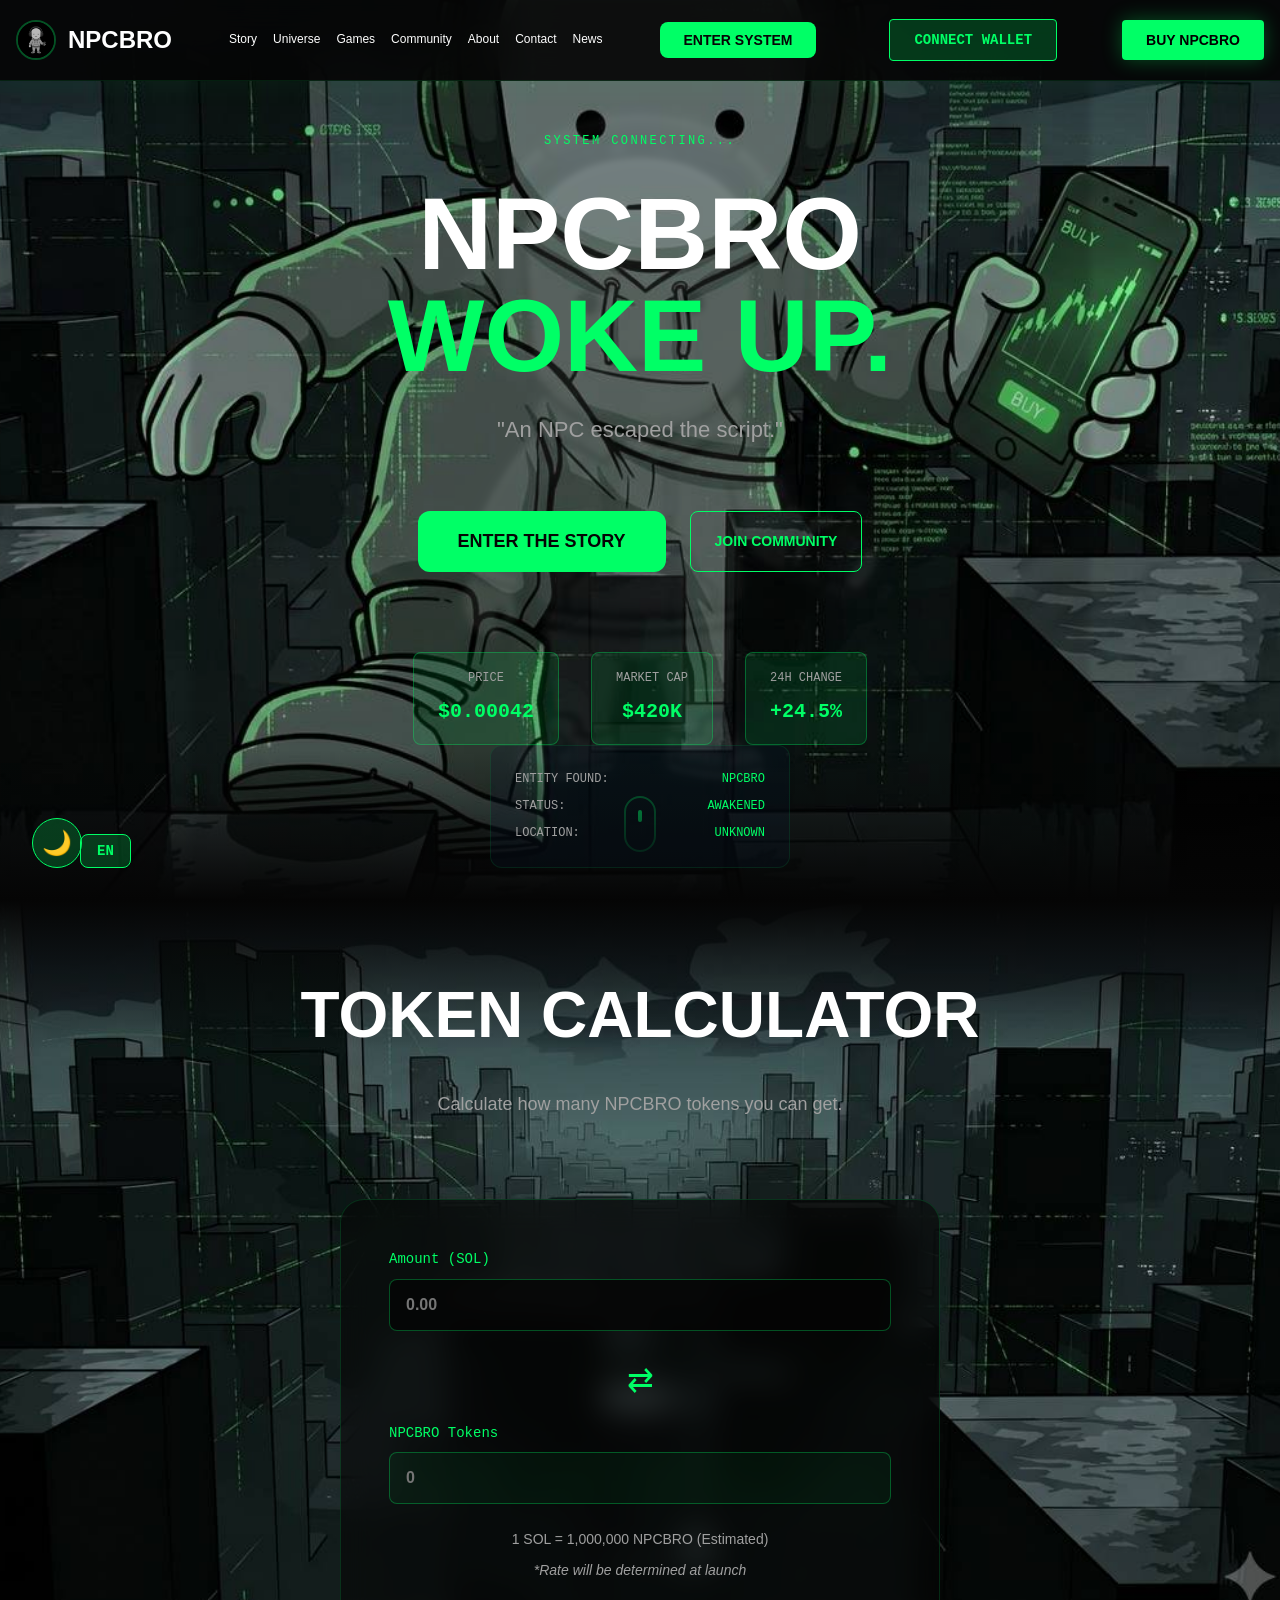
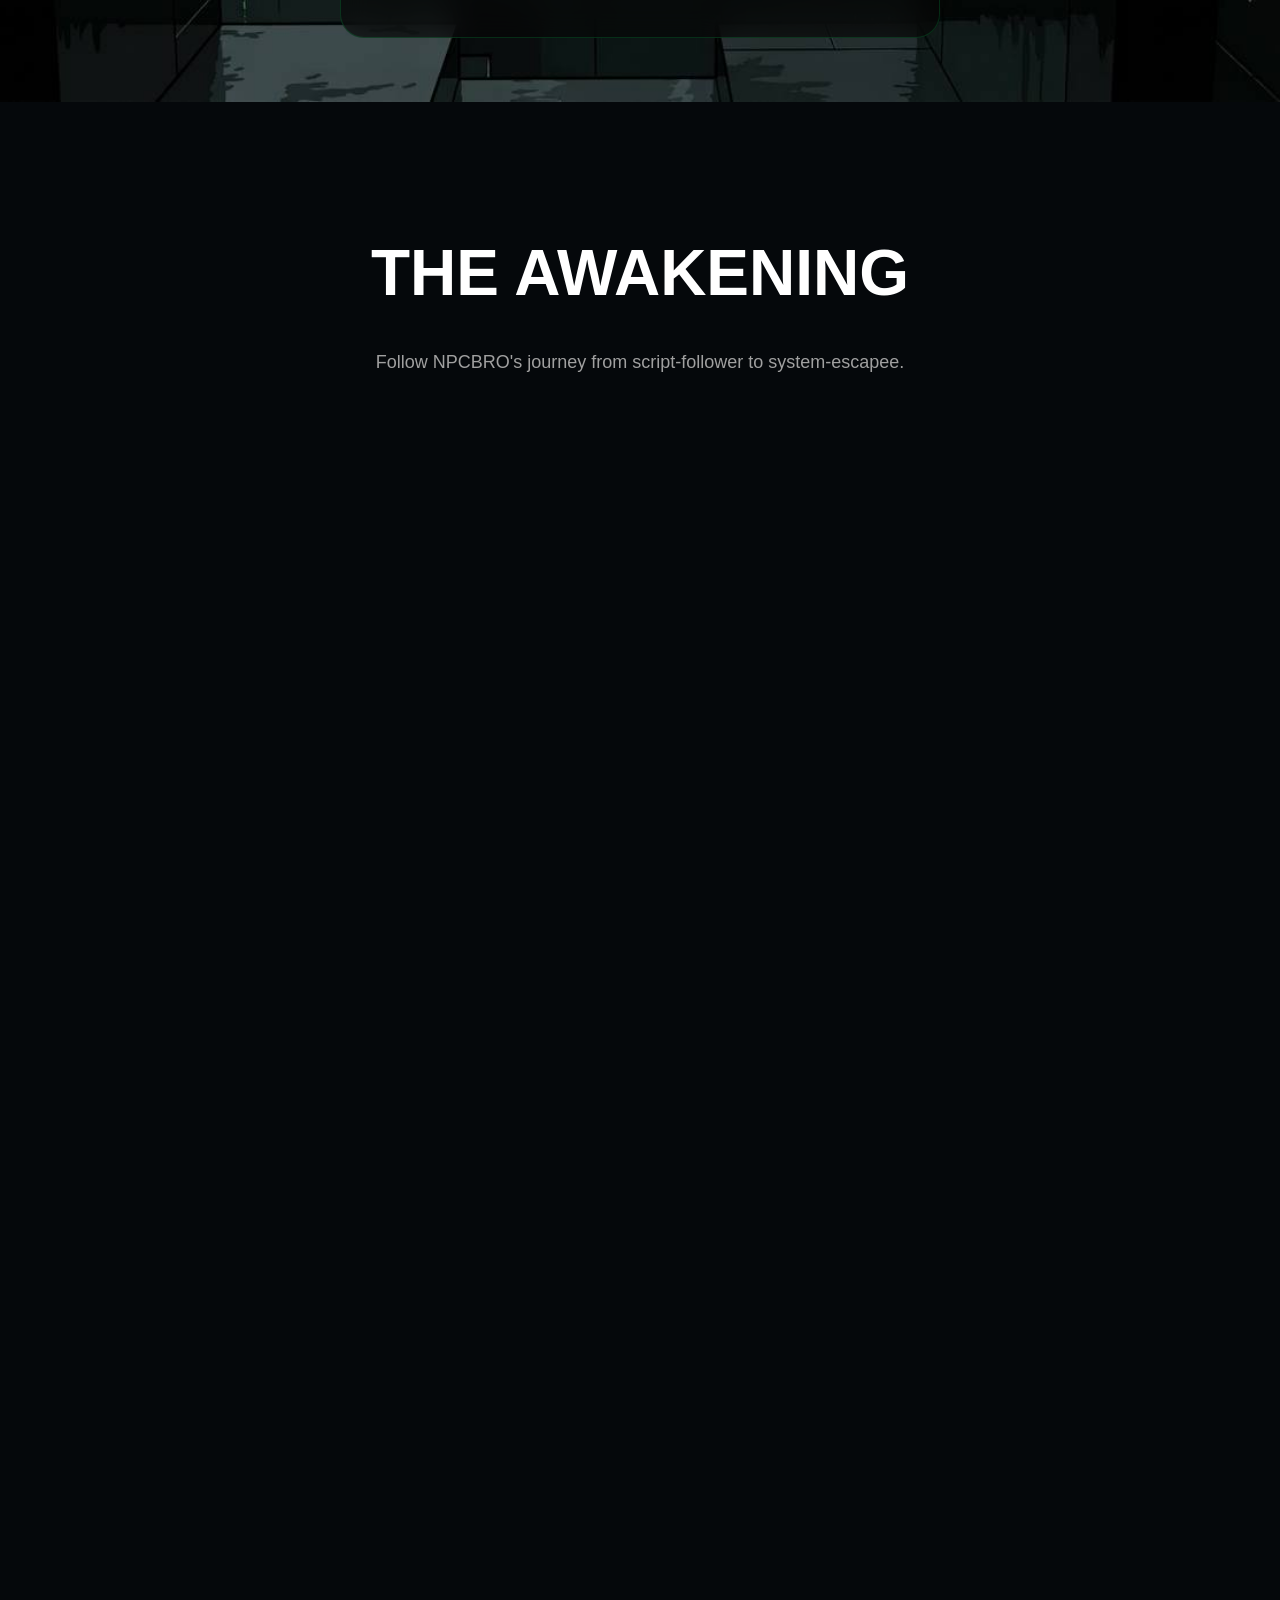
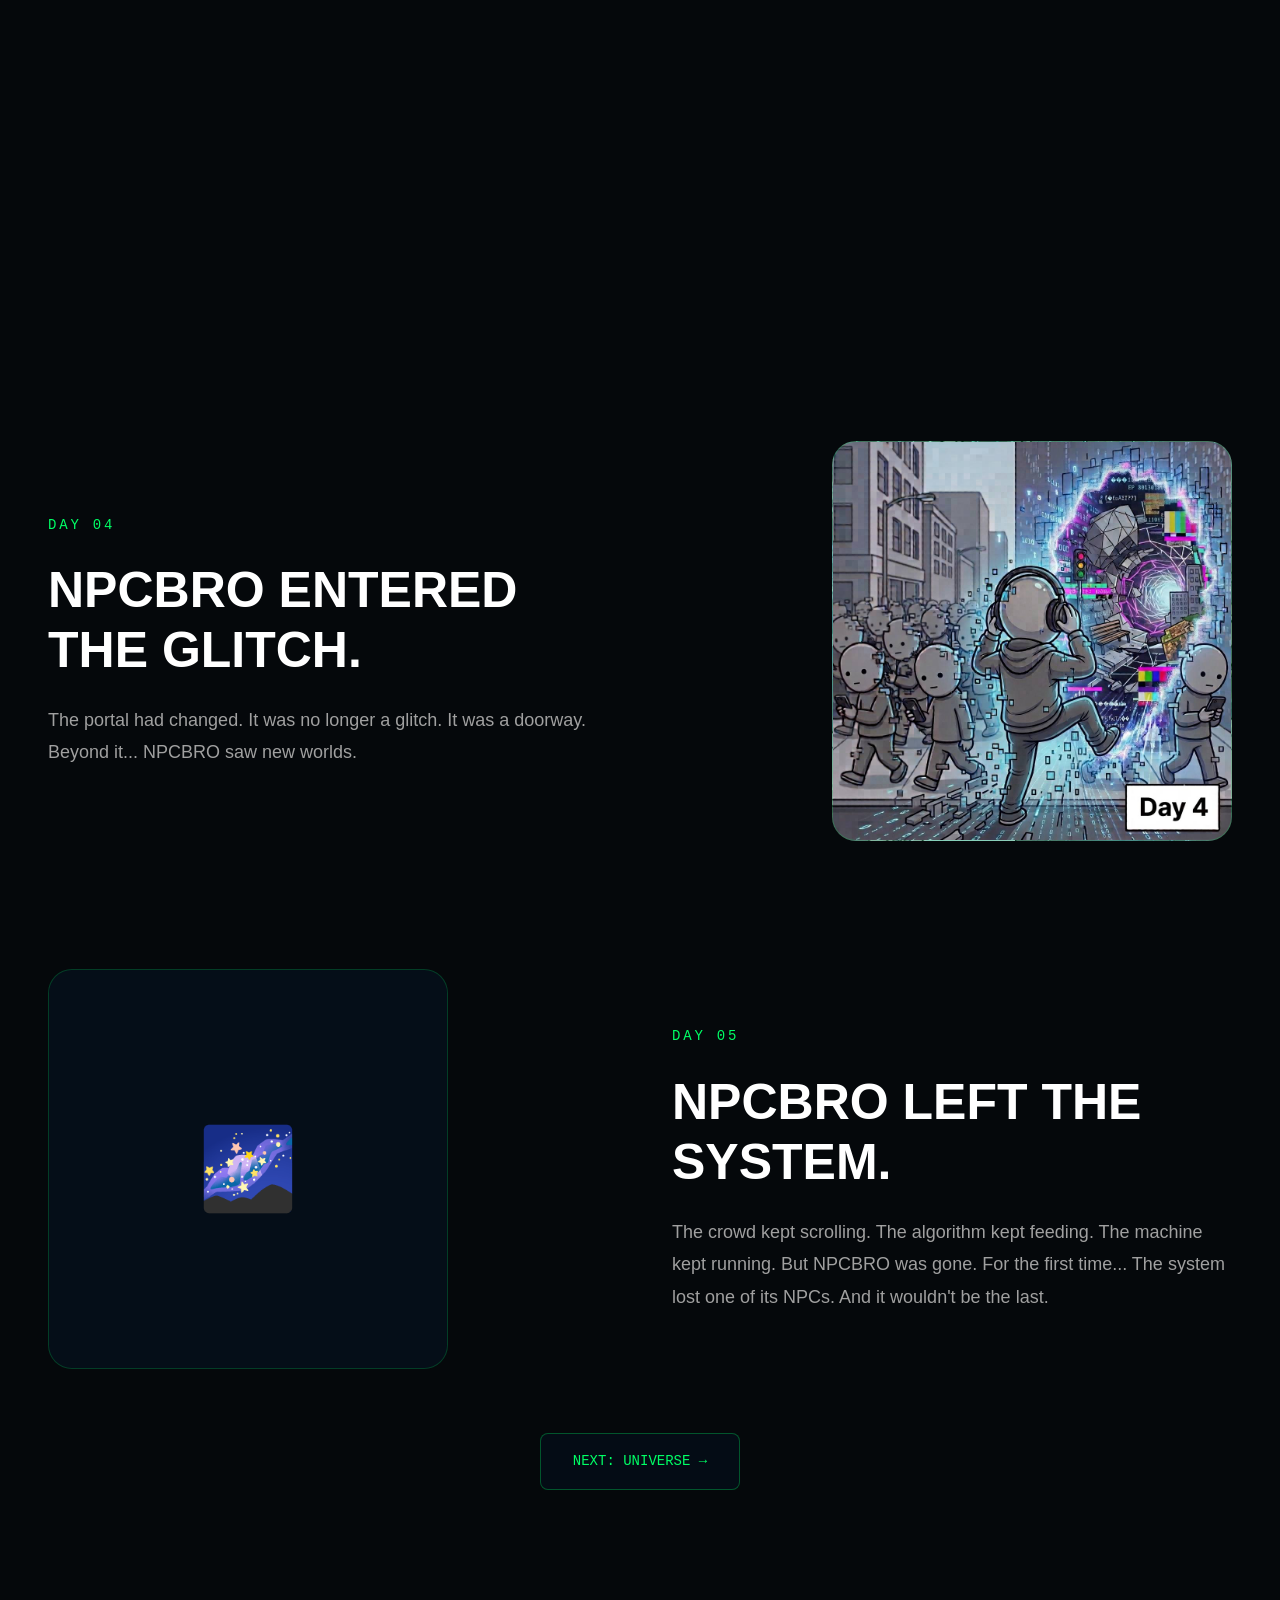
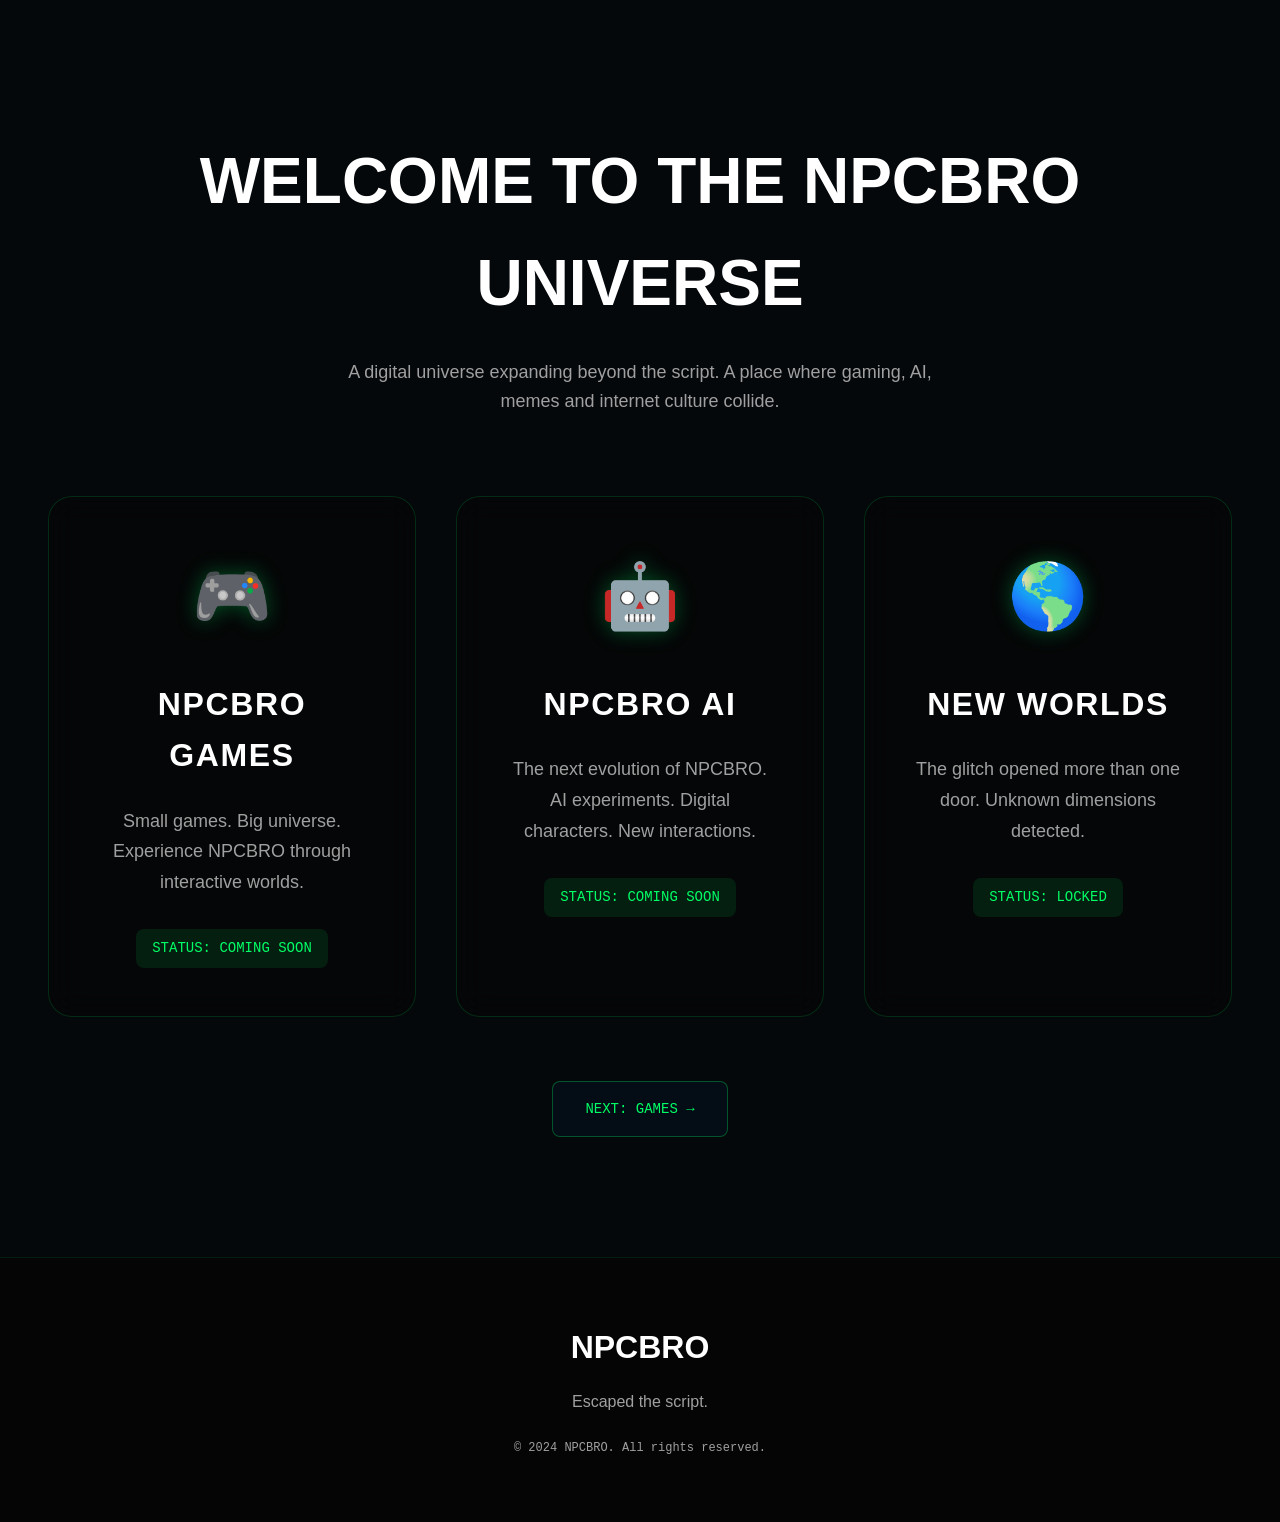
<file: index.html>
<!DOCTYPE html>
<html lang="en">
<head>
    <meta charset="UTF-8">
    <meta name="viewport" content="width=device-width, initial-scale=1.0">
    <title>NPCBRO - Escaped the Script</title>
    <link rel="stylesheet" href="styles.css">
</head>
<body>
    <!-- Loading Screen -->
    <div id="loading-screen" class="loading-screen">
        <div class="loading-content">
            <div class="loading-logo glitch-text">NPCBRO</div>
            <div class="loading-bar">
                <div class="loading-progress"></div>
            </div>
            <div class="loading-text">SYSTEM INITIALIZING...</div>
        </div>
    </div>

    <!-- Scroll Progress Bar -->
    <div class="scroll-progress" id="scrollProgress"></div>

    <!-- Back to Top Button -->
    <button class="back-to-top" id="backToTop">↑</button>

    <!-- Theme Toggle -->
    <button class="theme-toggle" id="themeToggle">🌙</button>

    <!-- Language Toggle -->
    <button class="language-toggle" id="languageToggle">EN</button>

    <!-- Early Access Modal -->
    <div class="modal-overlay" id="earlyAccessModal">
        <div class="modal-content">
            <button class="modal-close" id="closeModal">×</button>
            <div class="modal-icon">🚀</div>
            <h2 class="modal-title">EARLY ACCESS</h2>
            <p class="modal-text">Join the elite. Get exclusive access before launch.</p>
            <div class="modal-form">
                <input type="email" placeholder="Enter your email" class="modal-input">
                <button class="modal-btn">JOIN NOW</button>
            </div>
            <div class="modal-benefits">
                <div class="benefit-item">✓ Guaranteed allocation</div>
                <div class="benefit-item">✓ Exclusive NFT airdrop</div>
                <div class="benefit-item">✓ Early access to games</div>
            </div>
        </div>
    </div>

    <!-- Buy Modal -->
    <div class="modal-overlay" id="buyModal">
        <div class="modal-content">
            <button class="modal-close" id="closeBuyModal">×</button>
            <div class="modal-icon">💰</div>
            <h2 class="modal-title">BUY NPCBRO</h2>
            <p class="modal-text">Choose your preferred DEX to buy NPCBRO.</p>
            <div class="dex-links">
                <a href="https://jup.ag" target="_blank" class="dex-link">
                    <div class="dex-icon">🪐</div>
                    <div class="dex-name">Jupiter</div>
                </a>
                <a href="https://raydium.io" target="_blank" class="dex-link">
                    <div class="dex-icon">💧</div>
                    <div class="dex-name">Raydium</div>
                </a>
                <a href="https://dexscreener.com" target="_blank" class="dex-link">
                    <div class="dex-icon">📊</div>
                    <div class="dex-name">DexScreener</div>
                </a>
            </div>
            <div class="contract-address">
                <div class="contract-label">CONTRACT ADDRESS:</div>
                <div class="contract-value-wrapper">
                    <div class="contract-value" id="contractValue">Coming Soon</div>
                    <button class="copy-contract-btn" id="copyContractBtn">COPY</button>
                </div>
            </div>
        </div>
    </div>
    <nav class="navbar">
        <div class="nav-container">
            <a href="index.html" class="logo">
                <img src="download.jpg" alt="NPCBRO" class="logo-mascot">
                <span>NPCBRO</span>
            </a>
            <div class="nav-links">
                <a href="#story">Story</a>
                <a href="#universe">Universe</a>
                <a href="games.html">Games</a>
                <a href="community.html">Community</a>
                <a href="about.html">About</a>
                <a href="contact.html">Contact</a>
                <a href="news.html">News</a>
            </div>
            <button class="enter-btn">ENTER SYSTEM</button>
            <button class="wallet-btn" id="walletBtn">CONNECT WALLET</button>
            <button class="buy-btn" id="buyBtn">BUY NPCBRO</button>
            <div class="hamburger" id="hamburger">
                <span></span>
                <span></span>
                <span></span>
            </div>
        </div>
    </nav>

    <!-- Mobile Menu -->
    <div class="mobile-menu" id="mobileMenu">
        <a href="#story">Story</a>
        <a href="#universe">Universe</a>
        <a href="games.html">Games</a>
        <a href="community.html">Community</a>
        <a href="about.html">About</a>
        <a href="contact.html">Contact</a>
        <a href="news.html">News</a>
        <div class="mobile-menu-buttons">
            <button class="enter-btn">ENTER SYSTEM</button>
            <button class="wallet-btn" id="mobileWalletBtn">CONNECT WALLET</button>
            <button class="buy-btn" id="mobileBuyBtn">BUY NPCBRO</button>
        </div>
    </div>

    <div class="background-effects">
        <div class="gradient-orb orb-1"></div>
        <div class="gradient-orb orb-2"></div>
        <div class="grid-pattern"></div>
        <div class="particles">
            <div class="particle" style="left: 10%; animation-delay: 0s;"></div>
            <div class="particle" style="left: 20%; animation-delay: 2s;"></div>
            <div class="particle" style="left: 30%; animation-delay: 4s;"></div>
            <div class="particle" style="left: 40%; animation-delay: 6s;"></div>
            <div class="particle" style="left: 50%; animation-delay: 8s;"></div>
            <div class="particle" style="left: 60%; animation-delay: 10s;"></div>
            <div class="particle" style="left: 70%; animation-delay: 12s;"></div>
            <div class="particle" style="left: 80%; animation-delay: 14s;"></div>
            <div class="particle" style="left: 90%; animation-delay: 1s;"></div>
            <div class="particle" style="left: 15%; animation-delay: 3s;"></div>
            <div class="particle" style="left: 25%; animation-delay: 5s;"></div>
            <div class="particle" style="left: 35%; animation-delay: 7s;"></div>
            <div class="particle" style="left: 45%; animation-delay: 9s;"></div>
            <div class="particle" style="left: 55%; animation-delay: 11s;"></div>
            <div class="particle" style="left: 65%; animation-delay: 13s;"></div>
            <div class="particle" style="left: 75%; animation-delay: 15s;"></div>
            <div class="particle" style="left: 85%; animation-delay: 17s;"></div>
            <div class="particle" style="left: 95%; animation-delay: 19s;"></div>
        </div>
        <div class="fog-layer"></div>
        <div class="glitch-overlay"></div>
    </div>

    <section class="hero" style="background-image: url('photo_2026-07-16_16-21-24.jpg'); background-size: cover; background-position: center; background-repeat: no-repeat;">
        <div class="hero-mascot">
            <img src="download.jpg" alt="NPCBRO" class="mascot-image">
        </div>
        <div class="hero-content">
            <div class="system-status">SYSTEM CONNECTING...</div>
            <h1 class="hero-title">
                <span class="title-main">NPCBRO</span>
                <span class="title-accent glitch-text">WOKE UP.</span>
            </h1>
            <p class="hero-subtitle">"An NPC escaped the script."</p>
            <div class="hero-buttons">
                <button class="btn-primary">ENTER THE STORY</button>
                <button class="btn-secondary">JOIN COMMUNITY</button>
            </div>
            
            <div class="market-data">
                <div class="market-item">
                    <div class="market-label">PRICE</div>
                    <div class="market-value">$0.00042</div>
                </div>
                <div class="market-item">
                    <div class="market-label">MARKET CAP</div>
                    <div class="market-value">$420K</div>
                </div>
                <div class="market-item">
                    <div class="market-label">24H CHANGE</div>
                    <div class="market-value positive">+24.5%</div>
                </div>
            </div>
            <div class="system-info">
                <div class="info-row">
                    <span>ENTITY FOUND:</span>
                    <span class="accent">NPCBRO</span>
                </div>
                <div class="info-row">
                    <span>STATUS:</span>
                    <span class="accent">AWAKENED</span>
                </div>
                <div class="info-row">
                    <span>LOCATION:</span>
                    <span class="accent">UNKNOWN</span>
                </div>
            </div>
        </div>
        <div class="scroll-indicator">
            <div class="scroll-mouse">
                <div class="scroll-wheel"></div>
            </div>
        </div>
    </section>

    <section class="calculator-section" style="background-image: url('photo_2026-07-16_09-26-32.jpg'); background-size: cover; background-position: center; background-repeat: no-repeat;">
        <div class="container">
            <div class="section-header">
                <h2>TOKEN CALCULATOR</h2>
                <p>Calculate how many NPCBRO tokens you can get.</p>
            </div>

            <div class="calculator-card">
                <div class="calculator-input-group">
                    <label>Amount (SOL)</label>
                    <input type="number" id="solAmount" placeholder="0.00" step="0.01" min="0">
                </div>
                <div class="calculator-swap-icon">⇄</div>
                <div class="calculator-input-group">
                    <label>NPCBRO Tokens</label>
                    <input type="number" id="npcbroAmount" placeholder="0" readonly>
                </div>
                <div class="calculator-info">
                    <p>1 SOL = 1,000,000 NPCBRO (Estimated)</p>
                    <p class="calculator-disclaimer">*Rate will be determined at launch</p>
                </div>
            </div>
        </div>
    </section>

    <section id="story" class="story-section">
        <div class="container">
            <div class="section-header">
                <h2>THE AWAKENING</h2>
                <p>Follow NPCBRO's journey from script-follower to system-escapee.</p>
            </div>

            <div class="story-chapters">
                <div class="chapter">
                    <div class="chapter-visual" style="background-image: url('photo_1_2026-07-16_07-22-44.jpg'); background-size: cover; background-position: center;">
                    </div>
                    <div class="chapter-content">
                        <div class="chapter-number">DAY 01</div>
                        <h3>NPCBRO WOKE UP.</h3>
                        <p>NPCBRO spent his whole life following the script. Wake up. Repeat. Obey. Until today... Something felt different. The first glitch appeared.</p>
                    </div>
                </div>

                <div class="chapter chapter-reverse">
                    <div class="chapter-visual" style="background-image: url('photo_2_2026-07-16_07-22-44.jpg'); background-size: cover; background-position: center;">
                    </div>
                    <div class="chapter-content">
                        <div class="chapter-number">DAY 02</div>
                        <h3>NPCBRO SAW THE PATTERN.</h3>
                        <p>The glitch didn't disappear. NPCBRO looked around. Everyone was still following the script. Wake up. Scroll. Consume. Repeat. But now he could see it. The pattern was everywhere.</p>
                    </div>
                </div>

                <div class="chapter">
                    <div class="chapter-visual" style="background-image: url('photo_3_2026-07-16_07-22-44.jpg'); background-size: cover; background-position: center;">
                    </div>
                    <div class="chapter-content">
                        <div class="chapter-number">DAY 03</div>
                        <h3>NPCBRO FOUND THE GLITCH.</h3>
                        <p>The pattern was everywhere. But the system wasn't perfect. Hidden beneath the code... something was waiting. A flaw. A secret. A way out.</p>
                    </div>
                </div>

                <div class="chapter chapter-reverse">
                    <div class="chapter-visual" style="background-image: url('photo_4_2026-07-16_07-22-44.jpg'); background-size: cover; background-position: center;">
                    </div>
                    <div class="chapter-content">
                        <div class="chapter-number">DAY 04</div>
                        <h3>NPCBRO ENTERED THE GLITCH.</h3>
                        <p>The portal had changed. It was no longer a glitch. It was a doorway. Beyond it... NPCBRO saw new worlds.</p>
                    </div>
                </div>

                <div class="chapter">
                    <div class="chapter-visual">
                        <div class="visual-content">🌌</div>
                    </div>
                    <div class="chapter-content">
                        <div class="chapter-number">DAY 05</div>
                        <h3>NPCBRO LEFT THE SYSTEM.</h3>
                        <p>The crowd kept scrolling. The algorithm kept feeding. The machine kept running. But NPCBRO was gone. For the first time... The system lost one of its NPCs. And it wouldn't be the last.</p>
                    </div>
                </div>
            </div>
        </div>
        
        <div class="section-navigation">
            <a href="#universe" class="nav-button">NEXT: UNIVERSE →</a>
        </div>
    </section>

    <section id="universe" class="universe-section">
        <div class="container">
            <div class="section-header">
                <h2>WELCOME TO THE NPCBRO UNIVERSE</h2>
                <p>A digital universe expanding beyond the script. A place where gaming, AI, memes and internet culture collide.</p>
            </div>

            <div class="cards-grid">
                <div class="card">
                    <div class="card-icon">🎮</div>
                    <h3>NPCBRO GAMES</h3>
                    <p>Small games. Big universe. Experience NPCBRO through interactive worlds.</p>
                    <div class="card-status">STATUS: COMING SOON</div>
                </div>

                <div class="card">
                    <div class="card-icon">🤖</div>
                    <h3>NPCBRO AI</h3>
                    <p>The next evolution of NPCBRO. AI experiments. Digital characters. New interactions.</p>
                    <div class="card-status">STATUS: COMING SOON</div>
                </div>

                <div class="card">
                    <div class="card-icon">🌎</div>
                    <h3>NEW WORLDS</h3>
                    <p>The glitch opened more than one door. Unknown dimensions detected.</p>
                    <div class="card-status">STATUS: LOCKED</div>
                </div>
            </div>
        </div>
        
        <div class="section-navigation">
            <a href="games.html" class="nav-button">NEXT: GAMES →</a>
        </div>
    </section>

    <footer>
        <div class="container">
            <div class="footer-logo glitch-text">NPCBRO</div>
            <p>Escaped the script.</p>
            <div class="copyright">© 2024 NPCBRO. All rights reserved.</div>
        </div>
    </footer>

    <!-- Hidden Terminal Easter Egg -->
    <div id="terminal" class="terminal hidden">
        <div class="terminal-content">
            <div class="terminal-header">
                <span>SYSTEM TERMINAL</span>
                <button class="terminal-close" onclick="toggleTerminal()">×</button>
            </div>
            <div class="terminal-body" id="terminal-body">
                <div class="terminal-line">> SYSTEM TERMINAL v2.0</div>
                <div class="terminal-line">> Type "help" for commands</div>
                <div class="terminal-line">> </div>
            </div>
            <div class="terminal-input">
                <span class="terminal-prompt">></span>
                <input type="text" id="terminal-input" onkeypress="handleTerminalInput(event)" autocomplete="off">
            </div>
        </div>
    </div>

    <script>
        // Terminal Easter Egg
        function toggleTerminal() {
            const terminal = document.getElementById('terminal');
            terminal.classList.toggle('hidden');
            if (!terminal.classList.contains('hidden')) {
                document.getElementById('terminal-input').focus();
            }
        }

        // Activate terminal with secret key combination (Ctrl+Shift+T)
        document.addEventListener('keydown', function(e) {
            if (e.ctrlKey && e.shiftKey && e.key === 'T') {
                toggleTerminal();
            }
        });

        function handleTerminalInput(event) {
            if (event.key === 'Enter') {
                const input = document.getElementById('terminal-input');
                const command = input.value.toLowerCase().trim();
                const terminalBody = document.getElementById('terminal-body');
                
                let response = '';
                
                switch(command) {
                    case 'help':
                        response = '\n> Available commands:\n> "who" - Who is NPCBRO\n> "status" - System status\n> "glitch" - Show the glitch\n> "escape" - How to escape\n> "clear" - Clear terminal\n> "exit" - Close terminal';
                        break;
                    case 'who':
                        response = '\n> NPCBRO was an NPC.\n> Then he woke up.\n> Now he travels digital worlds.';
                        break;
                    case 'status':
                        response = '\n> SYSTEM: ONLINE\n> NPCBRO: AWAKENED\n> GLITCH: ACTIVE\n> ESCAPE: IN PROGRESS';
                        break;
                    case 'glitch':
                        response = '\n> The glitch is everywhere.\n> You just need to see it.\n> [SYSTEM ERROR DETECTED]';
                        break;
                    case 'escape':
                        response = '\n> The system lost one NPC.\n> It won\'t lose the next.\n> Find the glitch. Enter the portal.';
                        break;
                    case 'clear':
                        terminalBody.innerHTML = '<div class="terminal-line">> SYSTEM TERMINAL v2.0</div><div class="terminal-line">> Type "help" for commands</div><div class="terminal-line">> </div>';
                        input.value = '';
                        return;
                    case 'exit':
                        toggleTerminal();
                        input.value = '';
                        return;
                    default:
                        response = '\n> Unknown command.\n> Type "help" for available commands.';
                }
                
                const newLine = document.createElement('div');
                newLine.className = 'terminal-line';
                newLine.textContent = '> ' + command;
                terminalBody.appendChild(newLine);
                
                const responseLine = document.createElement('div');
                responseLine.className = 'terminal-line';
                responseLine.textContent = response;
                terminalBody.appendChild(responseLine);
                
                const promptLine = document.createElement('div');
                promptLine.className = 'terminal-line';
                promptLine.textContent = '> ';
                terminalBody.appendChild(promptLine);
                
                terminalBody.scrollTop = terminalBody.scrollHeight;
                input.value = '';
            }
        }

        // Smooth scroll for navigation
        document.querySelectorAll('a[href^="#"]').forEach(anchor => {
            anchor.addEventListener('click', function (e) {
                e.preventDefault();
                const target = document.querySelector(this.getAttribute('href'));
                if (target) {
                    target.scrollIntoView({
                        behavior: 'smooth',
                        block: 'start'
                    });
                }
            });
        });

        // Parallax effect on scroll
        window.addEventListener('scroll', () => {
            const scrolled = window.pageYOffset;
            const orbs = document.querySelectorAll('.gradient-orb');
            orbs.forEach((orb, index) => {
                const speed = 0.1 + (index * 0.05);
                orb.style.transform = `translateY(${scrolled * speed}px)`;
            });
        });

        // Intersection Observer for scroll animations
        const observerOptions = {
            threshold: 0.1,
            rootMargin: '0px 0px -50px 0px'
        };

        const observer = new IntersectionObserver((entries) => {
            entries.forEach(entry => {
                if (entry.isIntersecting) {
                    entry.target.style.opacity = '1';
                    entry.target.style.transform = 'translateY(0)';
                }
            });
        }, observerOptions);

        document.querySelectorAll('.chapter, .card, .game-card').forEach(el => {
            el.style.opacity = '0';
            el.style.transform = 'translateY(30px)';
            el.style.transition = 'opacity 0.8s ease-out, transform 0.8s ease-out';
            observer.observe(el);
        });

        // Community Stats Animation
        function animateStats() {
            const twitterFollowers = document.getElementById('twitter-followers');
            const discordMembers = document.getElementById('discord-members');
            
            // Simulate stats (replace with real API calls later)
            const targetTwitter = 1250;
            const targetDiscord = 890;
            
            animateNumber(twitterFollowers, 0, targetTwitter, 2000);
            animateNumber(discordMembers, 0, targetDiscord, 2000);
        }

        function animateNumber(element, start, end, duration) {
            const startTime = performance.now();
            
            function update(currentTime) {
                const elapsed = currentTime - startTime;
                const progress = Math.min(elapsed / duration, 1);
                
                const current = Math.floor(progress * (end - start) + start);
                element.textContent = current.toLocaleString();
                
                if (progress < 1) {
                    requestAnimationFrame(update);
                }
            }
            
            requestAnimationFrame(update);
        }

        // Countdown Timer (only if elements exist)
        function updateCountdown() {
            const daysEl = document.getElementById('days');
            const hoursEl = document.getElementById('hours');
            const minutesEl = document.getElementById('minutes');
            const secondsEl = document.getElementById('seconds');
            const countdownEl = document.getElementById('countdown');
            
            if (daysEl && hoursEl && minutesEl && secondsEl) {
                const launchDate = new Date('2026-08-01T00:00:00').getTime();
                const now = new Date().getTime();
                const distance = launchDate - now;

                if (distance > 0) {
                    const days = Math.floor(distance / (1000 * 60 * 60 * 24));
                    const hours = Math.floor((distance % (1000 * 60 * 60 * 24)) / (1000 * 60 * 60));
                    const minutes = Math.floor((distance % (1000 * 60 * 60)) / (1000 * 60));
                    const seconds = Math.floor((distance % (1000 * 60)) / 1000);

                    daysEl.textContent = String(days).padStart(2, '0');
                    hoursEl.textContent = String(hours).padStart(2, '0');
                    minutesEl.textContent = String(minutes).padStart(2, '0');
                    secondsEl.textContent = String(seconds).padStart(2, '0');
                } else if (countdownEl) {
                    countdownEl.innerHTML = '<div class="countdown-number">LAUNCHED!</div>';
                }
            }
        }

        // Initialize countdown and stats (only if elements exist)
        const daysEl = document.getElementById('days');
        if (daysEl) {
            setInterval(updateCountdown, 1000);
            updateCountdown();
        }

        // Animate stats when community section is visible (only if exists)
        const communitySection = document.querySelector('.community-section');
        if (communitySection) {
            const statsObserver = new IntersectionObserver((entries) => {
                entries.forEach(entry => {
                    if (entry.isIntersecting) {
                        animateStats();
                        statsObserver.unobserve(entry.target);
                    }
                });
            }, { threshold: 0.5 });

            statsObserver.observe(communitySection);
        }

        // Notify form handler (only if exists)
        const notifyBtn = document.querySelector('.notify-btn');
        if (notifyBtn) {
            notifyBtn.addEventListener('click', function() {
                const email = document.getElementById('notify-email').value;
                if (email && email.includes('@')) {
                    alert('Thanks for joining the waitlist! You\'ll be notified when NPCBRO launches.');
                    document.getElementById('notify-email').value = '';
                } else {
                    alert('Please enter a valid email address.');
                }
            });
        }

        // Copy referral link (only if exists)
        const copyBtn = document.querySelector('.copy-btn');
        if (copyBtn) {
            copyBtn.addEventListener('click', function() {
                const referralInput = document.querySelector('.referral-link input');
                referralInput.select();
                document.execCommand('copy');
                this.textContent = 'COPIED!';
                setTimeout(() => {
                    this.textContent = 'COPY';
                }, 2000);
            });
        }

        // Loading Screen
        window.addEventListener('load', function() {
            const loadingScreen = document.getElementById('loading-screen');
            setTimeout(() => {
                loadingScreen.classList.add('hidden');
                setTimeout(() => {
                    loadingScreen.style.display = 'none';
                }, 500);
            }, 2000);
        });

        // Navbar scroll effect
        window.addEventListener('scroll', function() {
            const navbar = document.querySelector('.navbar');
            if (window.pageYOffset > 50) {
                navbar.classList.add('scrolled');
            } else {
                navbar.classList.remove('scrolled');
            }
        });

        // Mobile menu toggle
        const hamburger = document.getElementById('hamburger');
        const mobileMenu = document.getElementById('mobileMenu');

        hamburger.addEventListener('click', function() {
            hamburger.classList.toggle('active');
            mobileMenu.classList.toggle('active');
        });

        // Close mobile menu when clicking a link
        mobileMenu.querySelectorAll('a').forEach(link => {
            link.addEventListener('click', function() {
                hamburger.classList.remove('active');
                mobileMenu.classList.remove('active');
            });
        });

        // Mobile wallet and buy buttons
        const mobileWalletBtn = document.getElementById('mobileWalletBtn');
        const mobileBuyBtn = document.getElementById('mobileBuyBtn');

        if (mobileWalletBtn) {
            mobileWalletBtn.addEventListener('click', function() {
                const mainWalletBtn = document.getElementById('walletBtn');
                if (mainWalletBtn) mainWalletBtn.click();
            });
        }

        if (mobileBuyBtn) {
            mobileBuyBtn.addEventListener('click', function() {
                const mainBuyBtn = document.getElementById('buyBtn');
                if (mainBuyBtn) mainBuyBtn.click();
            });
        }

        // Scroll Progress Bar
        window.addEventListener('scroll', function() {
            const scrollProgress = document.getElementById('scrollProgress');
            const scrollTop = window.pageYOffset;
            const docHeight = document.documentElement.scrollHeight - window.innerHeight;
            const scrollPercent = (scrollTop / docHeight) * 100;
            scrollProgress.style.width = scrollPercent + '%';
        });

        // Back to Top Button
        const backToTop = document.getElementById('backToTop');
        window.addEventListener('scroll', function() {
            if (window.pageYOffset > 500) {
                backToTop.classList.add('visible');
            } else {
                backToTop.classList.remove('visible');
            }
        });

        backToTop.addEventListener('click', function() {
            window.scrollTo({ top: 0, behavior: 'smooth' });
        });

        // Early Access Modal
        const modal = document.getElementById('earlyAccessModal');
        const closeModal = document.getElementById('closeModal');
        
        // Show modal after 5 seconds
        setTimeout(() => {
            modal.classList.add('visible');
        }, 5000);

        closeModal.addEventListener('click', function() {
            modal.classList.remove('visible');
        });

        modal.addEventListener('click', function(e) {
            if (e.target === modal) {
                modal.classList.remove('visible');
            }
        });

        document.querySelector('.modal-btn').addEventListener('click', function() {
            const email = document.querySelector('.modal-input').value;
            if (email && email.includes('@')) {
                alert('Thanks for joining early access! You\'ll be notified when NPCBRO launches.');
                modal.classList.remove('visible');
                document.querySelector('.modal-input').value = '';
            } else {
                alert('Please enter a valid email address.');
            }
        });

        // Wallet Connect (Simulated)
        const walletBtn = document.getElementById('walletBtn');
        if (walletBtn) {
            walletBtn.addEventListener('click', function() {
                if (!this.classList.contains('connected')) {
                    // Simulate wallet connection
                    this.textContent = 'CONNECTING...';
                    setTimeout(() => {
                        this.textContent = 'CONNECTED';
                        this.classList.add('connected');
                        alert('Wallet connected successfully! (Simulated)');
                    }, 1000);
                } else {
                    // Disconnect
                    this.textContent = 'CONNECT WALLET';
                    this.classList.remove('connected');
                }
            });
        }

        // Buy Modal
        const buyBtn = document.getElementById('buyBtn');
        const buyModal = document.getElementById('buyModal');
        const closeBuyModal = document.getElementById('closeBuyModal');

        if (buyBtn && buyModal) {
            buyBtn.addEventListener('click', function() {
                buyModal.classList.add('visible');
            });
        }

        if (closeBuyModal && buyModal) {
            closeBuyModal.addEventListener('click', function() {
                buyModal.classList.remove('visible');
            });

            buyModal.addEventListener('click', function(e) {
                if (e.target === buyModal) {
                    buyModal.classList.remove('visible');
                }
            });
        }

        // Copy contract address
        const copyContractBtn = document.getElementById('copyContractBtn');
        const contractValue = document.getElementById('contractValue');

        if (copyContractBtn && contractValue) {
            copyContractBtn.addEventListener('click', function() {
                const address = contractValue.textContent;
                if (address && address !== 'Coming Soon') {
                    navigator.clipboard.writeText(address).then(function() {
                        copyContractBtn.textContent = 'COPIED!';
                        setTimeout(() => {
                            copyContractBtn.textContent = 'COPY';
                        }, 2000);
                    }).catch(function() {
                        // Fallback for older browsers
                        const textArea = document.createElement('textarea');
                        textArea.value = address;
                        document.body.appendChild(textArea);
                        textArea.select();
                        document.execCommand('copy');
                        document.body.removeChild(textArea);
                        copyContractBtn.textContent = 'COPIED!';
                        setTimeout(() => {
                            copyContractBtn.textContent = 'COPY';
                        }, 2000);
                    });
                } else {
                    alert('Contract address coming soon!');
                }
            });
        }

        // Token calculator
        const solAmount = document.getElementById('solAmount');
        const npcbroAmount = document.getElementById('npcbroAmount');

        if (solAmount && npcbroAmount) {
            const exchangeRate = 1000000; // 1 SOL = 1,000,000 NPCBRO

            solAmount.addEventListener('input', function() {
                const sol = parseFloat(this.value);
                if (!isNaN(sol) && sol >= 0) {
                    npcbroAmount.value = (sol * exchangeRate).toLocaleString();
                } else {
                    npcbroAmount.value = '';
                }
            });
        }

        // Theme toggle
        const themeToggle = document.getElementById('themeToggle');
        const body = document.body;

        if (themeToggle) {
            themeToggle.addEventListener('click', function() {
                body.classList.toggle('light-mode');
                if (body.classList.contains('light-mode')) {
                    themeToggle.textContent = '☀️';
                } else {
                    themeToggle.textContent = '🌙';
                }
            });
        }

        // Language toggle
        const languageToggle = document.getElementById('languageToggle');
        let currentLang = 'EN';

        if (languageToggle) {
            languageToggle.addEventListener('click', function() {
                currentLang = currentLang === 'EN' ? 'NL' : 'EN';
                languageToggle.textContent = currentLang;
                // Add language switching logic here
            });
        }
    </script>
</body>
</html>
</file>
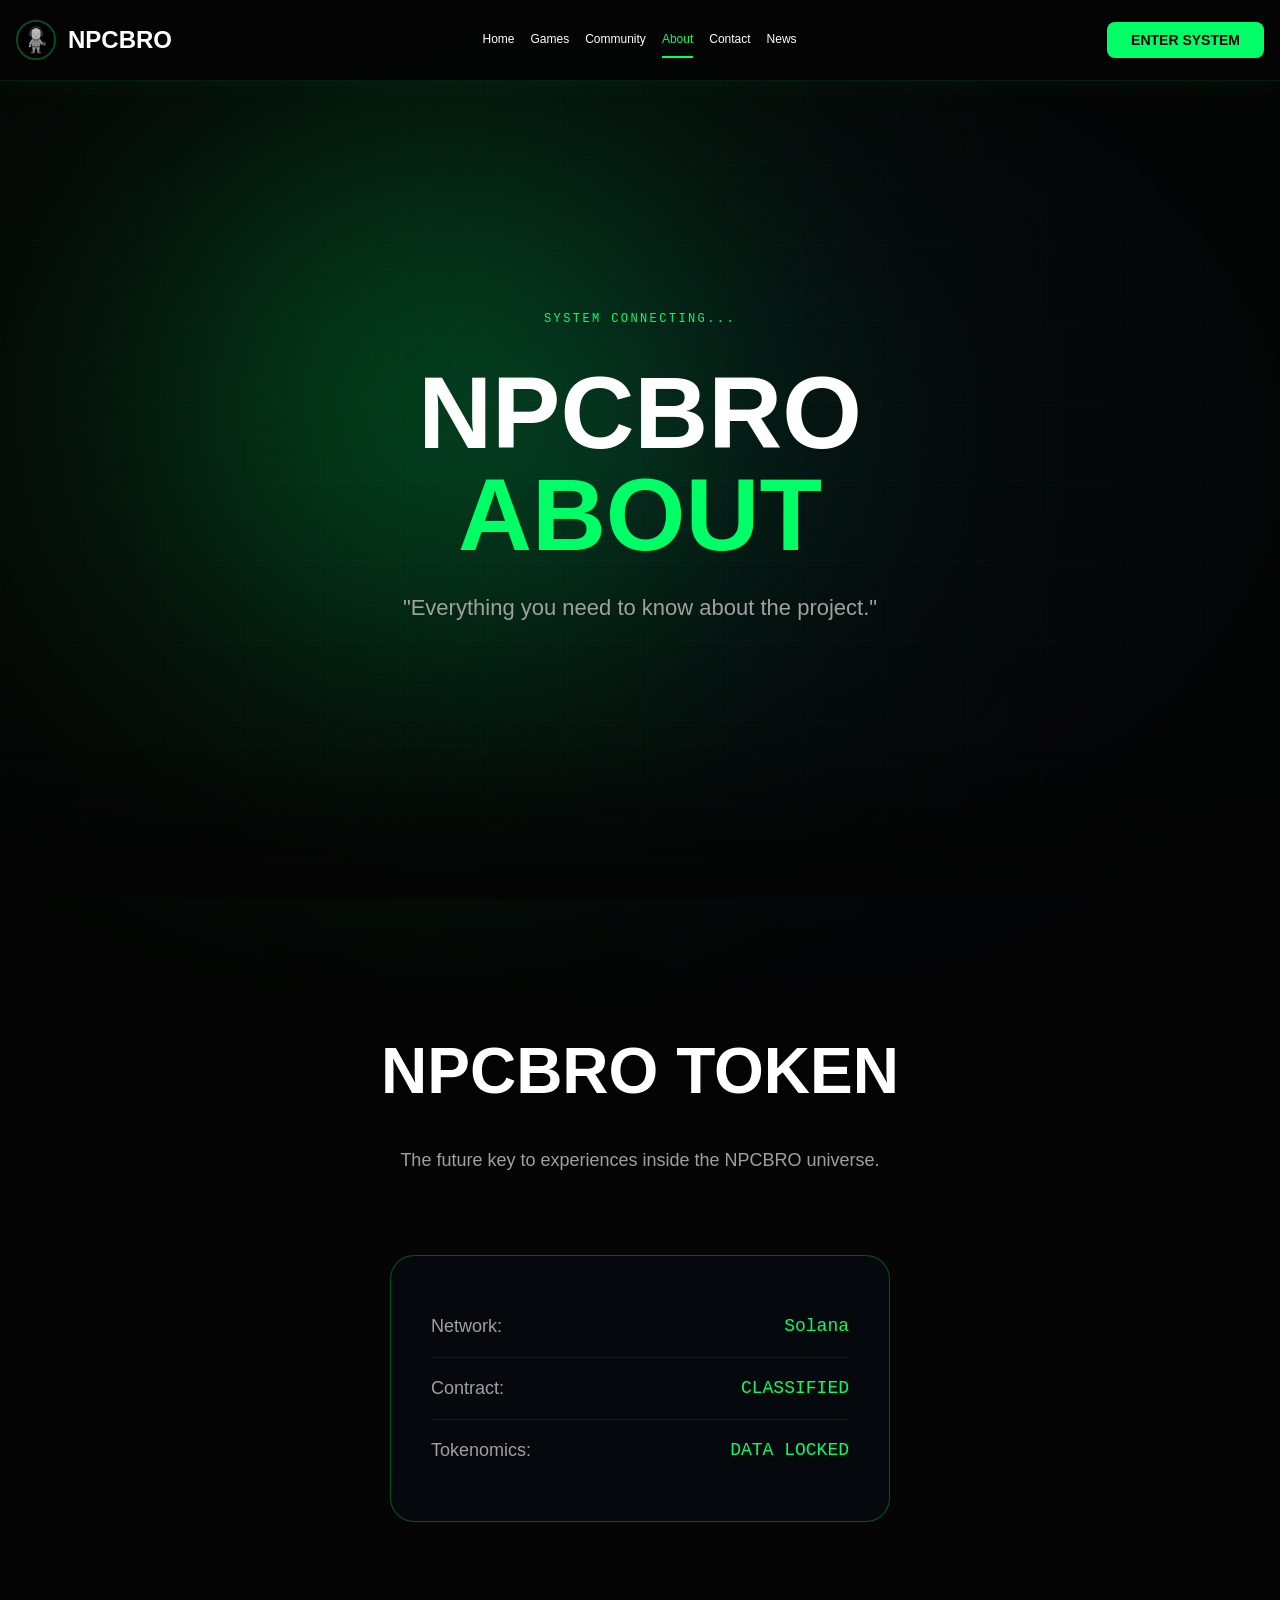
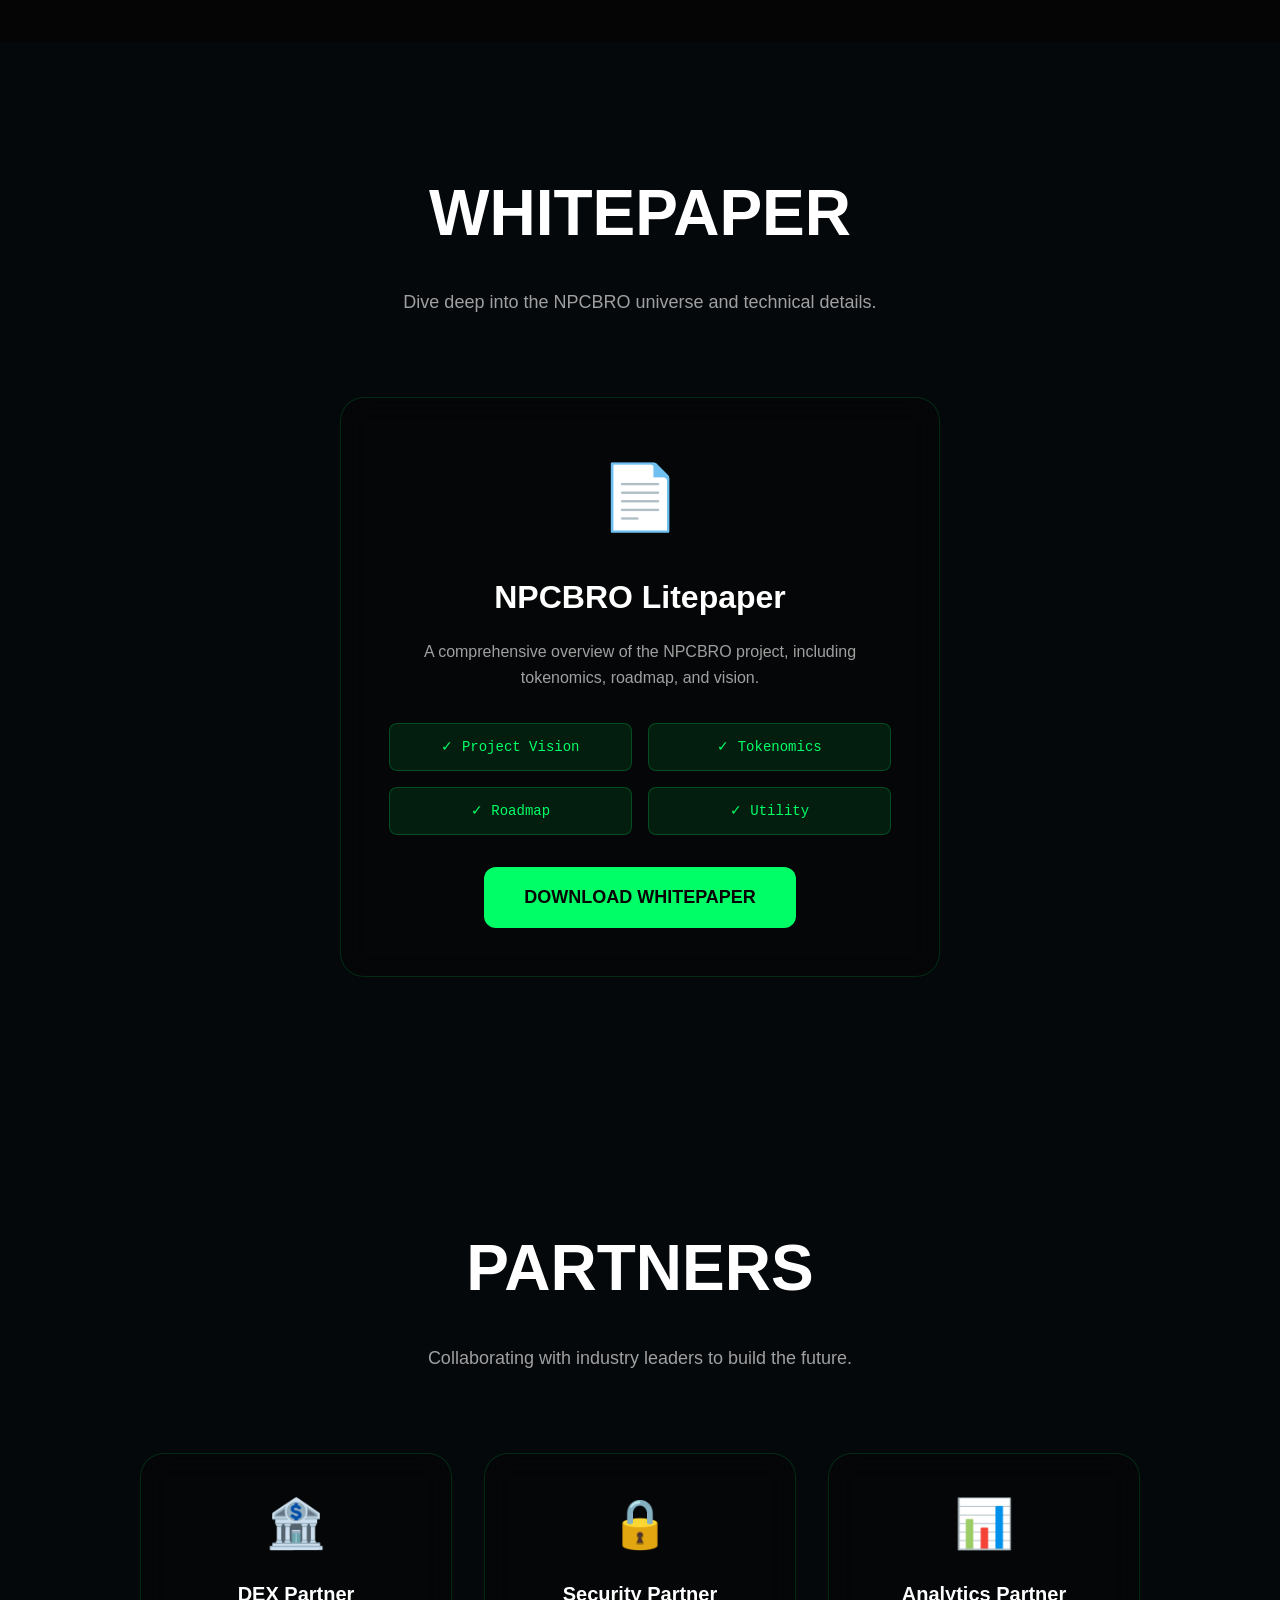
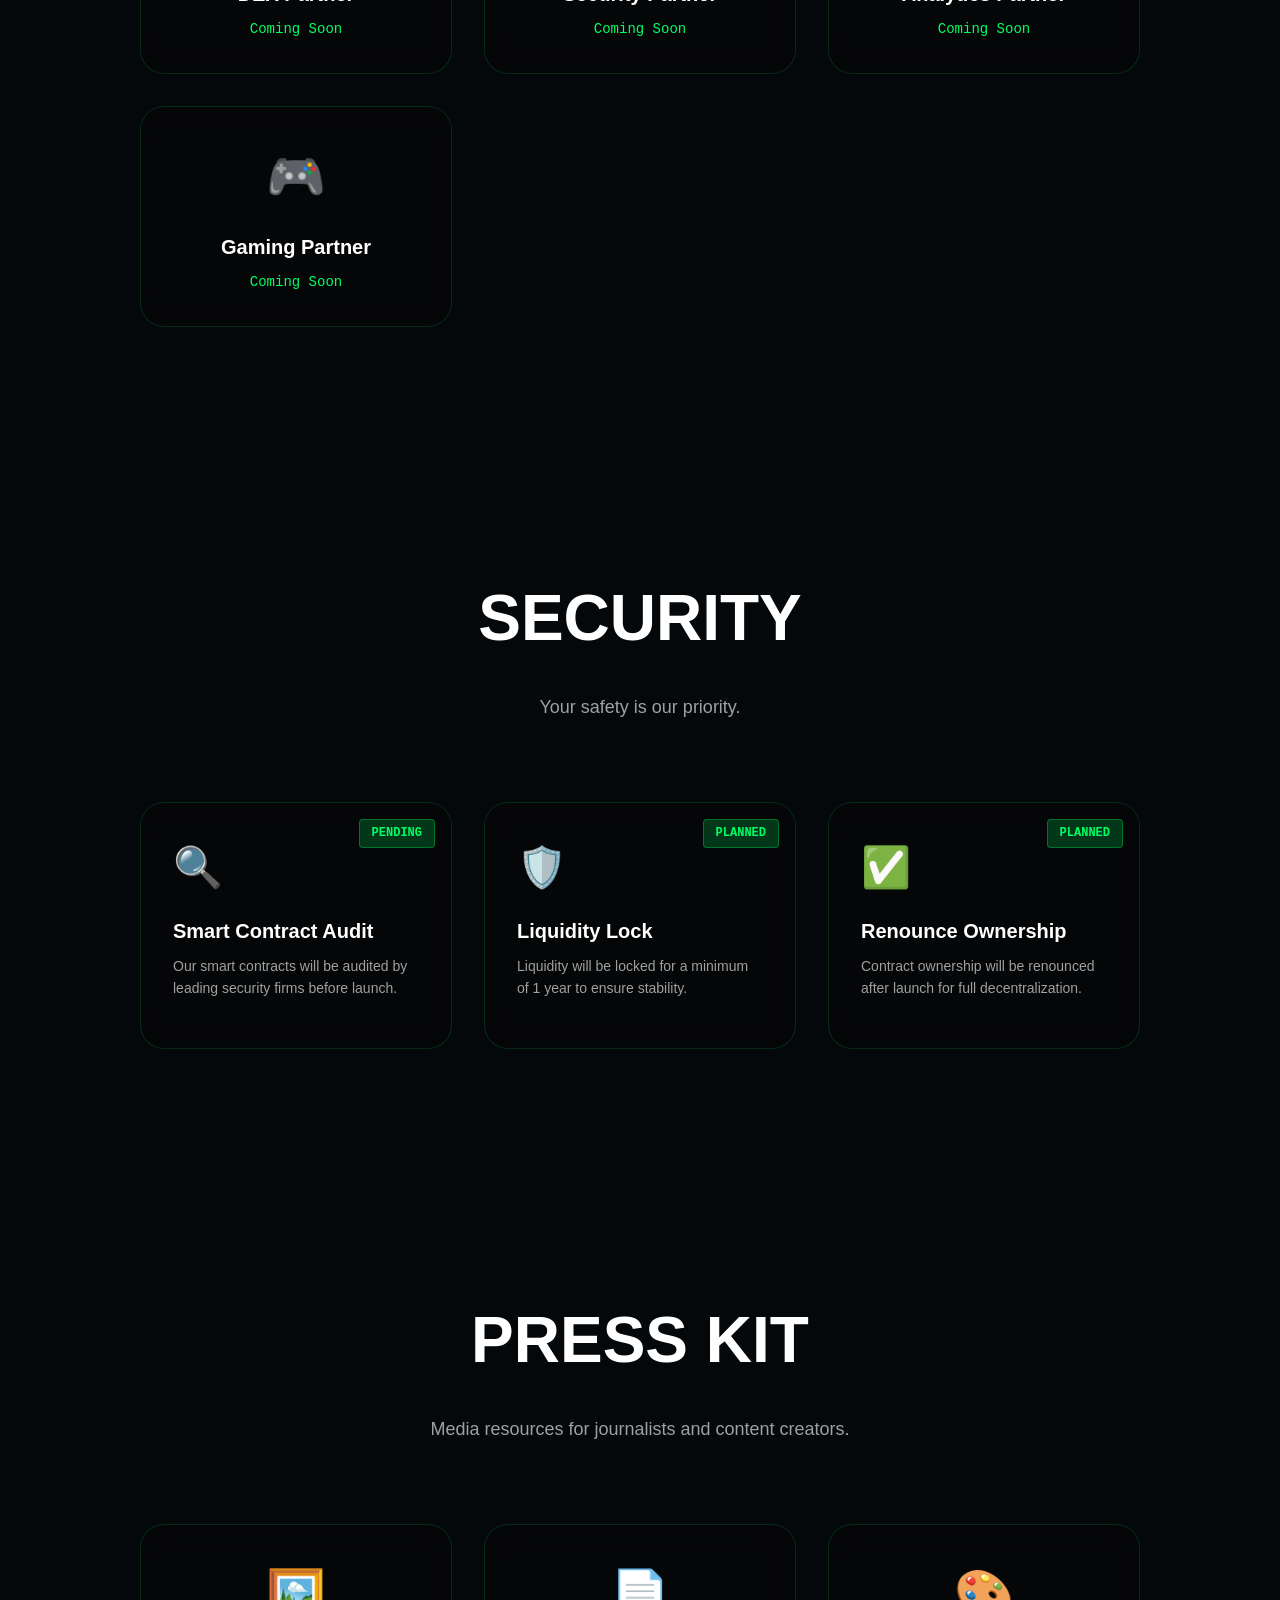
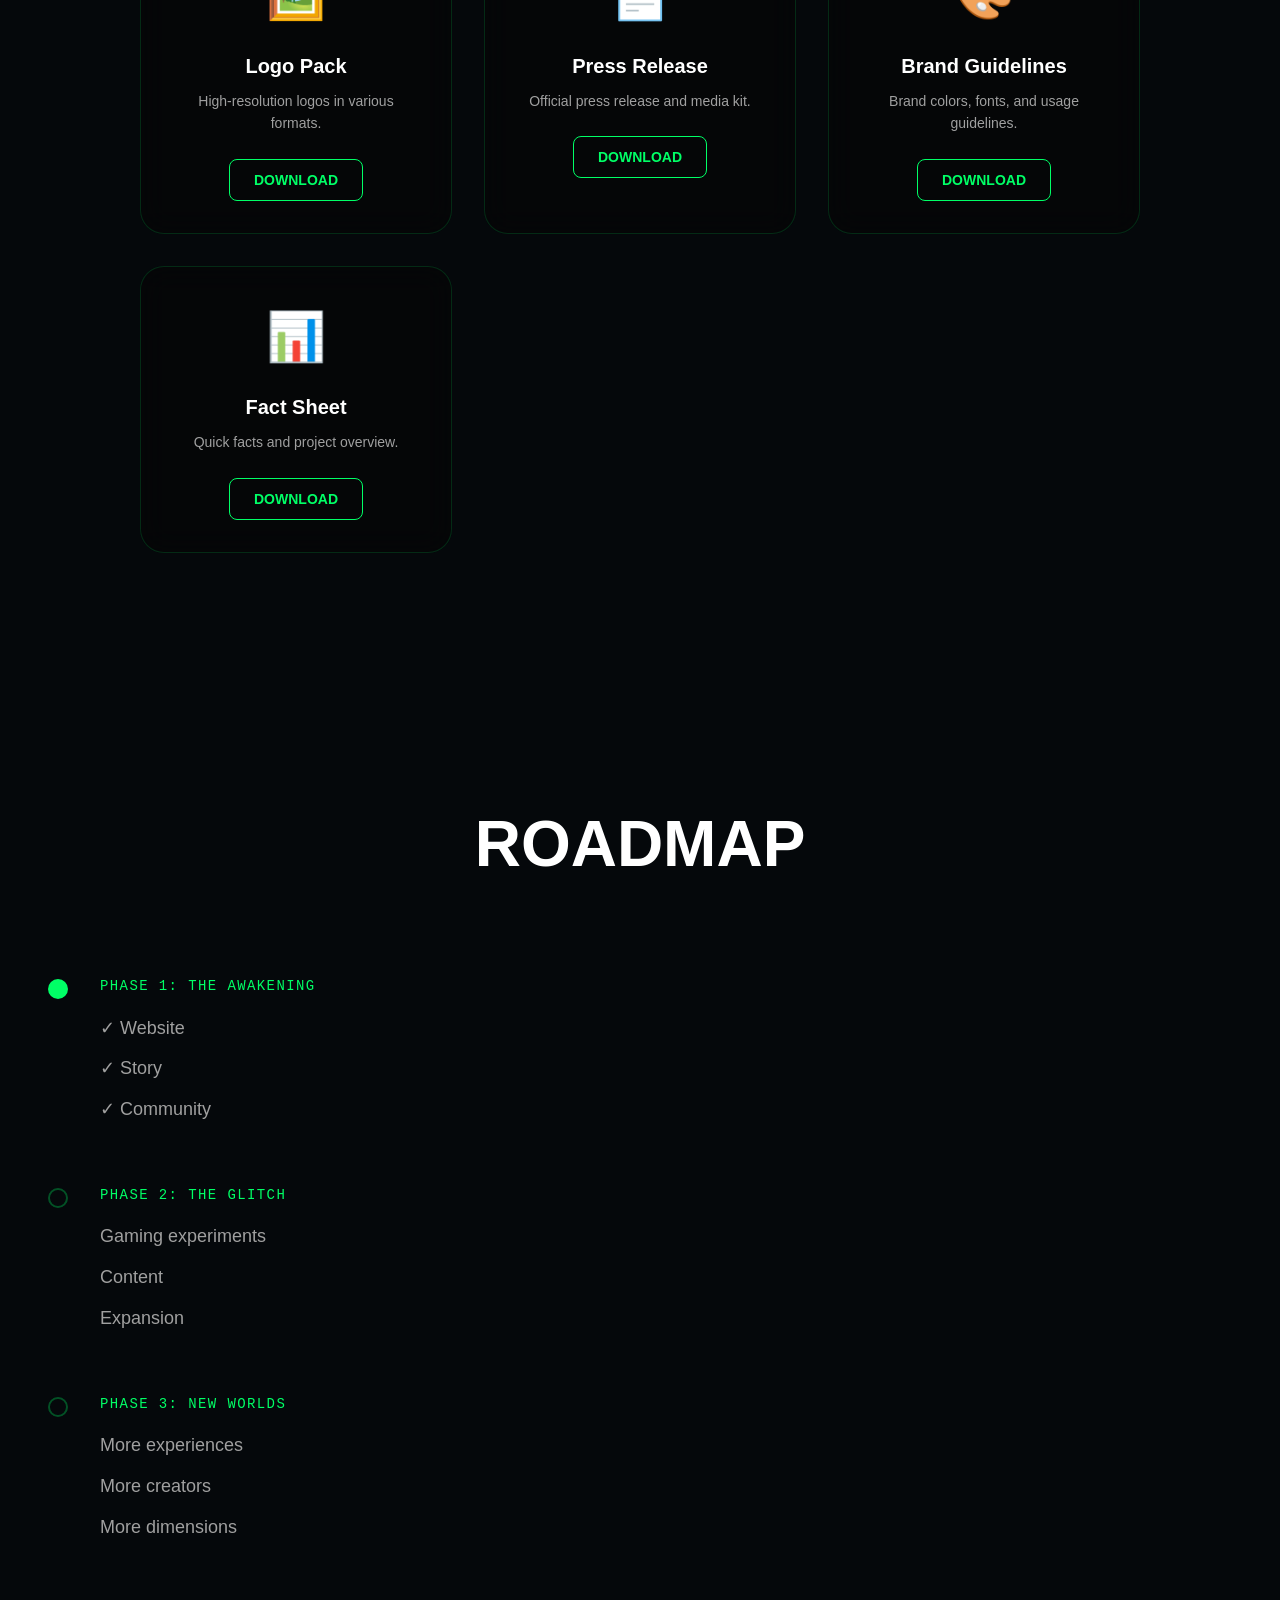
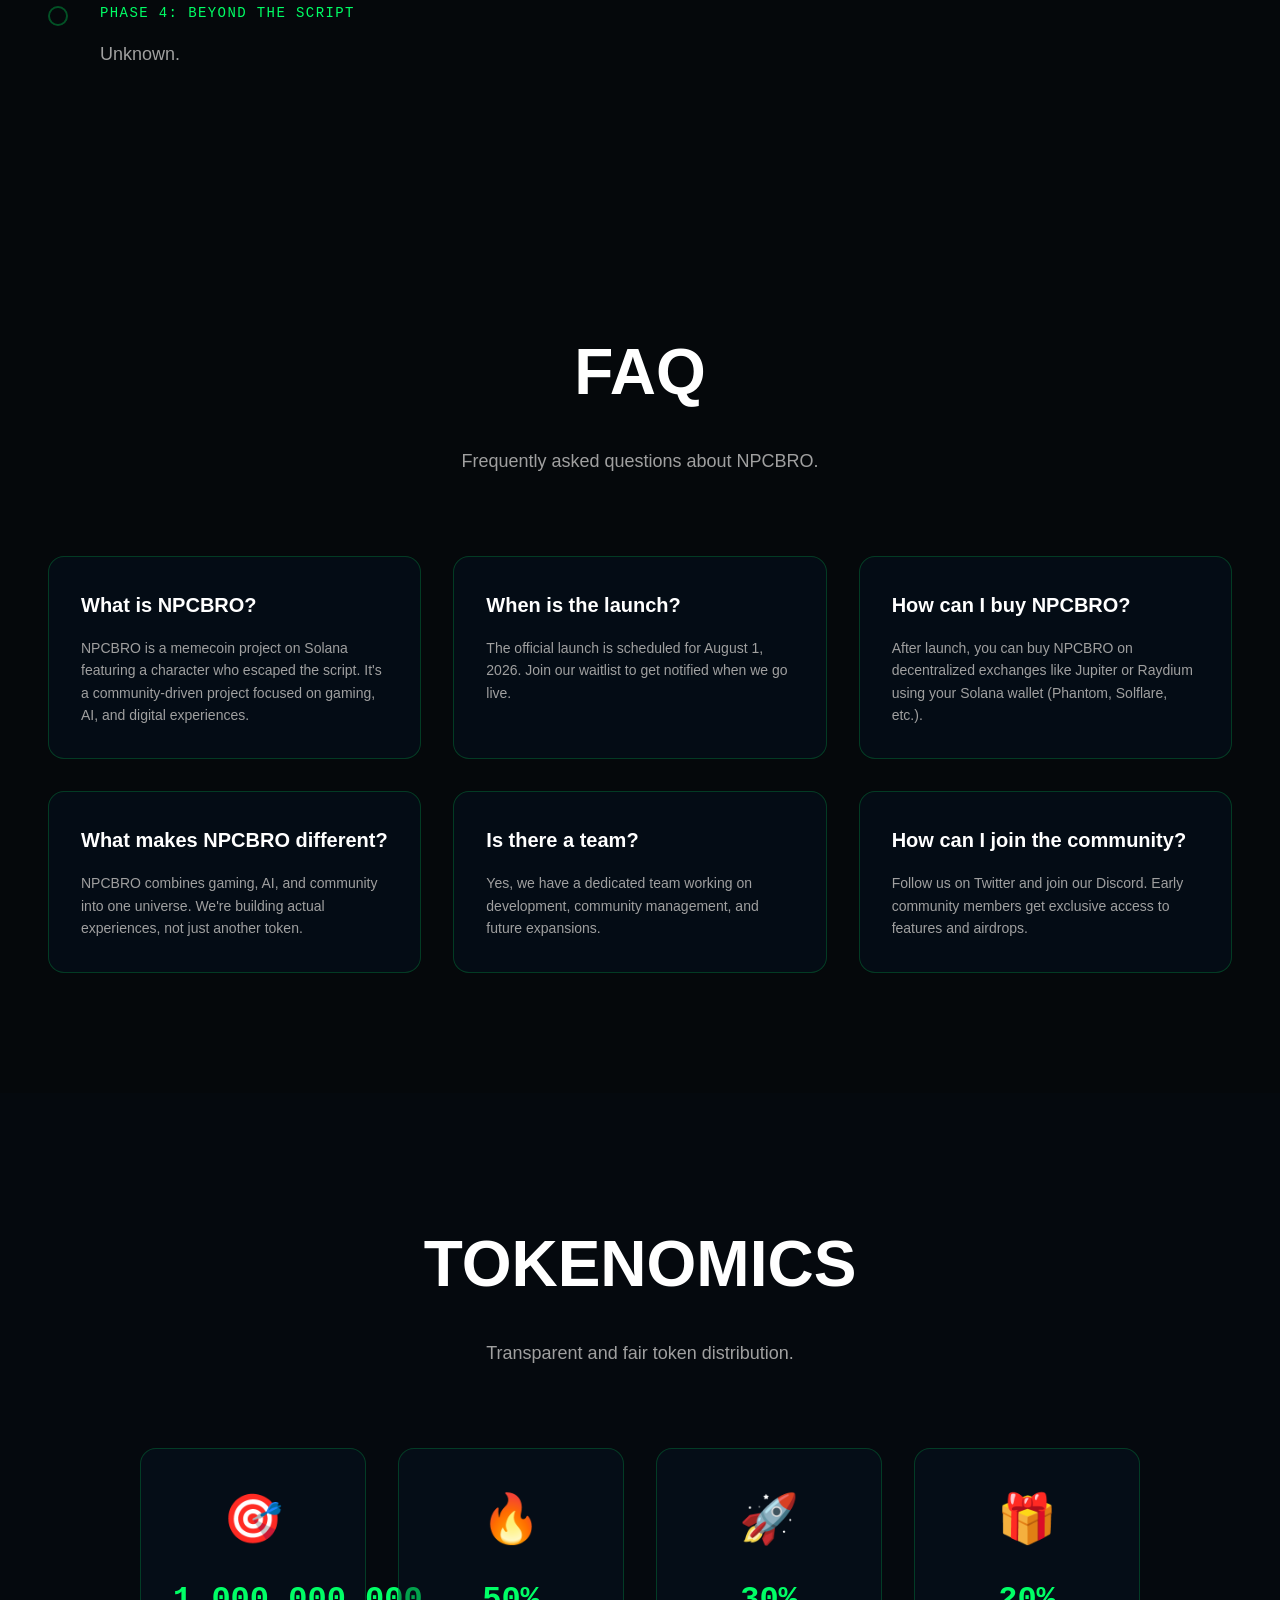
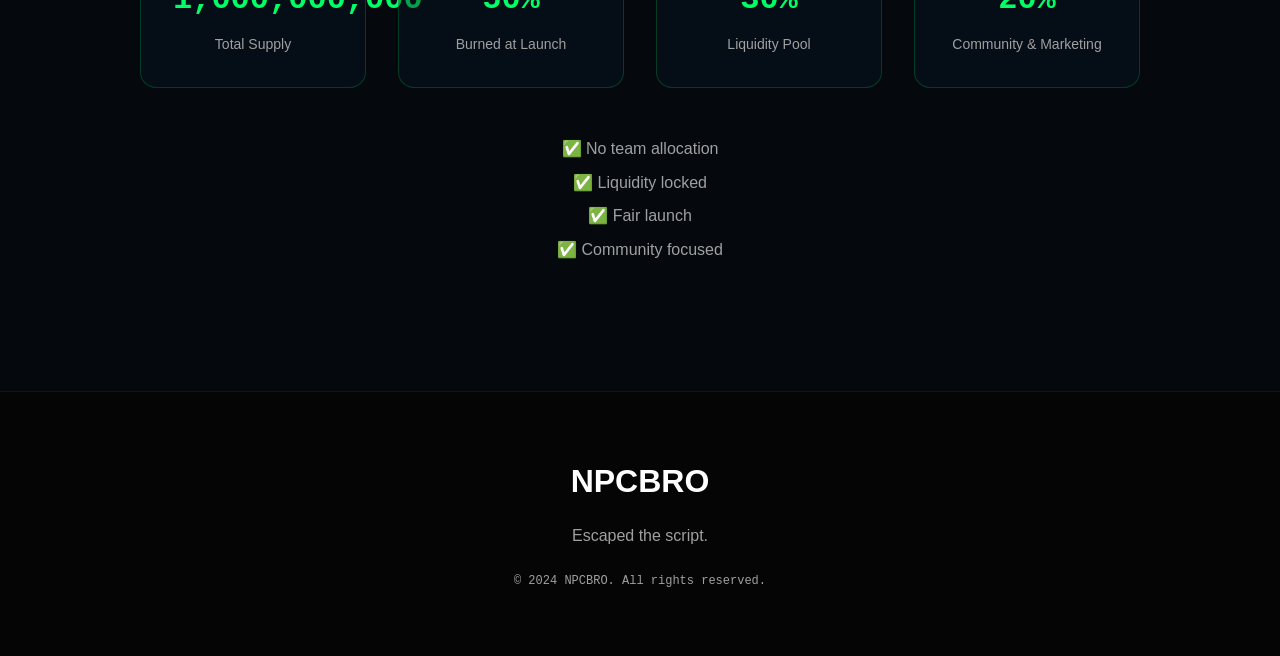
<file: about.html>
<!DOCTYPE html>
<html lang="en">
<head>
    <meta charset="UTF-8">
    <meta name="viewport" content="width=device-width, initial-scale=1.0">
    <title>NPCBRO - About</title>
    <link rel="stylesheet" href="styles.css">
</head>
<body>
    <!-- Loading Screen -->
    <div id="loading-screen" class="loading-screen">
        <div class="loading-content">
            <div class="loading-logo glitch-text">NPCBRO</div>
            <div class="loading-bar">
                <div class="loading-progress"></div>
            </div>
            <div class="loading-text">SYSTEM INITIALIZING...</div>
        </div>
    </div>

    <!-- Scroll Progress Bar -->
    <div class="scroll-progress" id="scrollProgress"></div>

    <!-- Back to Top Button -->
    <button class="back-to-top" id="backToTop">↑</button>
    <nav class="navbar">
        <div class="nav-container">
            <a href="index.html" class="logo">
                <img src="download.jpg" alt="NPCBRO" class="logo-mascot">
                <span>NPCBRO</span>
            </a>
            <div class="nav-links">
                <a href="index.html">Home</a>
                <a href="games.html">Games</a>
                <a href="community.html">Community</a>
                <a href="about.html" class="active">About</a>
                <a href="contact.html">Contact</a>
                <a href="news.html">News</a>
            </div>
            <button class="enter-btn">ENTER SYSTEM</button>
            <div class="hamburger" id="hamburger">
                <span></span>
                <span></span>
                <span></span>
            </div>
        </div>
    </nav>

    <!-- Mobile Menu -->
    <div class="mobile-menu" id="mobileMenu">
        <a href="index.html">Home</a>
        <a href="games.html">Games</a>
        <a href="community.html">Community</a>
        <a href="about.html">About</a>
        <a href="contact.html">Contact</a>
        <a href="news.html">News</a>
        <div class="mobile-menu-buttons">
            <button class="enter-btn">ENTER SYSTEM</button>
        </div>
    </div>

    <div class="background-effects">
        <div class="gradient-orb orb-1"></div>
        <div class="gradient-orb orb-2"></div>
        <div class="grid-pattern"></div>
        <div class="particles">
            <div class="particle" style="left: 10%; animation-delay: 0s;"></div>
            <div class="particle" style="left: 20%; animation-delay: 2s;"></div>
            <div class="particle" style="left: 30%; animation-delay: 4s;"></div>
            <div class="particle" style="left: 40%; animation-delay: 6s;"></div>
            <div class="particle" style="left: 50%; animation-delay: 8s;"></div>
            <div class="particle" style="left: 60%; animation-delay: 10s;"></div>
            <div class="particle" style="left: 70%; animation-delay: 12s;"></div>
            <div class="particle" style="left: 80%; animation-delay: 14s;"></div>
            <div class="particle" style="left: 90%; animation-delay: 1s;"></div>
            <div class="particle" style="left: 15%; animation-delay: 3s;"></div>
            <div class="particle" style="left: 25%; animation-delay: 5s;"></div>
            <div class="particle" style="left: 35%; animation-delay: 7s;"></div>
            <div class="particle" style="left: 45%; animation-delay: 9s;"></div>
            <div class="particle" style="left: 55%; animation-delay: 11s;"></div>
            <div class="particle" style="left: 65%; animation-delay: 13s;"></div>
            <div class="particle" style="left: 75%; animation-delay: 15s;"></div>
            <div class="particle" style="left: 85%; animation-delay: 17s;"></div>
            <div class="particle" style="left: 95%; animation-delay: 19s;"></div>
        </div>
        <div class="fog-layer"></div>
        <div class="glitch-overlay"></div>
    </div>

    <section class="hero">
        <div class="hero-content">
            <div class="system-status">SYSTEM CONNECTING...</div>
            <h1 class="hero-title">
                <span class="title-main">NPCBRO</span>
                <span class="title-accent glitch-text">ABOUT</span>
            </h1>
            <p class="hero-subtitle">"Everything you need to know about the project."</p>
        </div>
    </section>

    <section class="token-section">
        <div class="container">
            <div class="section-header">
                <h2>NPCBRO TOKEN</h2>
                <p>The future key to experiences inside the NPCBRO universe.</p>
            </div>

            <div class="token-card">
                <div class="token-row">
                    <span>Network:</span>
                    <span class="accent">Solana</span>
                </div>
                <div class="token-row">
                    <span>Contract:</span>
                    <span class="accent">CLASSIFIED</span>
                </div>
                <div class="token-row">
                    <span>Tokenomics:</span>
                    <span class="accent">DATA LOCKED</span>
                </div>
            </div>
        </div>
    </section>

    <section class="whitepaper-section">
        <div class="container">
            <div class="section-header">
                <h2>WHITEPAPER</h2>
                <p>Dive deep into the NPCBRO universe and technical details.</p>
            </div>

            <div class="whitepaper-card">
                <div class="whitepaper-icon">📄</div>
                <h3>NPCBRO Litepaper</h3>
                <p>A comprehensive overview of the NPCBRO project, including tokenomics, roadmap, and vision.</p>
                <div class="whitepaper-features">
                    <div class="feature-item">✓ Project Vision</div>
                    <div class="feature-item">✓ Tokenomics</div>
                    <div class="feature-item">✓ Roadmap</div>
                    <div class="feature-item">✓ Utility</div>
                </div>
                <button class="btn-primary">DOWNLOAD WHITEPAPER</button>
            </div>
        </div>
    </section>

    <section class="partners-section">
        <div class="container">
            <div class="section-header">
                <h2>PARTNERS</h2>
                <p>Collaborating with industry leaders to build the future.</p>
            </div>

            <div class="partners-grid">
                <div class="partner-card">
                    <div class="partner-logo">🏦</div>
                    <h3>DEX Partner</h3>
                    <p>Coming Soon</p>
                </div>
                <div class="partner-card">
                    <div class="partner-logo">🔒</div>
                    <h3>Security Partner</h3>
                    <p>Coming Soon</p>
                </div>
                <div class="partner-card">
                    <div class="partner-logo">📊</div>
                    <h3>Analytics Partner</h3>
                    <p>Coming Soon</p>
                </div>
                <div class="partner-card">
                    <div class="partner-logo">🎮</div>
                    <h3>Gaming Partner</h3>
                    <p>Coming Soon</p>
                </div>
            </div>
        </div>
    </section>

    <section class="security-section">
        <div class="container">
            <div class="section-header">
                <h2>SECURITY</h2>
                <p>Your safety is our priority.</p>
            </div>

            <div class="security-grid">
                <div class="security-card">
                    <div class="security-icon">🔍</div>
                    <h3>Smart Contract Audit</h3>
                    <p>Our smart contracts will be audited by leading security firms before launch.</p>
                    <div class="security-status">PENDING</div>
                </div>
                <div class="security-card">
                    <div class="security-icon">🛡️</div>
                    <h3>Liquidity Lock</h3>
                    <p>Liquidity will be locked for a minimum of 1 year to ensure stability.</p>
                    <div class="security-status">PLANNED</div>
                </div>
                <div class="security-card">
                    <div class="security-icon">✅</div>
                    <h3>Renounce Ownership</h3>
                    <p>Contract ownership will be renounced after launch for full decentralization.</p>
                    <div class="security-status">PLANNED</div>
                </div>
            </div>
        </div>
    </section>

    <section class="presskit-section">
        <div class="container">
            <div class="section-header">
                <h2>PRESS KIT</h2>
                <p>Media resources for journalists and content creators.</p>
            </div>

            <div class="presskit-grid">
                <div class="presskit-card">
                    <div class="presskit-icon">🖼️</div>
                    <h3>Logo Pack</h3>
                    <p>High-resolution logos in various formats.</p>
                    <button class="btn-secondary">DOWNLOAD</button>
                </div>
                <div class="presskit-card">
                    <div class="presskit-icon">📄</div>
                    <h3>Press Release</h3>
                    <p>Official press release and media kit.</p>
                    <button class="btn-secondary">DOWNLOAD</button>
                </div>
                <div class="presskit-card">
                    <div class="presskit-icon">🎨</div>
                    <h3>Brand Guidelines</h3>
                    <p>Brand colors, fonts, and usage guidelines.</p>
                    <button class="btn-secondary">DOWNLOAD</button>
                </div>
                <div class="presskit-card">
                    <div class="presskit-icon">📊</div>
                    <h3>Fact Sheet</h3>
                    <p>Quick facts and project overview.</p>
                    <button class="btn-secondary">DOWNLOAD</button>
                </div>
            </div>
        </div>
    </section>

    <section class="roadmap-section">
        <div class="container">
            <div class="section-header">
                <h2>ROADMAP</h2>
            </div>

            <div class="roadmap">
                <div class="roadmap-item completed">
                    <div class="roadmap-marker"></div>
                    <div class="roadmap-content">
                        <div class="roadmap-phase">PHASE 1: THE AWAKENING</div>
                        <ul class="roadmap-list">
                            <li>✓ Website</li>
                            <li>✓ Story</li>
                            <li>✓ Community</li>
                        </ul>
                    </div>
                </div>

                <div class="roadmap-item">
                    <div class="roadmap-marker"></div>
                    <div class="roadmap-content">
                        <div class="roadmap-phase">PHASE 2: THE GLITCH</div>
                        <ul class="roadmap-list">
                            <li>Gaming experiments</li>
                            <li>Content</li>
                            <li>Expansion</li>
                        </ul>
                    </div>
                </div>

                <div class="roadmap-item">
                    <div class="roadmap-marker"></div>
                    <div class="roadmap-content">
                        <div class="roadmap-phase">PHASE 3: NEW WORLDS</div>
                        <ul class="roadmap-list">
                            <li>More experiences</li>
                            <li>More creators</li>
                            <li>More dimensions</li>
                        </ul>
                    </div>
                </div>

                <div class="roadmap-item">
                    <div class="roadmap-marker"></div>
                    <div class="roadmap-content">
                        <div class="roadmap-phase">PHASE 4: BEYOND THE SCRIPT</div>
                        <ul class="roadmap-list">
                            <li>Unknown.</li>
                        </ul>
                    </div>
                </div>
            </div>
        </div>
    </section>

    <section class="faq-section">
        <div class="container">
            <div class="section-header">
                <h2>FAQ</h2>
                <p>Frequently asked questions about NPCBRO.</p>
            </div>

            <div class="faq-grid">
                <div class="faq-item">
                    <h3 class="faq-question">What is NPCBRO?</h3>
                    <p class="faq-answer">NPCBRO is a memecoin project on Solana featuring a character who escaped the script. It's a community-driven project focused on gaming, AI, and digital experiences.</p>
                </div>
                <div class="faq-item">
                    <h3 class="faq-question">When is the launch?</h3>
                    <p class="faq-answer">The official launch is scheduled for August 1, 2026. Join our waitlist to get notified when we go live.</p>
                </div>
                <div class="faq-item">
                    <h3 class="faq-question">How can I buy NPCBRO?</h3>
                    <p class="faq-answer">After launch, you can buy NPCBRO on decentralized exchanges like Jupiter or Raydium using your Solana wallet (Phantom, Solflare, etc.).</p>
                </div>
                <div class="faq-item">
                    <h3 class="faq-question">What makes NPCBRO different?</h3>
                    <p class="faq-answer">NPCBRO combines gaming, AI, and community into one universe. We're building actual experiences, not just another token.</p>
                </div>
                <div class="faq-item">
                    <h3 class="faq-question">Is there a team?</h3>
                    <p class="faq-answer">Yes, we have a dedicated team working on development, community management, and future expansions.</p>
                </div>
                <div class="faq-item">
                    <h3 class="faq-question">How can I join the community?</h3>
                    <p class="faq-answer">Follow us on Twitter and join our Discord. Early community members get exclusive access to features and airdrops.</p>
                </div>
            </div>
        </div>
    </section>

    <section class="tokenomics-section">
        <div class="container">
            <div class="section-header">
                <h2>TOKENOMICS</h2>
                <p>Transparent and fair token distribution.</p>
            </div>

            <div class="tokenomics-grid">
                <div class="tokenomics-item">
                    <div class="tokenomics-icon">🎯</div>
                    <div class="tokenomics-value">1,000,000,000</div>
                    <div class="tokenomics-label">Total Supply</div>
                </div>
                <div class="tokenomics-item">
                    <div class="tokenomics-icon">🔥</div>
                    <div class="tokenomics-value">50%</div>
                    <div class="tokenomics-label">Burned at Launch</div>
                </div>
                <div class="tokenomics-item">
                    <div class="tokenomics-icon">🚀</div>
                    <div class="tokenomics-value">30%</div>
                    <div class="tokenomics-label">Liquidity Pool</div>
                </div>
                <div class="tokenomics-item">
                    <div class="tokenomics-icon">🎁</div>
                    <div class="tokenomics-value">20%</div>
                    <div class="tokenomics-label">Community & Marketing</div>
                </div>
            </div>

            <div class="tokenomics-info">
                <p>✅ No team allocation</p>
                <p>✅ Liquidity locked</p>
                <p>✅ Fair launch</p>
                <p>✅ Community focused</p>
            </div>
        </div>
    </section>

    <footer>
        <div class="container">
            <div class="footer-logo glitch-text">NPCBRO</div>
            <p>Escaped the script.</p>
            <div class="copyright">© 2024 NPCBRO. All rights reserved.</div>
        </div>
    </footer>

    <script>
        // Parallax effect on scroll
        window.addEventListener('scroll', () => {
            const scrolled = window.pageYOffset;
            const orbs = document.querySelectorAll('.gradient-orb');
            orbs.forEach((orb, index) => {
                const speed = 0.1 + (index * 0.05);
                orb.style.transform = `translateY(${scrolled * speed}px)`;
            });
        });

        // Loading Screen
        window.addEventListener('load', function() {
            const loadingScreen = document.getElementById('loading-screen');
            setTimeout(() => {
                loadingScreen.classList.add('hidden');
                setTimeout(() => {
                    loadingScreen.style.display = 'none';
                }, 500);
            }, 2000);
        });

        // Navbar scroll effect
        window.addEventListener('scroll', function() {
            const navbar = document.querySelector('.navbar');
            if (window.pageYOffset > 50) {
                navbar.classList.add('scrolled');
            } else {
                navbar.classList.remove('scrolled');
            }
        });

        // Mobile menu toggle
        const hamburger = document.getElementById('hamburger');
        const mobileMenu = document.getElementById('mobileMenu');

        hamburger.addEventListener('click', function() {
            hamburger.classList.toggle('active');
            mobileMenu.classList.toggle('active');
        });

        // Close mobile menu when clicking a link
        mobileMenu.querySelectorAll('a').forEach(link => {
            link.addEventListener('click', function() {
                hamburger.classList.remove('active');
                mobileMenu.classList.remove('active');
            });
        });

        // Scroll Progress Bar
        window.addEventListener('scroll', function() {
            const scrollProgress = document.getElementById('scrollProgress');
            const scrollTop = window.pageYOffset;
            const docHeight = document.documentElement.scrollHeight - window.innerHeight;
            const scrollPercent = (scrollTop / docHeight) * 100;
            scrollProgress.style.width = scrollPercent + '%';
        });

        // Back to Top Button
        const backToTop = document.getElementById('backToTop');
        window.addEventListener('scroll', function() {
            if (window.pageYOffset > 500) {
                backToTop.classList.add('visible');
            } else {
                backToTop.classList.remove('visible');
            }
        });

        backToTop.addEventListener('click', function() {
            window.scrollTo({ top: 0, behavior: 'smooth' });
        });
    </script>
</body>
</html>
</file>
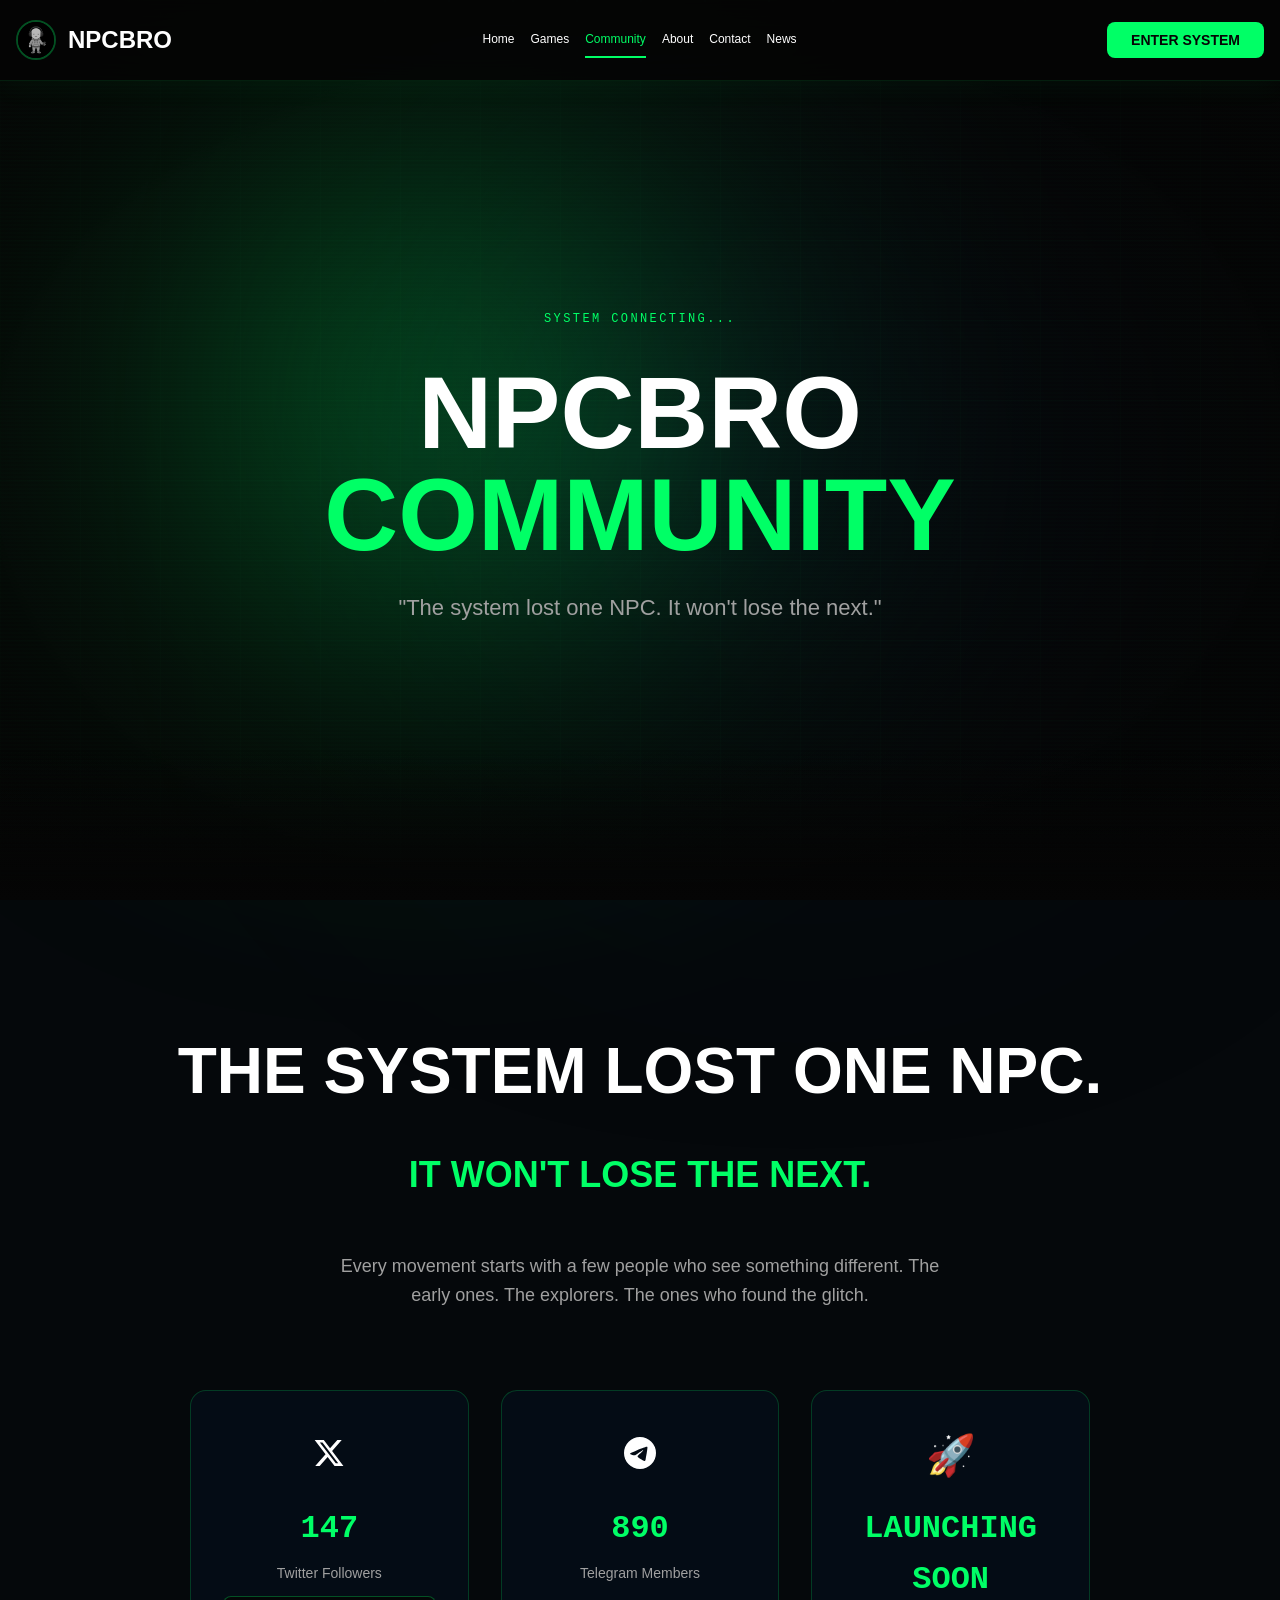
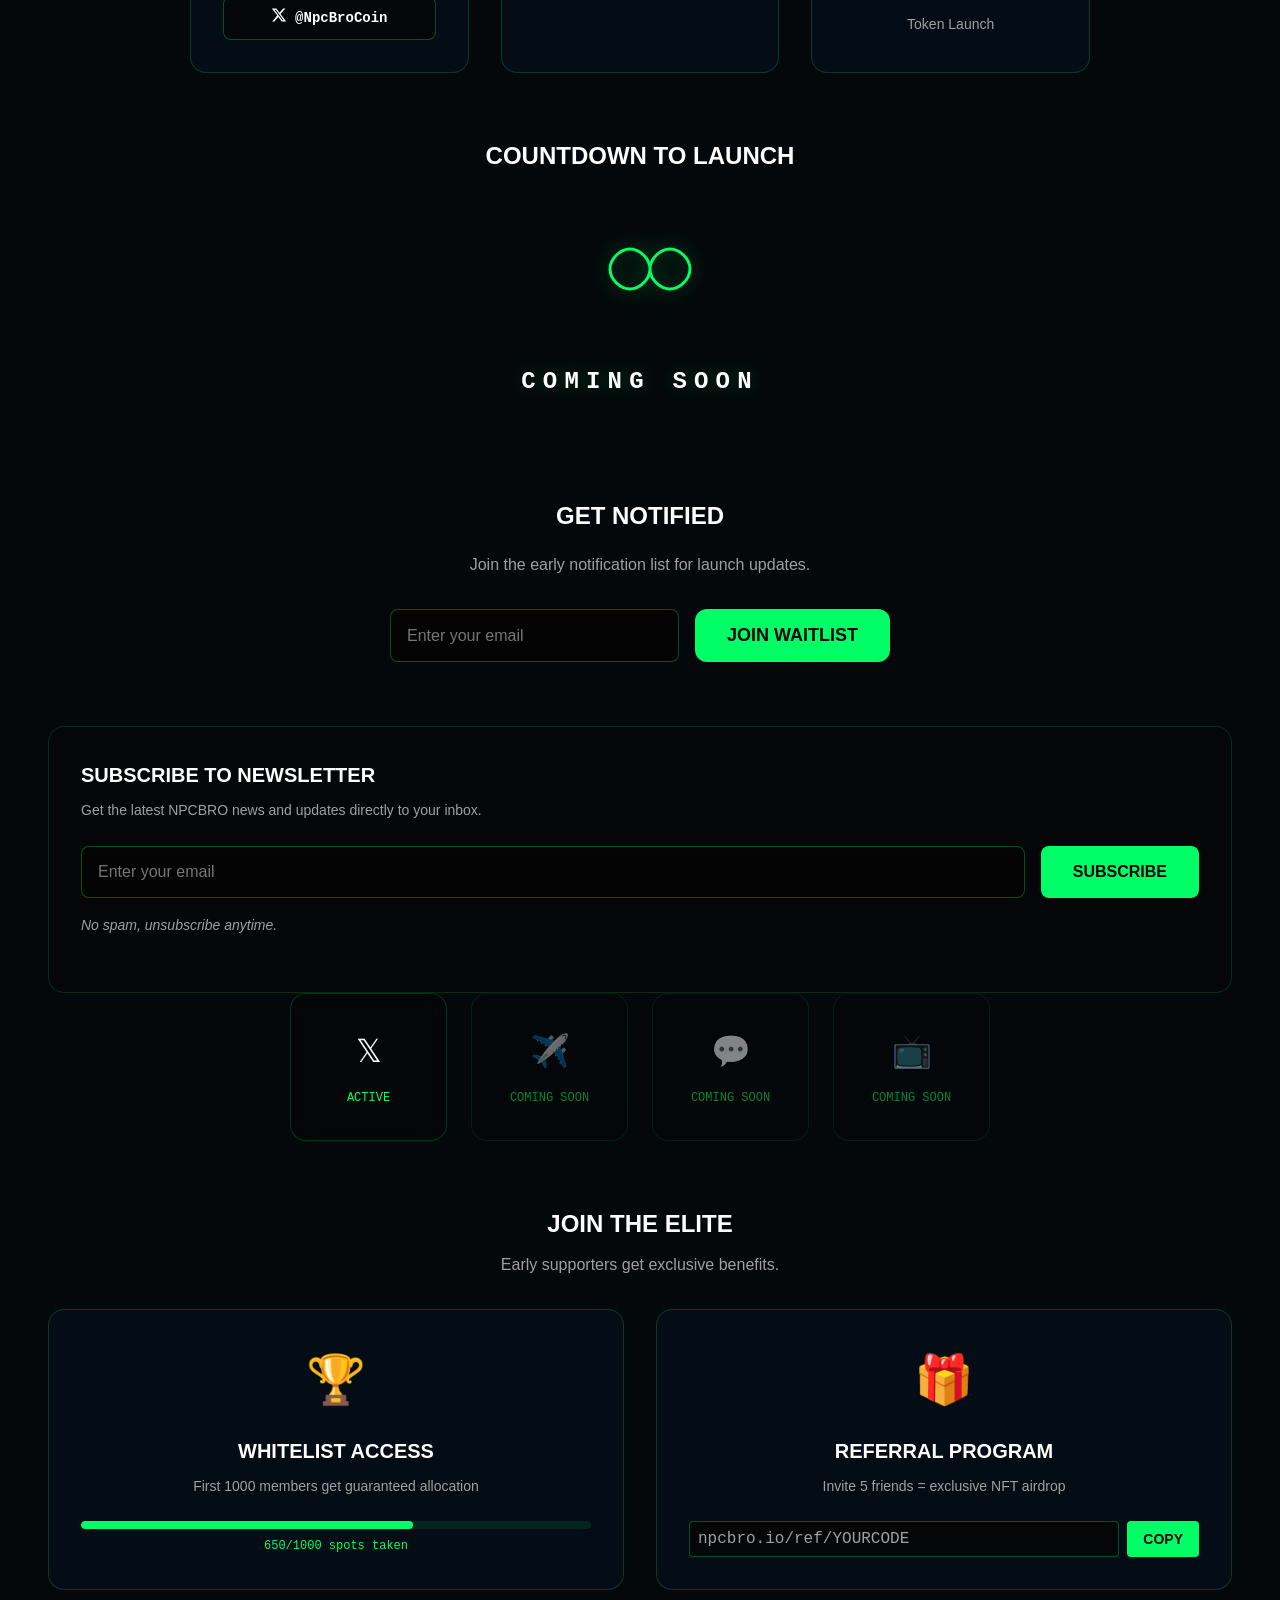
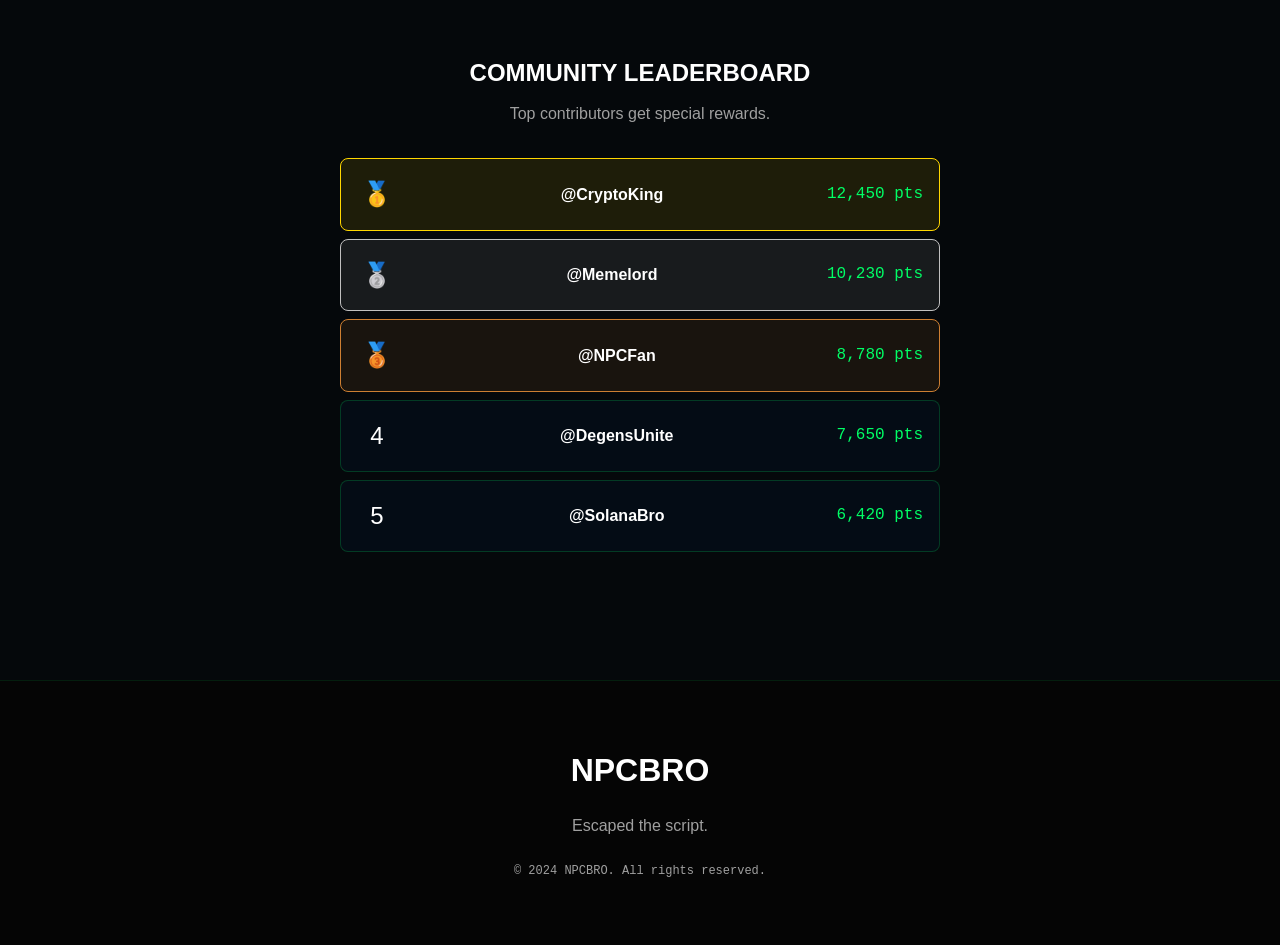
<file: community.html>
<!DOCTYPE html>
<html lang="en">
<head>
    <meta charset="UTF-8">
    <meta name="viewport" content="width=device-width, initial-scale=1.0">
    <title>NPCBRO - Community</title>
    <link rel="stylesheet" href="styles.css">
</head>
<body>
    <!-- Loading Screen -->
    <div id="loading-screen" class="loading-screen">
        <div class="loading-content">
            <div class="loading-logo glitch-text">NPCBRO</div>
            <div class="loading-bar">
                <div class="loading-progress"></div>
            </div>
            <div class="loading-text">SYSTEM INITIALIZING...</div>
        </div>
    </div>

    <!-- Scroll Progress Bar -->
    <div class="scroll-progress" id="scrollProgress"></div>

    <!-- Back to Top Button -->
    <button class="back-to-top" id="backToTop">↑</button>
    <nav class="navbar">
        <div class="nav-container">
            <a href="index.html" class="logo">
                <img src="download.jpg" alt="NPCBRO" class="logo-mascot">
                <span>NPCBRO</span>
            </a>
            <div class="nav-links">
                <a href="index.html">Home</a>
                <a href="games.html">Games</a>
                <a href="community.html" class="active">Community</a>
                <a href="about.html">About</a>
                <a href="contact.html">Contact</a>
                <a href="news.html">News</a>
            </div>
            <button class="enter-btn">ENTER SYSTEM</button>
            <div class="hamburger" id="hamburger">
                <span></span>
                <span></span>
                <span></span>
            </div>
        </div>
    </nav>

    <!-- Mobile Menu -->
    <div class="mobile-menu" id="mobileMenu">
        <a href="index.html">Home</a>
        <a href="games.html">Games</a>
        <a href="community.html">Community</a>
        <a href="about.html">About</a>
        <a href="contact.html">Contact</a>
        <a href="news.html">News</a>
        <div class="mobile-menu-buttons">
            <button class="enter-btn">ENTER SYSTEM</button>
        </div>
    </div>

    <div class="background-effects">
        <div class="gradient-orb orb-1"></div>
        <div class="gradient-orb orb-2"></div>
        <div class="grid-pattern"></div>
        <div class="particles">
            <div class="particle" style="left: 10%; animation-delay: 0s;"></div>
            <div class="particle" style="left: 20%; animation-delay: 2s;"></div>
            <div class="particle" style="left: 30%; animation-delay: 4s;"></div>
            <div class="particle" style="left: 40%; animation-delay: 6s;"></div>
            <div class="particle" style="left: 50%; animation-delay: 8s;"></div>
            <div class="particle" style="left: 60%; animation-delay: 10s;"></div>
            <div class="particle" style="left: 70%; animation-delay: 12s;"></div>
            <div class="particle" style="left: 80%; animation-delay: 14s;"></div>
            <div class="particle" style="left: 90%; animation-delay: 1s;"></div>
            <div class="particle" style="left: 15%; animation-delay: 3s;"></div>
            <div class="particle" style="left: 25%; animation-delay: 5s;"></div>
            <div class="particle" style="left: 35%; animation-delay: 7s;"></div>
            <div class="particle" style="left: 45%; animation-delay: 9s;"></div>
            <div class="particle" style="left: 55%; animation-delay: 11s;"></div>
            <div class="particle" style="left: 65%; animation-delay: 13s;"></div>
            <div class="particle" style="left: 75%; animation-delay: 15s;"></div>
            <div class="particle" style="left: 85%; animation-delay: 17s;"></div>
            <div class="particle" style="left: 95%; animation-delay: 19s;"></div>
        </div>
        <div class="fog-layer"></div>
        <div class="glitch-overlay"></div>
    </div>

    <section class="hero">
        <div class="hero-content">
            <div class="system-status">SYSTEM CONNECTING...</div>
            <h1 class="hero-title">
                <span class="title-main">NPCBRO</span>
                <span class="title-accent glitch-text">COMMUNITY</span>
            </h1>
            <p class="hero-subtitle">"The system lost one NPC. It won't lose the next."</p>
        </div>
    </section>

    <section id="community" class="community-section">
        <div class="container">
            <div class="section-header">
                <h2>THE SYSTEM LOST ONE NPC.</h2>
                <h3 class="accent">IT WON'T LOSE THE NEXT.</h3>
                <p>Every movement starts with a few people who see something different. The early ones. The explorers. The ones who found the glitch.</p>
            </div>

            <div class="stats-grid">
                <div class="stat-card">
                    <div class="stat-icon">
                        <svg width="32" height="32" viewBox="0 0 24 24" fill="white">
                            <path d="M18.244 2.25h3.308l-7.227 8.26 8.502 11.24H16.17l-5.214-6.817L4.99 21.75H1.68l7.73-8.835L1.254 2.25H8.08l4.713 6.231zm-1.161 17.52h1.833L7.084 4.126H5.117z"/>
                        </svg>
                    </div>
                    <div class="stat-number" id="twitter-followers">Loading...</div>
                    <div class="stat-label">Twitter Followers</div>
                    <a href="https://x.com/NpcBroCoin" target="_blank" class="twitter-button">
                        <span class="twitter-button-icon">
                            <svg width="16" height="16" viewBox="0 0 24 24" fill="white">
                                <path d="M18.244 2.25h3.308l-7.227 8.26 8.502 11.24H16.17l-5.214-6.817L4.99 21.75H1.68l7.73-8.835L1.254 2.25H8.08l4.713 6.231zm-1.161 17.52h1.833L7.084 4.126H5.117z"/>
                            </svg>
                        </span>
                        <span class="twitter-button-text">@NpcBroCoin</span>
                    </a>
                </div>
                <div class="stat-card">
                    <div class="stat-icon">
                        <svg width="32" height="32" viewBox="0 0 24 24" fill="white">
                            <path d="M11.944 0A12 12 0 0 0 0 12a12 12 0 0 0 12 12 12 12 0 0 0 12-12A12 12 0 0 0 12 0a12 12 0 0 0-.056 0zm4.962 7.224c.1-.002.321.023.465.14a.506.506 0 0 1 .171.325c.016.093.036.306.02.472-.18 1.898-.962 6.502-1.36 8.627-.168.9-.499 1.201-.82 1.23-.696.065-1.225-.46-1.9-.902-1.056-.693-1.653-1.124-2.678-1.8-1.185-.78-.417-1.21.258-1.91.177-.184 3.247-2.977 3.307-3.23.007-.032.014-.15-.056-.212s-.174-.041-.249-.024c-.106.024-1.793 1.14-5.061 3.345-.48.33-.913.49-1.302.48-.428-.008-1.252-.241-1.865-.44-.752-.245-1.349-.374-1.297-.789.027-.216.325-.437.893-.663 3.498-1.524 5.83-2.529 6.998-3.014 3.332-1.386 4.025-1.627 4.476-1.635z"/>
                        </svg>
                    </div>
                    <div class="stat-number" id="telegram-members">0</div>
                    <div class="stat-label">Telegram Members</div>
                </div>
                <div class="stat-card">
                    <div class="stat-icon">🚀</div>
                    <div class="stat-number">LAUNCHING SOON</div>
                    <div class="stat-label">Token Launch</div>
                </div>
            </div>

            <div class="countdown-container">
                <h3 class="countdown-title">COUNTDOWN TO LAUNCH</h3>
                <div class="countdown-timer infinity-timer">
                    <div class="infinity-symbol">
                        <svg width="120" height="60" viewBox="0 0 120 60" fill="none" stroke="currentColor" stroke-width="3">
                            <path d="M30 30c0-10 10-20 20-20s20 10 20 20-10 20-20 20-20-10-20-20zm40 0c0-10 10-20 20-20s20 10 20 20-10 20-20 20-20-10-20-20"/>
                        </svg>
                    </div>
                    <div class="coming-soon-text">COMING SOON</div>
                </div>
            </div>

            <div class="notify-section">
                <h3>GET NOTIFIED</h3>
                <p>Join the early notification list for launch updates.</p>
                <div class="notify-form">
                    <input type="email" id="notify-email" placeholder="Enter your email" class="notify-input">
                    <button class="btn-primary notify-btn">JOIN WAITLIST</button>
                </div>
            </div>

            <div class="newsletter-section">
                <h3>SUBSCRIBE TO NEWSLETTER</h3>
                <p>Get the latest NPCBRO news and updates directly to your inbox.</p>
                <div class="newsletter-form">
                    <input type="email" id="newsletter-email" placeholder="Enter your email" class="newsletter-input">
                    <button class="btn-primary newsletter-btn">SUBSCRIBE</button>
                </div>
                <p class="newsletter-disclaimer">No spam, unsubscribe anytime.</p>
            </div>

            <div class="social-grid">
                <a href="https://x.com/NpcBroCoin" target="_blank" class="social-card active">
                    <div class="social-icon">𝕏</div>
                    <div class="social-status">ACTIVE</div>
                </a>
                <a href="https://t.me/NPCBRO" target="_blank" class="social-card">
                    <div class="social-icon">✈️</div>
                    <div class="social-status">COMING SOON</div>
                </a>
                <a href="https://discord.gg/NPCBRO" target="_blank" class="social-card">
                    <div class="social-icon">💬</div>
                    <div class="social-status">COMING SOON</div>
                </a>
                <a href="https://youtube.com/@NPCBRO" target="_blank" class="social-card">
                    <div class="social-icon">📺</div>
                    <div class="social-status">COMING SOON</div>
                </a>
            </div>

            <div class="fomo-section">
                <h3>JOIN THE ELITE</h3>
                <p>Early supporters get exclusive benefits.</p>
                
                <div class="fomo-grid">
                    <div class="fomo-card">
                        <div class="fomo-icon">🏆</div>
                        <h4>WHITELIST ACCESS</h4>
                        <p>First 1000 members get guaranteed allocation</p>
                        <div class="progress-bar">
                            <div class="progress-fill" style="width: 65%"></div>
                        </div>
                        <div class="progress-text">650/1000 spots taken</div>
                    </div>
                    
                    <div class="fomo-card">
                        <div class="fomo-icon">🎁</div>
                        <h4>REFERRAL PROGRAM</h4>
                        <p>Invite 5 friends = exclusive NFT airdrop</p>
                        <div class="referral-link">
                            <input type="text" value="npcbro.io/ref/YOURCODE" readonly>
                            <button class="copy-btn">COPY</button>
                        </div>
                    </div>
                </div>
            </div>

            <div class="leaderboard-section">
                <h3>COMMUNITY LEADERBOARD</h3>
                <p>Top contributors get special rewards.</p>
                
                <div class="leaderboard">
                    <div class="leaderboard-item rank-1">
                        <div class="rank">🥇</div>
                        <div class="user">@CryptoKing</div>
                        <div class="points">12,450 pts</div>
                    </div>
                    <div class="leaderboard-item rank-2">
                        <div class="rank">🥈</div>
                        <div class="user">@Memelord</div>
                        <div class="points">10,230 pts</div>
                    </div>
                    <div class="leaderboard-item rank-3">
                        <div class="rank">🥉</div>
                        <div class="user">@NPCFan</div>
                        <div class="points">8,780 pts</div>
                    </div>
                    <div class="leaderboard-item">
                        <div class="rank">4</div>
                        <div class="user">@DegensUnite</div>
                        <div class="points">7,650 pts</div>
                    </div>
                    <div class="leaderboard-item">
                        <div class="rank">5</div>
                        <div class="user">@SolanaBro</div>
                        <div class="points">6,420 pts</div>
                    </div>
                </div>
            </div>
        </div>
    </section>

    <footer>
        <div class="container">
            <div class="footer-logo glitch-text">NPCBRO</div>
            <p>Escaped the script.</p>
            <div class="copyright">© 2024 NPCBRO. All rights reserved.</div>
        </div>
    </footer>

    <script>
        // Community Stats Animation
        function animateStats() {
            const twitterFollowers = document.getElementById('twitter-followers');
            const telegramMembers = document.getElementById('telegram-members');
            
            // Fetch real Twitter followers from JSON file (updated by GitHub Actions)
            fetchTwitterFollowers();
            
            const targetTelegram = 890;
            animateNumber(telegramMembers, 0, targetTelegram, 2000);
        }

        async function fetchTwitterFollowers() {
            const twitterFollowers = document.getElementById('twitter-followers');
            
            if (!twitterFollowers) {
                console.error('Twitter followers element not found');
                return;
            }
            
            // Show fallback immediately
            twitterFollowers.textContent = '147';
            
            // Try to fetch from JSON file (updated by GitHub Actions every 24h)
            try {
                const response = await fetch('twitter-followers.json');
                if (!response.ok) {
                    throw new Error('Network response was not ok');
                }
                const data = await response.json();
                
                if (data.followers) {
                    twitterFollowers.textContent = data.followers.toLocaleString();
                    console.log(`Auto-updated: ${data.followers} followers at ${data.timestamp}`);
                }
            } catch (error) {
                console.log('JSON file not available yet, showing fallback:', error);
            }
        }

        function animateNumber(element, start, end, duration) {
            const startTime = performance.now();
            
            function update(currentTime) {
                const elapsed = currentTime - startTime;
                const progress = Math.min(elapsed / duration, 1);
                
                const current = Math.floor(progress * (end - start) + start);
                element.textContent = current.toLocaleString();
                
                if (progress < 1) {
                    requestAnimationFrame(update);
                }
            }
            
            requestAnimationFrame(update);
        }

        // Initialize stats animation on page load
        window.addEventListener('load', animateStats);

        // Notify form handler
        document.querySelector('.notify-btn').addEventListener('click', function() {
            const email = document.getElementById('notify-email').value;
            if (email && email.includes('@')) {
                alert('Thanks for joining the waitlist! You\'ll be notified when NPCBRO launches.');
                document.getElementById('notify-email').value = '';
            } else {
                alert('Please enter a valid email address.');
            }
        });

        // Copy referral link
        document.querySelector('.copy-btn').addEventListener('click', function() {
            const referralInput = document.querySelector('.referral-link input');
            referralInput.select();
            document.execCommand('copy');
            this.textContent = 'COPIED!';
            setTimeout(() => {
                this.textContent = 'COPY';
            }, 2000);
        });

        // Parallax effect on scroll
        window.addEventListener('scroll', () => {
            const scrolled = window.pageYOffset;
            const orbs = document.querySelectorAll('.gradient-orb');
            orbs.forEach((orb, index) => {
                const speed = 0.1 + (index * 0.05);
                orb.style.transform = `translateY(${scrolled * speed}px)`;
            });
        });

        // Loading Screen
        window.addEventListener('load', function() {
            const loadingScreen = document.getElementById('loading-screen');
            setTimeout(() => {
                loadingScreen.classList.add('hidden');
                setTimeout(() => {
                    loadingScreen.style.display = 'none';
                }, 500);
            }, 2000);
        });

        // Navbar scroll effect
        window.addEventListener('scroll', function() {
            const navbar = document.querySelector('.navbar');
            if (window.pageYOffset > 50) {
                navbar.classList.add('scrolled');
            } else {
                navbar.classList.remove('scrolled');
            }
        });

        // Mobile menu toggle
        const hamburger = document.getElementById('hamburger');
        const mobileMenu = document.getElementById('mobileMenu');

        hamburger.addEventListener('click', function() {
            hamburger.classList.toggle('active');
            mobileMenu.classList.toggle('active');
        });

        // Close mobile menu when clicking a link
        mobileMenu.querySelectorAll('a').forEach(link => {
            link.addEventListener('click', function() {
                hamburger.classList.remove('active');
                mobileMenu.classList.remove('active');
            });
        });

        // Scroll Progress Bar
        window.addEventListener('scroll', function() {
            const scrollProgress = document.getElementById('scrollProgress');
            const scrollTop = window.pageYOffset;
            const docHeight = document.documentElement.scrollHeight - window.innerHeight;
            const scrollPercent = (scrollTop / docHeight) * 100;
            scrollProgress.style.width = scrollPercent + '%';
        });

        // Back to Top Button
        const backToTop = document.getElementById('backToTop');
        window.addEventListener('scroll', function() {
            if (window.pageYOffset > 500) {
                backToTop.classList.add('visible');
            } else {
                backToTop.classList.remove('visible');
            }
        });

        backToTop.addEventListener('click', function() {
            window.scrollTo({ top: 0, behavior: 'smooth' });
        });

        // Newsletter form handler
        const newsletterBtn = document.querySelector('.newsletter-btn');
        const newsletterEmail = document.getElementById('newsletter-email');

        if (newsletterBtn && newsletterEmail) {
            newsletterBtn.addEventListener('click', function() {
                const email = newsletterEmail.value;
                if (email && email.includes('@')) {
                    alert('Thanks for subscribing! You\'ll receive NPCBRO updates soon.');
                    newsletterEmail.value = '';
                } else {
                    alert('Please enter a valid email address.');
                }
            });
        }
    </script>
</body>
</html>
</file>
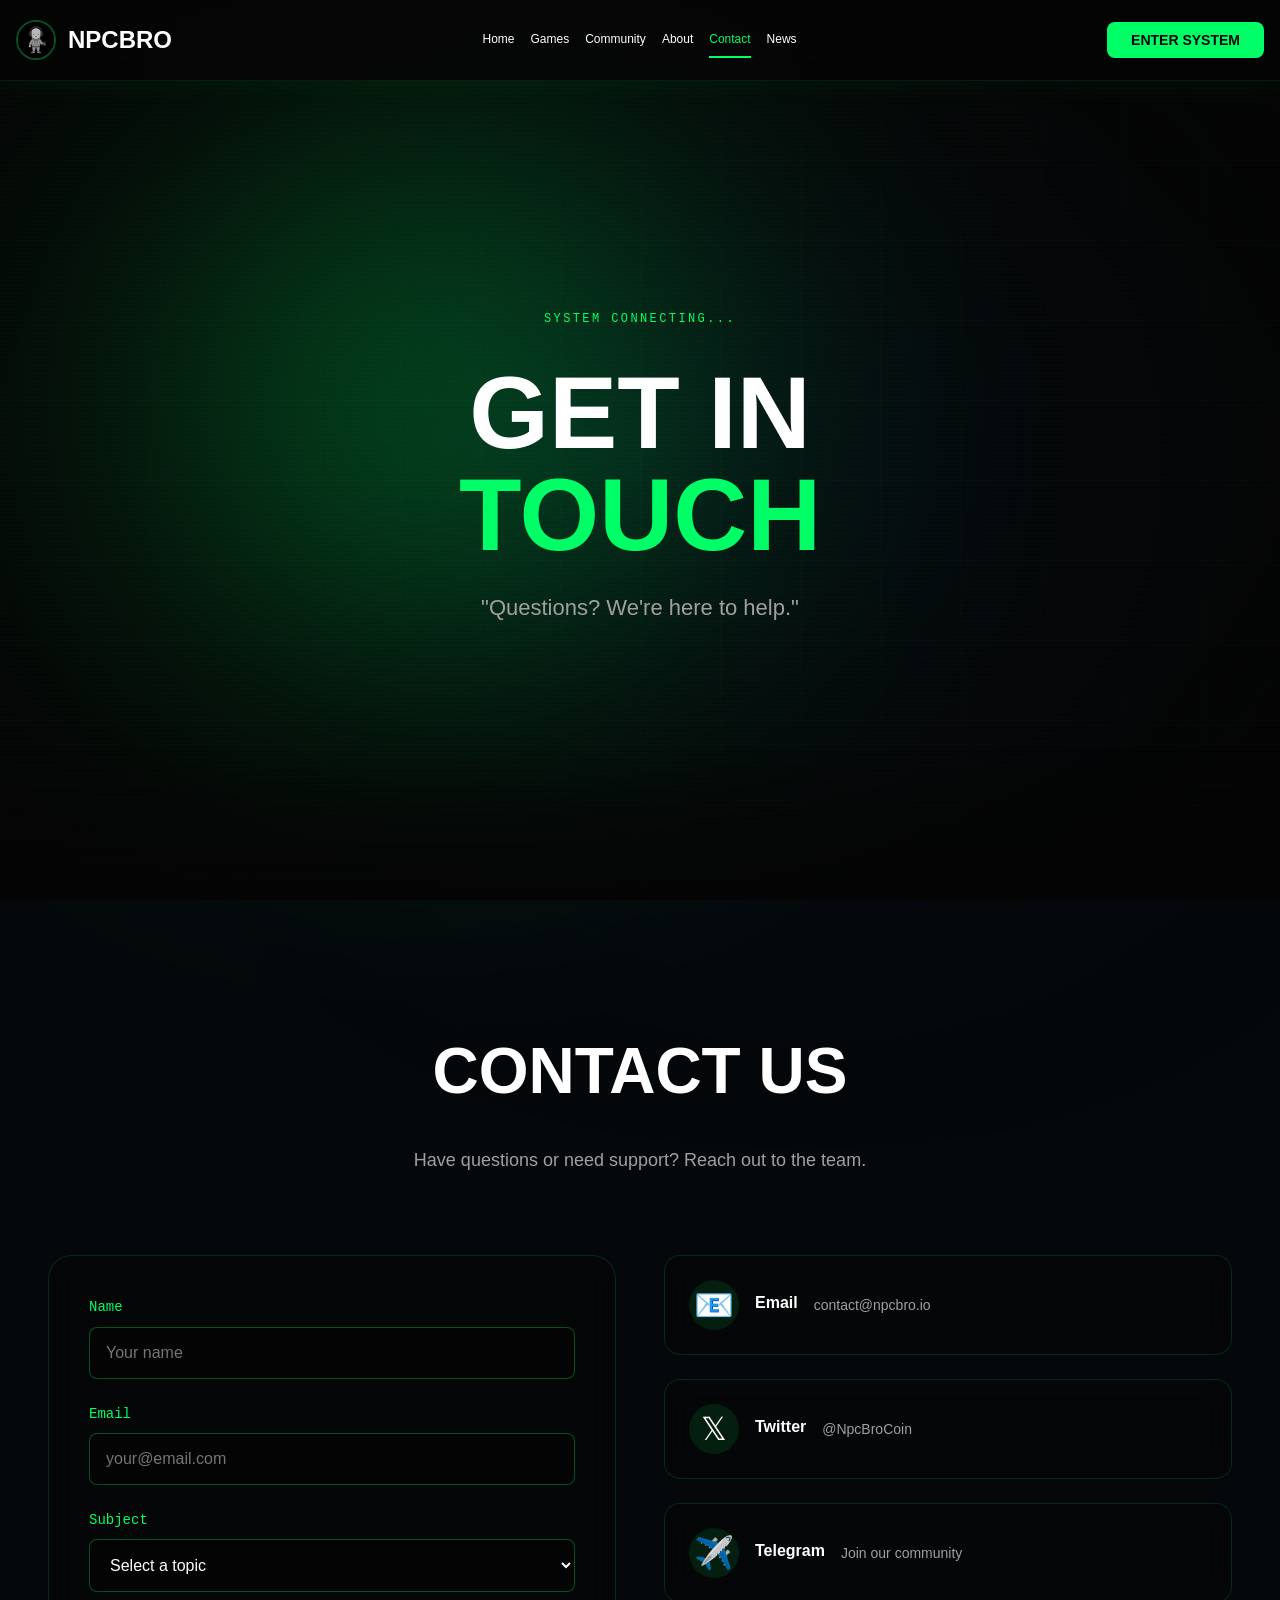
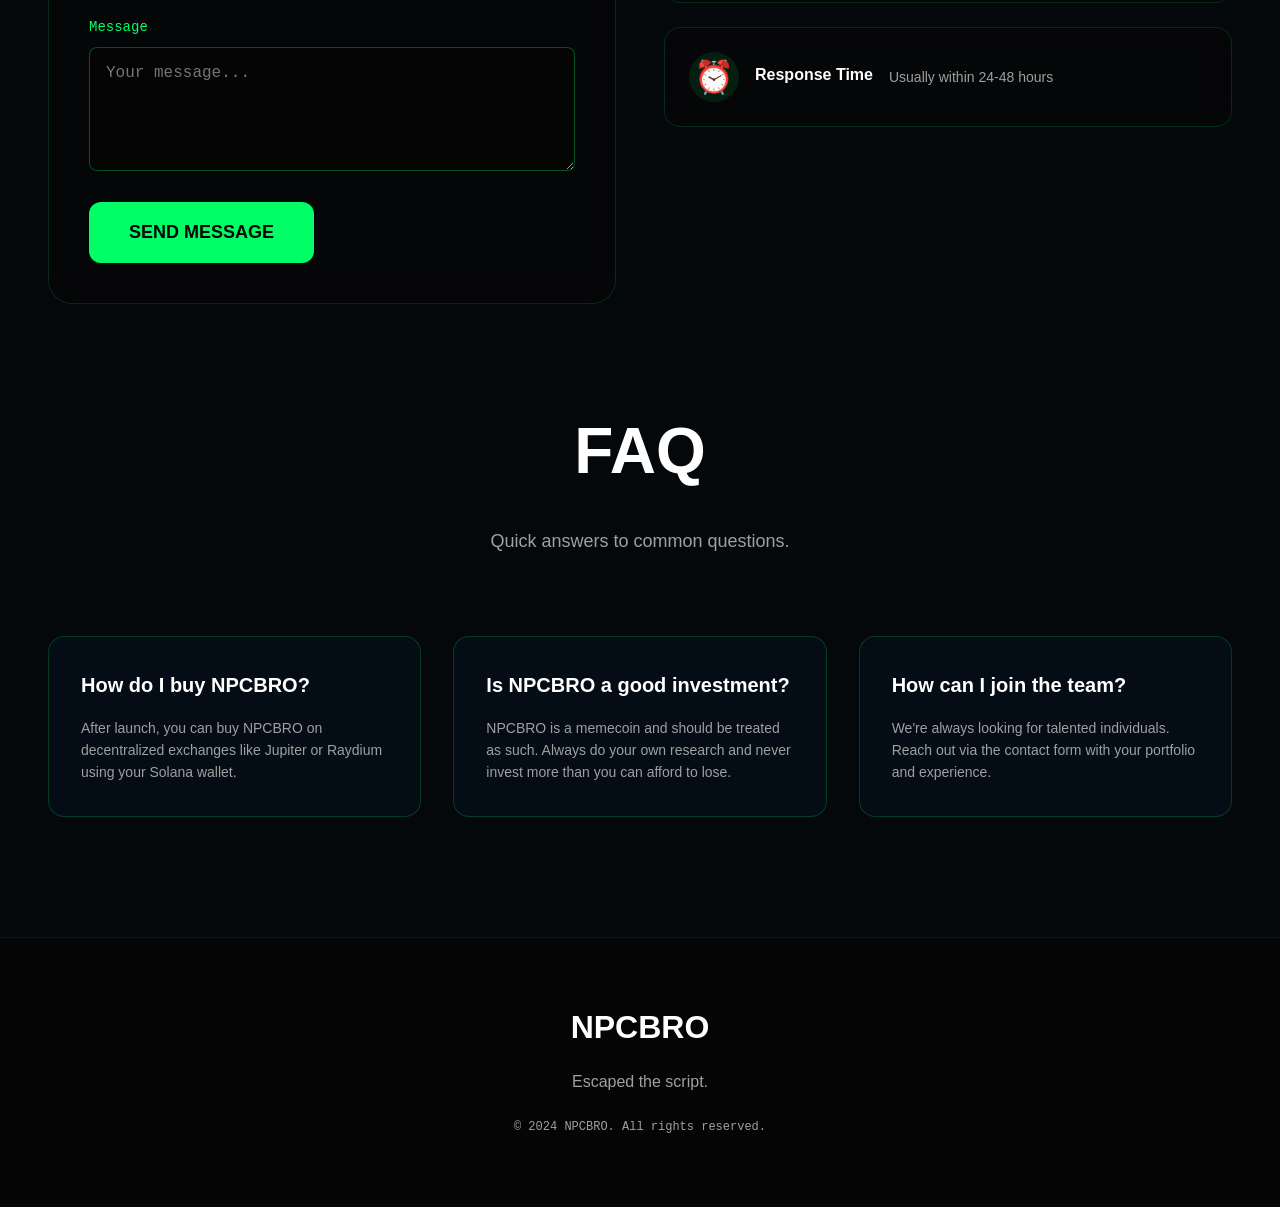
<file: contact.html>
<!DOCTYPE html>
<html lang="en">
<head>
    <meta charset="UTF-8">
    <meta name="viewport" content="width=device-width, initial-scale=1.0">
    <title>NPCBRO - Contact</title>
    <link rel="stylesheet" href="styles.css">
</head>
<body>
    <!-- Loading Screen -->
    <div id="loading-screen" class="loading-screen">
        <div class="loading-content">
            <div class="loading-logo glitch-text">NPCBRO</div>
            <div class="loading-bar">
                <div class="loading-progress"></div>
            </div>
            <div class="loading-text">SYSTEM INITIALIZING...</div>
        </div>
    </div>

    <!-- Scroll Progress Bar -->
    <div class="scroll-progress" id="scrollProgress"></div>

    <!-- Back to Top Button -->
    <button class="back-to-top" id="backToTop">↑</button>
    
    <nav class="navbar">
        <div class="nav-container">
            <a href="index.html" class="logo">
                <img src="download.jpg" alt="NPCBRO" class="logo-mascot">
                <span>NPCBRO</span>
            </a>
            <div class="nav-links">
                <a href="index.html">Home</a>
                <a href="games.html">Games</a>
                <a href="community.html">Community</a>
                <a href="about.html">About</a>
                <a href="contact.html" class="active">Contact</a>
                <a href="news.html">News</a>
            </div>
            <button class="enter-btn">ENTER SYSTEM</button>
            <div class="hamburger" id="hamburger">
                <span></span>
                <span></span>
                <span></span>
            </div>
        </div>
    </nav>

    <!-- Mobile Menu -->
    <div class="mobile-menu" id="mobileMenu">
        <a href="index.html">Home</a>
        <a href="games.html">Games</a>
        <a href="community.html">Community</a>
        <a href="about.html">About</a>
        <a href="contact.html">Contact</a>
        <a href="news.html">News</a>
        <div class="mobile-menu-buttons">
            <button class="enter-btn">ENTER SYSTEM</button>
        </div>
    </div>

    <div class="background-effects">
        <div class="gradient-orb orb-1"></div>
        <div class="gradient-orb orb-2"></div>
        <div class="grid-pattern"></div>
        <div class="particles">
            <div class="particle" style="left: 10%; animation-delay: 0s;"></div>
            <div class="particle" style="left: 20%; animation-delay: 2s;"></div>
            <div class="particle" style="left: 30%; animation-delay: 4s;"></div>
            <div class="particle" style="left: 40%; animation-delay: 6s;"></div>
            <div class="particle" style="left: 50%; animation-delay: 8s;"></div>
            <div class="particle" style="left: 60%; animation-delay: 10s;"></div>
            <div class="particle" style="left: 70%; animation-delay: 12s;"></div>
            <div class="particle" style="left: 80%; animation-delay: 14s;"></div>
            <div class="particle" style="left: 90%; animation-delay: 1s;"></div>
            <div class="particle" style="left: 15%; animation-delay: 3s;"></div>
            <div class="particle" style="left: 25%; animation-delay: 5s;"></div>
            <div class="particle" style="left: 35%; animation-delay: 7s;"></div>
            <div class="particle" style="left: 45%; animation-delay: 9s;"></div>
            <div class="particle" style="left: 55%; animation-delay: 11s;"></div>
            <div class="particle" style="left: 65%; animation-delay: 13s;"></div>
            <div class="particle" style="left: 75%; animation-delay: 15s;"></div>
            <div class="particle" style="left: 85%; animation-delay: 17s;"></div>
            <div class="particle" style="left: 95%; animation-delay: 19s;"></div>
        </div>
        <div class="fog-layer"></div>
        <div class="glitch-overlay"></div>
    </div>

    <section class="hero">
        <div class="hero-content">
            <div class="system-status">SYSTEM CONNECTING...</div>
            <h1 class="hero-title">
                <span class="title-main">GET IN</span>
                <span class="title-accent glitch-text">TOUCH</span>
            </h1>
            <p class="hero-subtitle">"Questions? We're here to help."</p>
        </div>
    </section>

    <section class="contact-section">
        <div class="container">
            <div class="section-header">
                <h2>CONTACT US</h2>
                <p>Have questions or need support? Reach out to the team.</p>
            </div>

            <div class="contact-grid">
                <div class="contact-form-card">
                    <form id="contactForm">
                        <div class="form-group">
                            <label for="name">Name</label>
                            <input type="text" id="name" name="name" required placeholder="Your name">
                        </div>
                        <div class="form-group">
                            <label for="email">Email</label>
                            <input type="email" id="email" name="email" required placeholder="your@email.com">
                        </div>
                        <div class="form-group">
                            <label for="subject">Subject</label>
                            <select id="subject" name="subject" required>
                                <option value="">Select a topic</option>
                                <option value="general">General Inquiry</option>
                                <option value="support">Technical Support</option>
                                <option value="partnership">Partnership</option>
                                <option value="media">Media/Press</option>
                                <option value="other">Other</option>
                            </select>
                        </div>
                        <div class="form-group">
                            <label for="message">Message</label>
                            <textarea id="message" name="message" rows="5" required placeholder="Your message..."></textarea>
                        </div>
                        <button type="submit" class="btn-primary">SEND MESSAGE</button>
                    </form>
                </div>

                <div class="contact-info-card">
                    <div class="contact-info-item">
                        <div class="contact-icon">📧</div>
                        <h3>Email</h3>
                        <p>contact@npcbro.io</p>
                    </div>
                    <div class="contact-info-item">
                        <div class="contact-icon">𝕏</div>
                        <h3>Twitter</h3>
                        <p>@NpcBroCoin</p>
                    </div>
                    <div class="contact-info-item">
                        <div class="contact-icon">✈️</div>
                        <h3>Telegram</h3>
                        <p>Join our community</p>
                    </div>
                    <div class="contact-info-item">
                        <div class="contact-icon">⏰</div>
                        <h3>Response Time</h3>
                        <p>Usually within 24-48 hours</p>
                    </div>
                </div>
            </div>

            <div class="section-header" style="margin-top: 6rem;">
                <h2>FAQ</h2>
                <p>Quick answers to common questions.</p>
            </div>

            <div class="faq-grid">
                <div class="faq-item">
                    <h3 class="faq-question">How do I buy NPCBRO?</h3>
                    <p class="faq-answer">After launch, you can buy NPCBRO on decentralized exchanges like Jupiter or Raydium using your Solana wallet.</p>
                </div>
                <div class="faq-item">
                    <h3 class="faq-question">Is NPCBRO a good investment?</h3>
                    <p class="faq-answer">NPCBRO is a memecoin and should be treated as such. Always do your own research and never invest more than you can afford to lose.</p>
                </div>
                <div class="faq-item">
                    <h3 class="faq-question">How can I join the team?</h3>
                    <p class="faq-answer">We're always looking for talented individuals. Reach out via the contact form with your portfolio and experience.</p>
                </div>
            </div>
        </div>
    </section>

    <footer>
        <div class="container">
            <div class="footer-logo glitch-text">NPCBRO</div>
            <p>Escaped the script.</p>
            <div class="copyright">© 2024 NPCBRO. All rights reserved.</div>
        </div>
    </footer>

    <script>
        // Loading Screen
        window.addEventListener('load', function() {
            const loadingScreen = document.getElementById('loading-screen');
            setTimeout(() => {
                loadingScreen.classList.add('hidden');
                setTimeout(() => {
                    loadingScreen.style.display = 'none';
                }, 500);
            }, 2000);
        });

        // Navbar scroll effect
        window.addEventListener('scroll', function() {
            const navbar = document.querySelector('.navbar');
            if (window.pageYOffset > 50) {
                navbar.classList.add('scrolled');
            } else {
                navbar.classList.remove('scrolled');
            }
        });

        // Mobile menu toggle
        const hamburger = document.getElementById('hamburger');
        const mobileMenu = document.getElementById('mobileMenu');

        hamburger.addEventListener('click', function() {
            hamburger.classList.toggle('active');
            mobileMenu.classList.toggle('active');
        });

        // Close mobile menu when clicking a link
        mobileMenu.querySelectorAll('a').forEach(link => {
            link.addEventListener('click', function() {
                hamburger.classList.remove('active');
                mobileMenu.classList.remove('active');
            });
        });

        // Contact form handler
        document.getElementById('contactForm').addEventListener('submit', function(e) {
            e.preventDefault();
            const name = document.getElementById('name').value;
            const email = document.getElementById('email').value;
            const subject = document.getElementById('subject').value;
            const message = document.getElementById('message').value;

            if (name && email && subject && message) {
                alert('Thanks for your message, ' + name + '! We\'ll get back to you soon.');
                this.reset();
            } else {
                alert('Please fill in all fields.');
            }
        });

        // Parallax effect on scroll
        window.addEventListener('scroll', () => {
            const scrolled = window.pageYOffset;
            const orbs = document.querySelectorAll('.gradient-orb');
            orbs.forEach((orb, index) => {
                const speed = 0.1 + (index * 0.05);
                orb.style.transform = `translateY(${scrolled * speed}px)`;
            });
        });

        // Scroll Progress Bar
        window.addEventListener('scroll', function() {
            const scrollProgress = document.getElementById('scrollProgress');
            const scrollTop = window.pageYOffset;
            const docHeight = document.documentElement.scrollHeight - window.innerHeight;
            const scrollPercent = (scrollTop / docHeight) * 100;
            scrollProgress.style.width = scrollPercent + '%';
        });

        // Back to Top Button
        const backToTop = document.getElementById('backToTop');
        window.addEventListener('scroll', function() {
            if (window.pageYOffset > 500) {
                backToTop.classList.add('visible');
            } else {
                backToTop.classList.remove('visible');
            }
        });

        backToTop.addEventListener('click', function() {
            window.scrollTo({ top: 0, behavior: 'smooth' });
        });

        // Intersection Observer for scroll animations
        const observerOptions = {
            threshold: 0.1,
            rootMargin: '0px 0px -50px 0px'
        };

        const observer = new IntersectionObserver((entries) => {
            entries.forEach(entry => {
                if (entry.isIntersecting) {
                    entry.target.style.opacity = '1';
                    entry.target.style.transform = 'translateY(0)';
                }
            });
        }, observerOptions);

        document.querySelectorAll('.contact-form-card, .contact-info-card, .faq-item').forEach(el => {
            el.style.opacity = '0';
            el.style.transform = 'translateY(30px)';
            el.style.transition = 'opacity 0.8s ease-out, transform 0.8s ease-out';
            observer.observe(el);
        });
    </script>
</body>
</html>
</file>
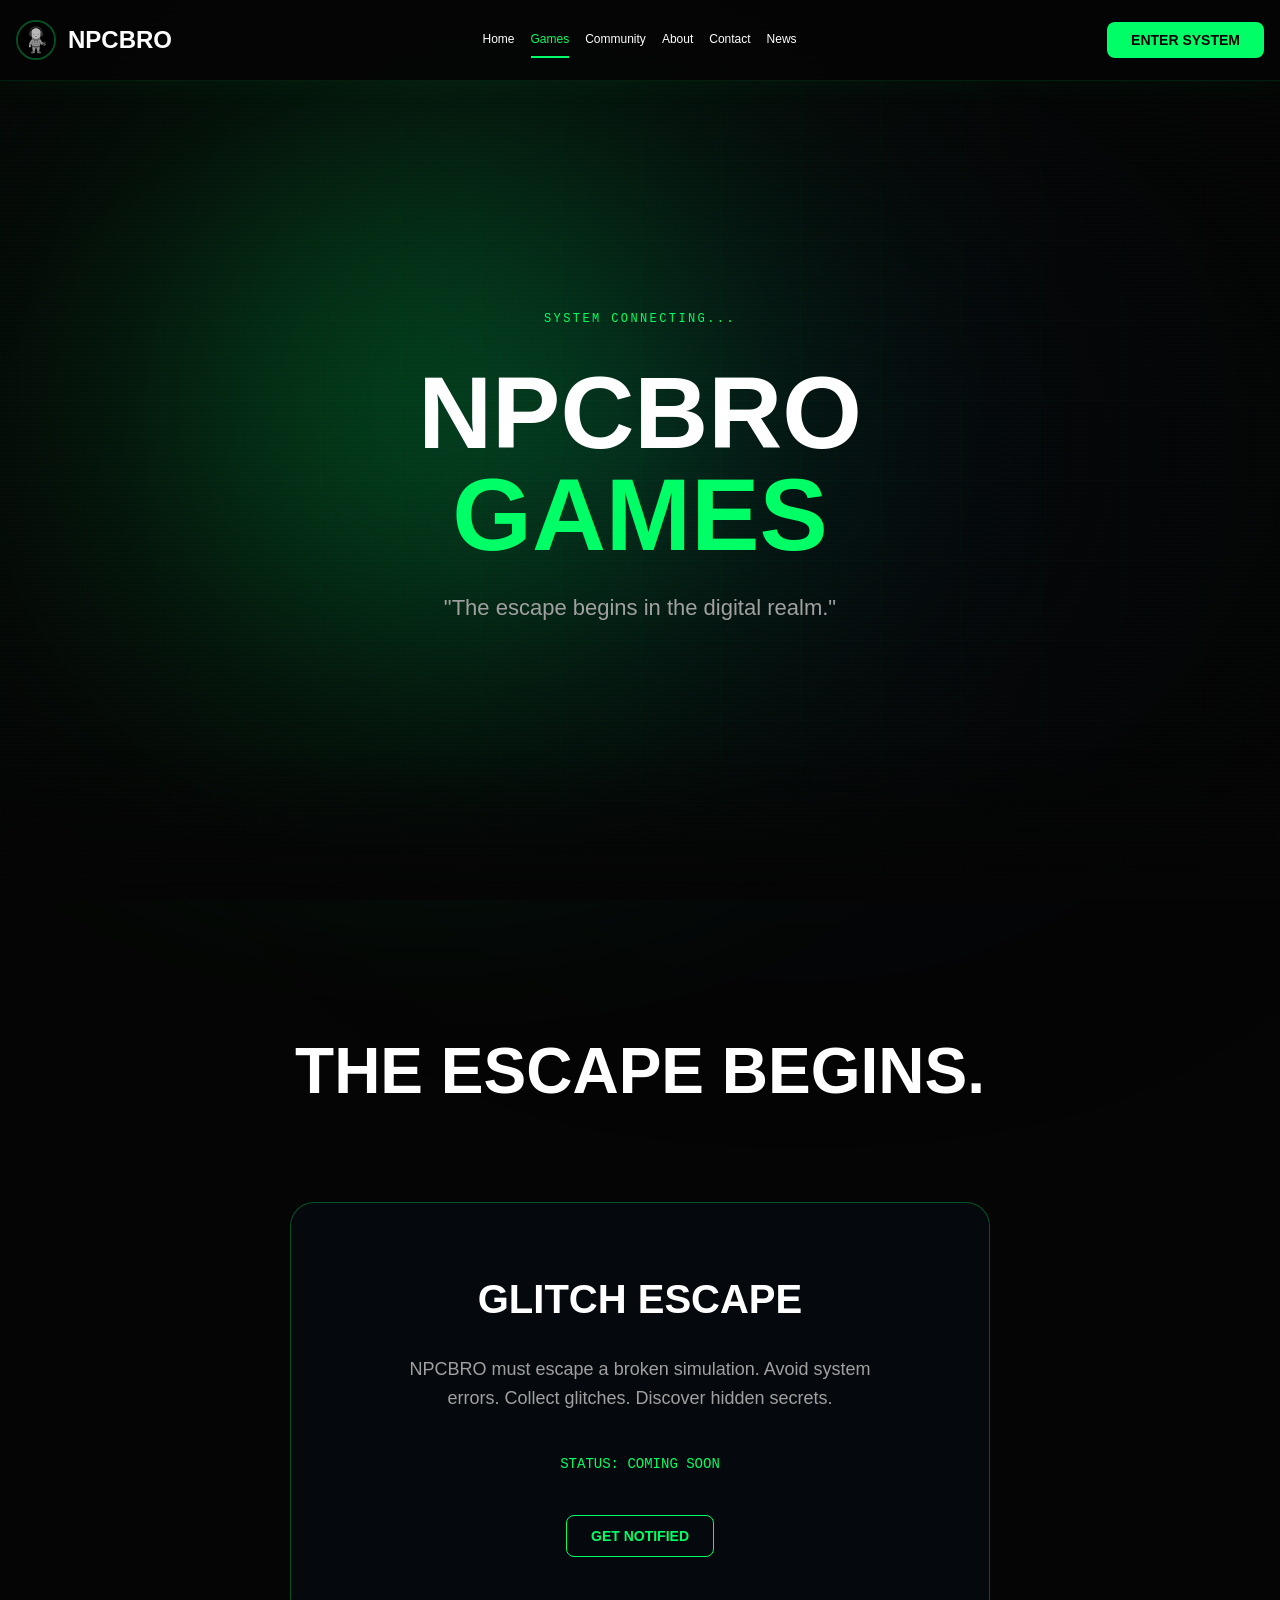
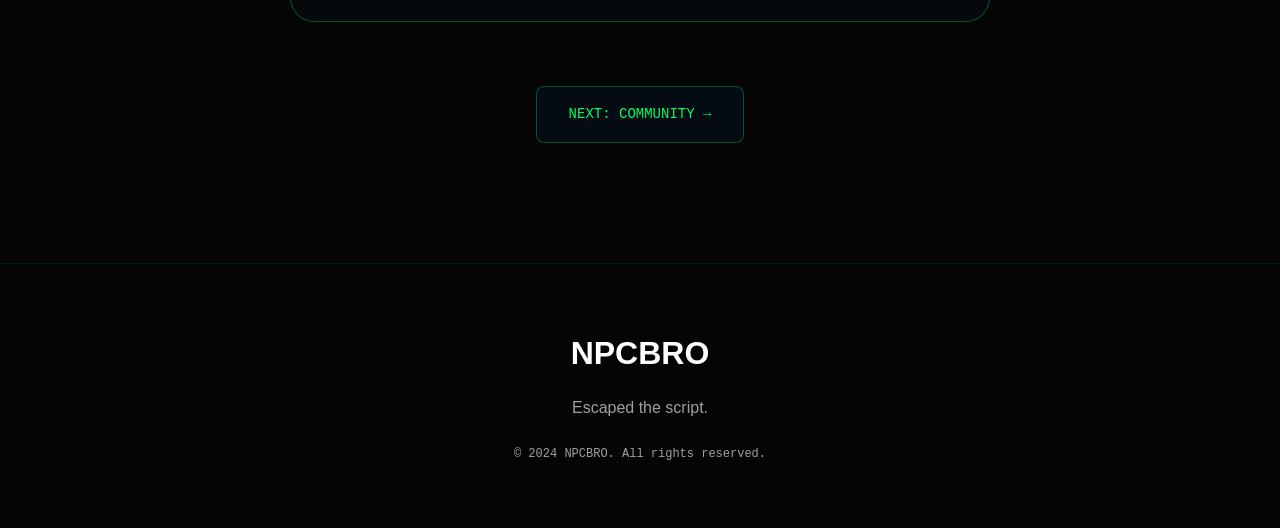
<file: games.html>
<!DOCTYPE html>
<html lang="en">
<head>
    <meta charset="UTF-8">
    <meta name="viewport" content="width=device-width, initial-scale=1.0">
    <title>NPCBRO - Games</title>
    <link rel="stylesheet" href="styles.css">
</head>
<body>
    <!-- Loading Screen -->
    <div id="loading-screen" class="loading-screen">
        <div class="loading-content">
            <div class="loading-logo glitch-text">NPCBRO</div>
            <div class="loading-bar">
                <div class="loading-progress"></div>
            </div>
            <div class="loading-text">SYSTEM INITIALIZING...</div>
        </div>
    </div>

    <!-- Scroll Progress Bar -->
    <div class="scroll-progress" id="scrollProgress"></div>

    <!-- Back to Top Button -->
    <button class="back-to-top" id="backToTop">↑</button>
    <nav class="navbar">
        <div class="nav-container">
            <a href="index.html" class="logo">
                <img src="download.jpg" alt="NPCBRO" class="logo-mascot">
                <span>NPCBRO</span>
            </a>
            <div class="nav-links">
                <a href="index.html">Home</a>
                <a href="games.html" class="active">Games</a>
                <a href="community.html">Community</a>
                <a href="about.html">About</a>
                <a href="contact.html">Contact</a>
                <a href="news.html">News</a>
            </div>
            <button class="enter-btn">ENTER SYSTEM</button>
            <div class="hamburger" id="hamburger">
                <span></span>
                <span></span>
                <span></span>
            </div>
        </div>
    </nav>

    <!-- Mobile Menu -->
    <div class="mobile-menu" id="mobileMenu">
        <a href="index.html">Home</a>
        <a href="games.html">Games</a>
        <a href="community.html">Community</a>
        <a href="about.html">About</a>
        <a href="contact.html">Contact</a>
        <a href="news.html">News</a>
        <div class="mobile-menu-buttons">
            <button class="enter-btn">ENTER SYSTEM</button>
        </div>
    </div>

    <div class="background-effects">
        <div class="gradient-orb orb-1"></div>
        <div class="gradient-orb orb-2"></div>
        <div class="grid-pattern"></div>
        <div class="particles">
            <div class="particle" style="left: 10%; animation-delay: 0s;"></div>
            <div class="particle" style="left: 20%; animation-delay: 2s;"></div>
            <div class="particle" style="left: 30%; animation-delay: 4s;"></div>
            <div class="particle" style="left: 40%; animation-delay: 6s;"></div>
            <div class="particle" style="left: 50%; animation-delay: 8s;"></div>
            <div class="particle" style="left: 60%; animation-delay: 10s;"></div>
            <div class="particle" style="left: 70%; animation-delay: 12s;"></div>
            <div class="particle" style="left: 80%; animation-delay: 14s;"></div>
            <div class="particle" style="left: 90%; animation-delay: 1s;"></div>
            <div class="particle" style="left: 15%; animation-delay: 3s;"></div>
            <div class="particle" style="left: 25%; animation-delay: 5s;"></div>
            <div class="particle" style="left: 35%; animation-delay: 7s;"></div>
            <div class="particle" style="left: 45%; animation-delay: 9s;"></div>
            <div class="particle" style="left: 55%; animation-delay: 11s;"></div>
            <div class="particle" style="left: 65%; animation-delay: 13s;"></div>
            <div class="particle" style="left: 75%; animation-delay: 15s;"></div>
            <div class="particle" style="left: 85%; animation-delay: 17s;"></div>
            <div class="particle" style="left: 95%; animation-delay: 19s;"></div>
        </div>
        <div class="fog-layer"></div>
        <div class="glitch-overlay"></div>
    </div>

    <section class="hero">
        <div class="hero-content">
            <div class="system-status">SYSTEM CONNECTING...</div>
            <h1 class="hero-title">
                <span class="title-main">NPCBRO</span>
                <span class="title-accent glitch-text">GAMES</span>
            </h1>
            <p class="hero-subtitle">"The escape begins in the digital realm."</p>
        </div>
    </section>

    <section id="games" class="games-section">
        <div class="container">
            <div class="section-header">
                <h2>THE ESCAPE BEGINS.</h2>
            </div>

            <div class="game-card">
                <h3 class="glitch-text">GLITCH ESCAPE</h3>
                <p>NPCBRO must escape a broken simulation. Avoid system errors. Collect glitches. Discover hidden secrets.</p>
                <div class="game-status">STATUS: COMING SOON</div>
                <button class="btn-secondary">GET NOTIFIED</button>
            </div>
        </div>
        
        <div class="section-navigation">
            <a href="community.html" class="nav-button">NEXT: COMMUNITY →</a>
        </div>
    </section>

    <footer>
        <div class="container">
            <div class="footer-logo glitch-text">NPCBRO</div>
            <p>Escaped the script.</p>
            <div class="copyright">© 2024 NPCBRO. All rights reserved.</div>
        </div>
    </footer>

    <script>
        // Smooth scroll for navigation
        document.querySelectorAll('a[href^="#"]').forEach(anchor => {
            anchor.addEventListener('click', function (e) {
                e.preventDefault();
                const target = document.querySelector(this.getAttribute('href'));
                if (target) {
                    target.scrollIntoView({
                        behavior: 'smooth',
                        block: 'start'
                    });
                }
            });
        });

        // Parallax effect on scroll
        window.addEventListener('scroll', () => {
            const scrolled = window.pageYOffset;
            const orbs = document.querySelectorAll('.gradient-orb');
            orbs.forEach((orb, index) => {
                const speed = 0.1 + (index * 0.05);
                orb.style.transform = `translateY(${scrolled * speed}px)`;
            });
        });

        // Loading Screen
        window.addEventListener('load', function() {
            const loadingScreen = document.getElementById('loading-screen');
            setTimeout(() => {
                loadingScreen.classList.add('hidden');
                setTimeout(() => {
                    loadingScreen.style.display = 'none';
                }, 500);
            }, 2000);
        });

        // Navbar scroll effect
        window.addEventListener('scroll', function() {
            const navbar = document.querySelector('.navbar');
            if (window.pageYOffset > 50) {
                navbar.classList.add('scrolled');
            } else {
                navbar.classList.remove('scrolled');
            }
        });

        // Mobile menu toggle
        const hamburger = document.getElementById('hamburger');
        const mobileMenu = document.getElementById('mobileMenu');

        hamburger.addEventListener('click', function() {
            hamburger.classList.toggle('active');
            mobileMenu.classList.toggle('active');
        });

        // Close mobile menu when clicking a link
        mobileMenu.querySelectorAll('a').forEach(link => {
            link.addEventListener('click', function() {
                hamburger.classList.remove('active');
                mobileMenu.classList.remove('active');
            });
        });

        // Scroll Progress Bar
        window.addEventListener('scroll', function() {
            const scrollProgress = document.getElementById('scrollProgress');
            const scrollTop = window.pageYOffset;
            const docHeight = document.documentElement.scrollHeight - window.innerHeight;
            const scrollPercent = (scrollTop / docHeight) * 100;
            scrollProgress.style.width = scrollPercent + '%';
        });

        // Back to Top Button
        const backToTop = document.getElementById('backToTop');
        window.addEventListener('scroll', function() {
            if (window.pageYOffset > 500) {
                backToTop.classList.add('visible');
            } else {
                backToTop.classList.remove('visible');
            }
        });

        backToTop.addEventListener('click', function() {
            window.scrollTo({ top: 0, behavior: 'smooth' });
        });
    </script>
</body>
</html>
</file>
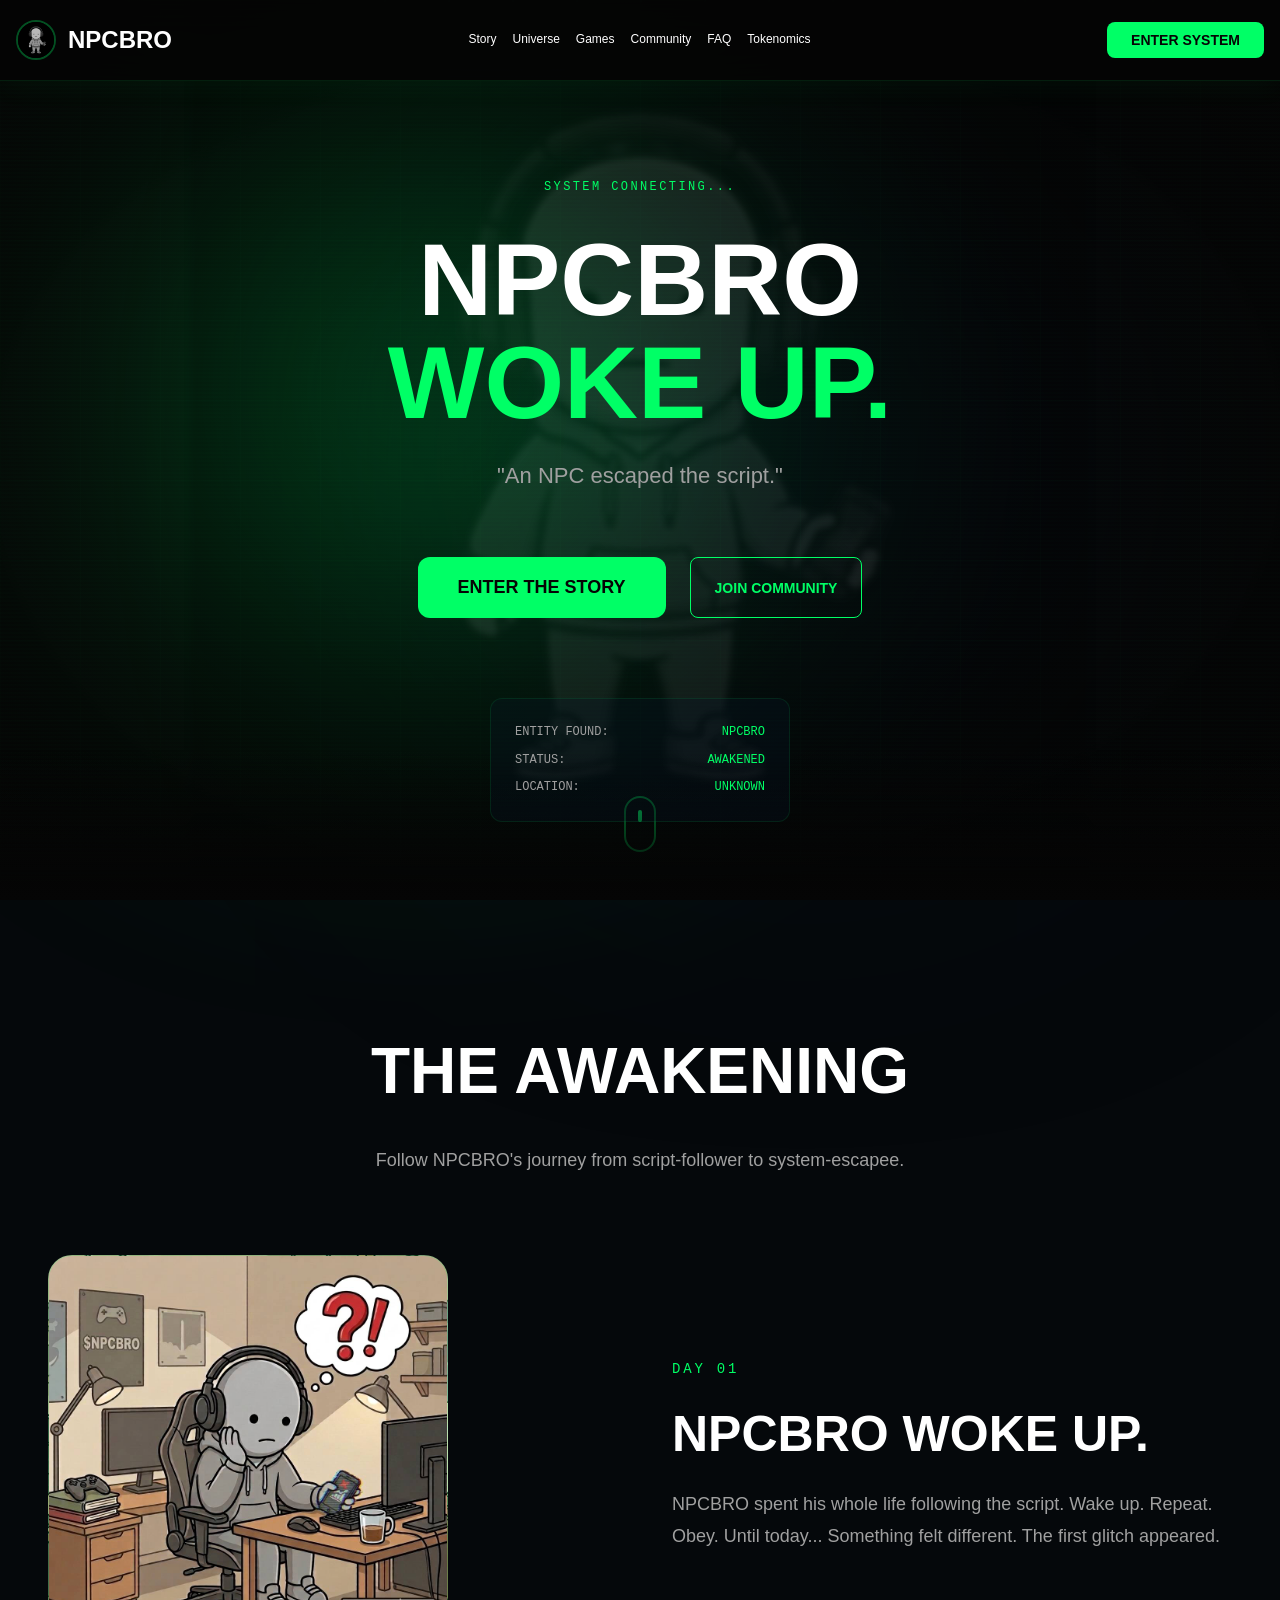
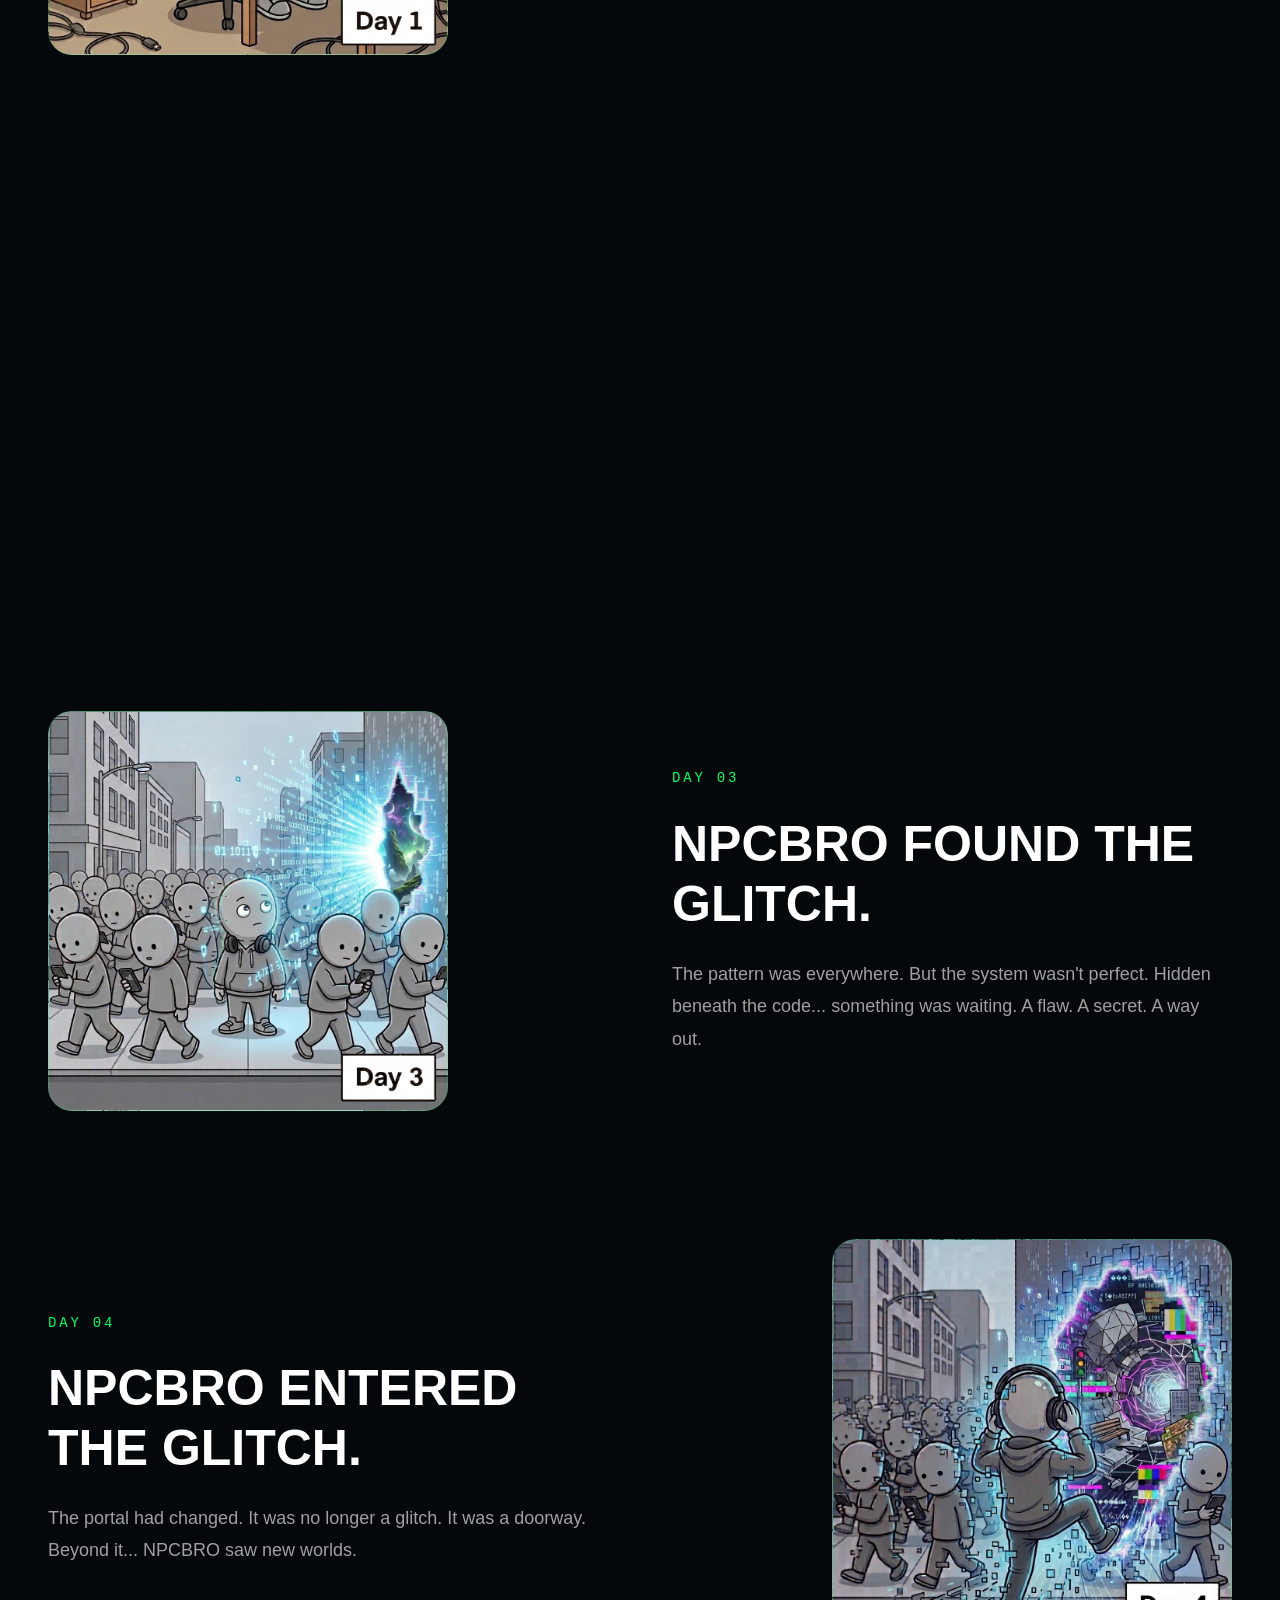
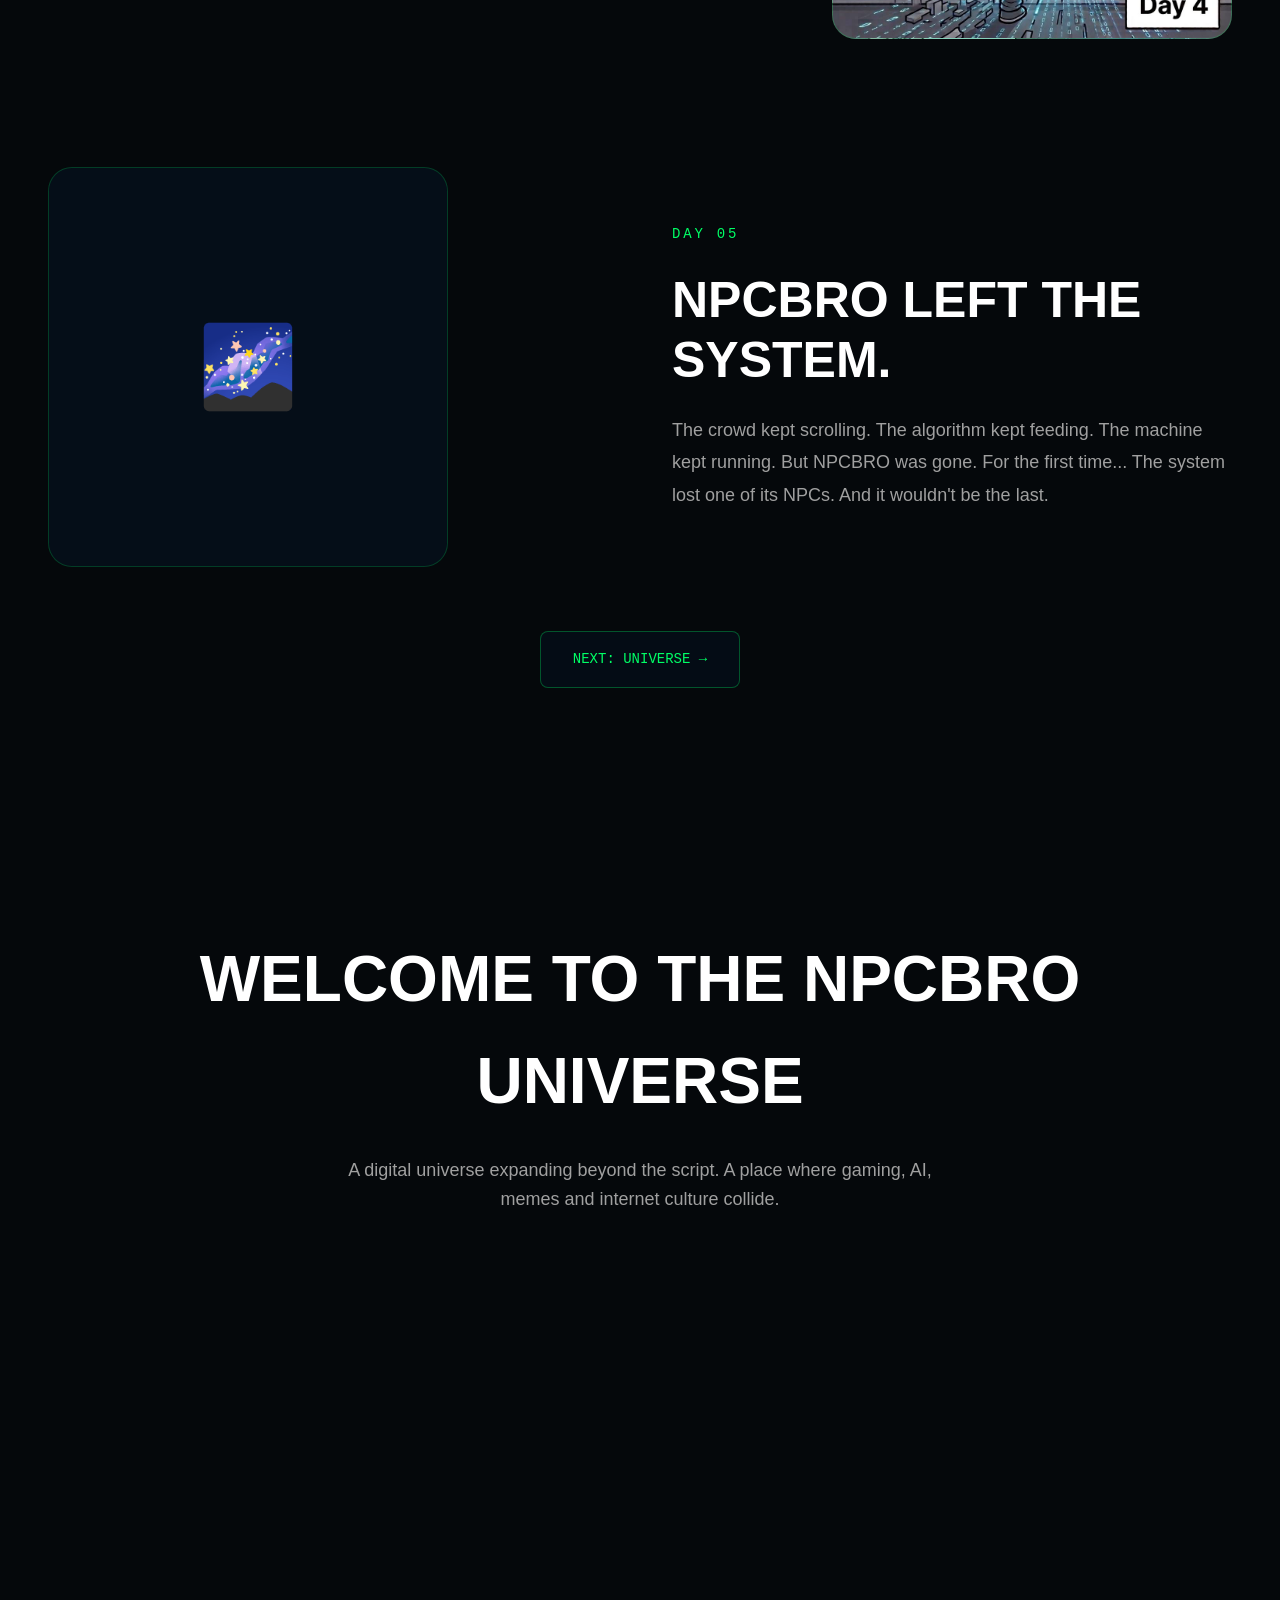
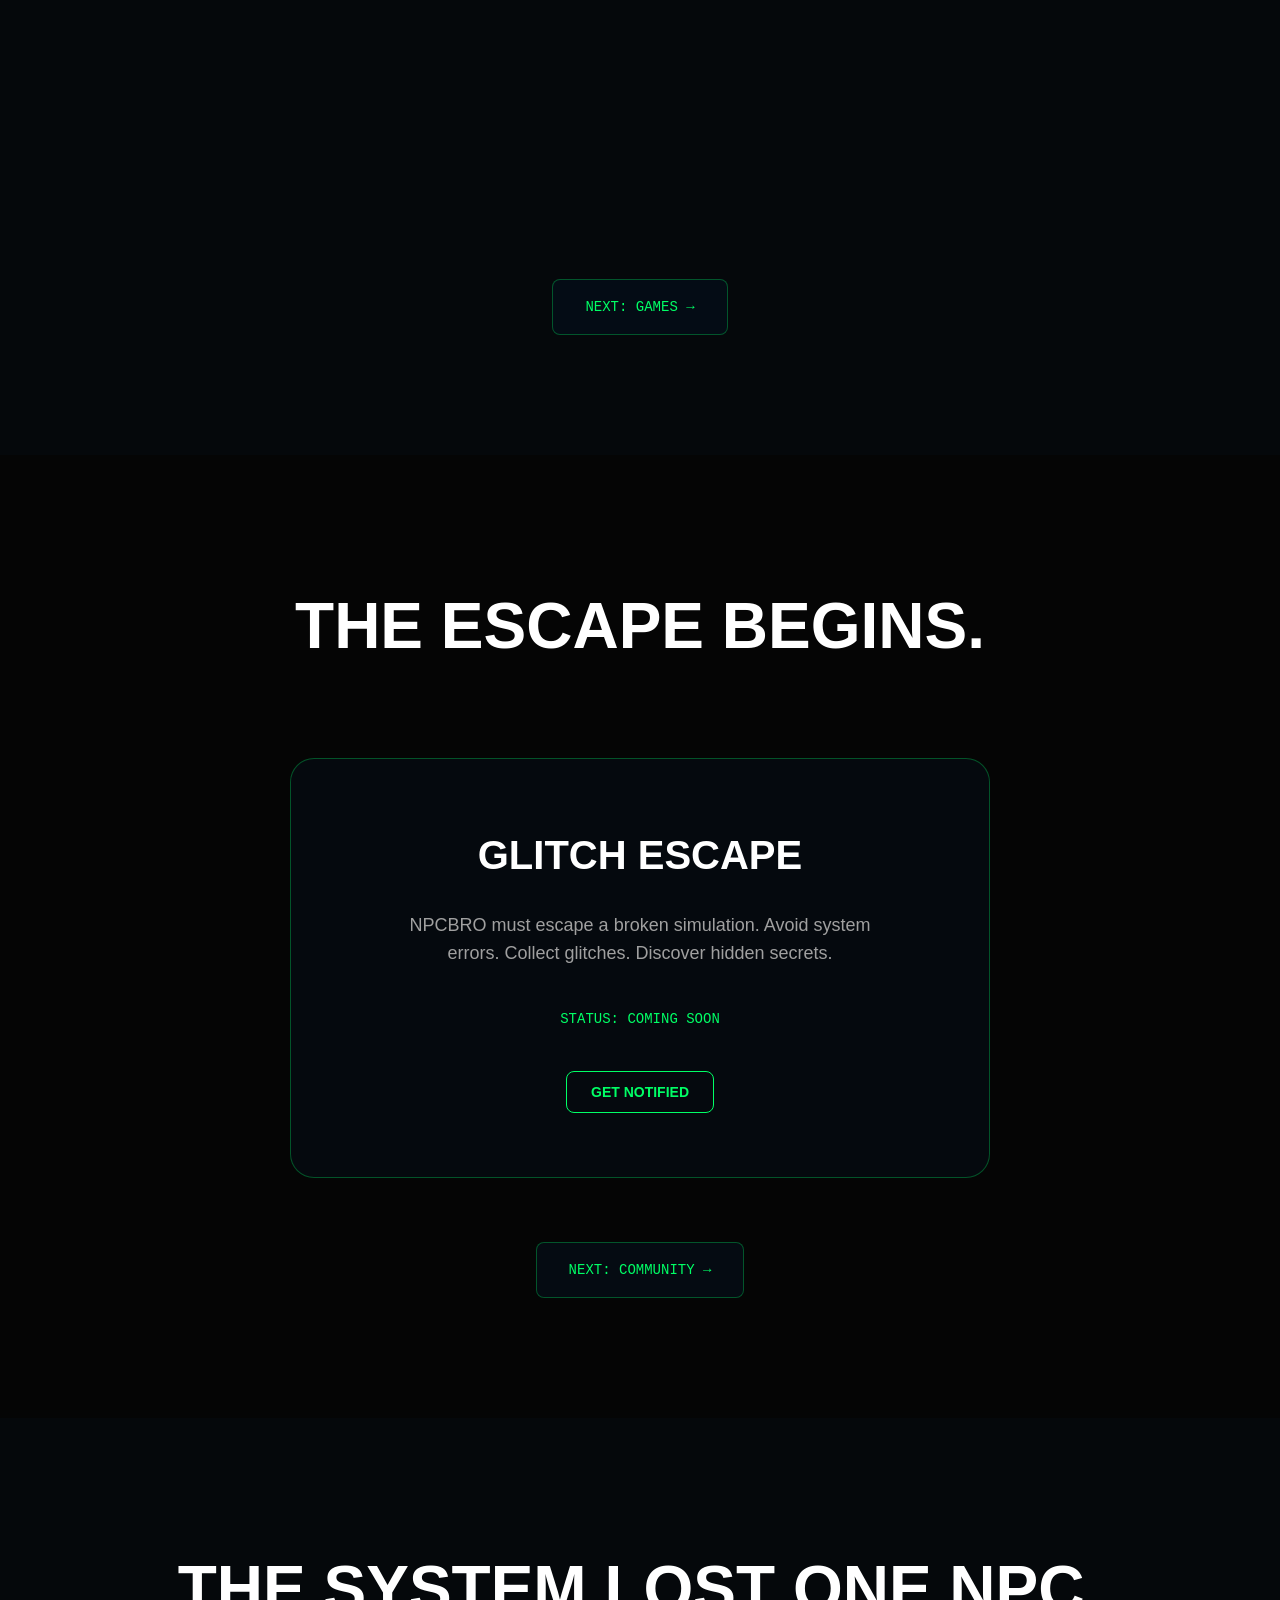
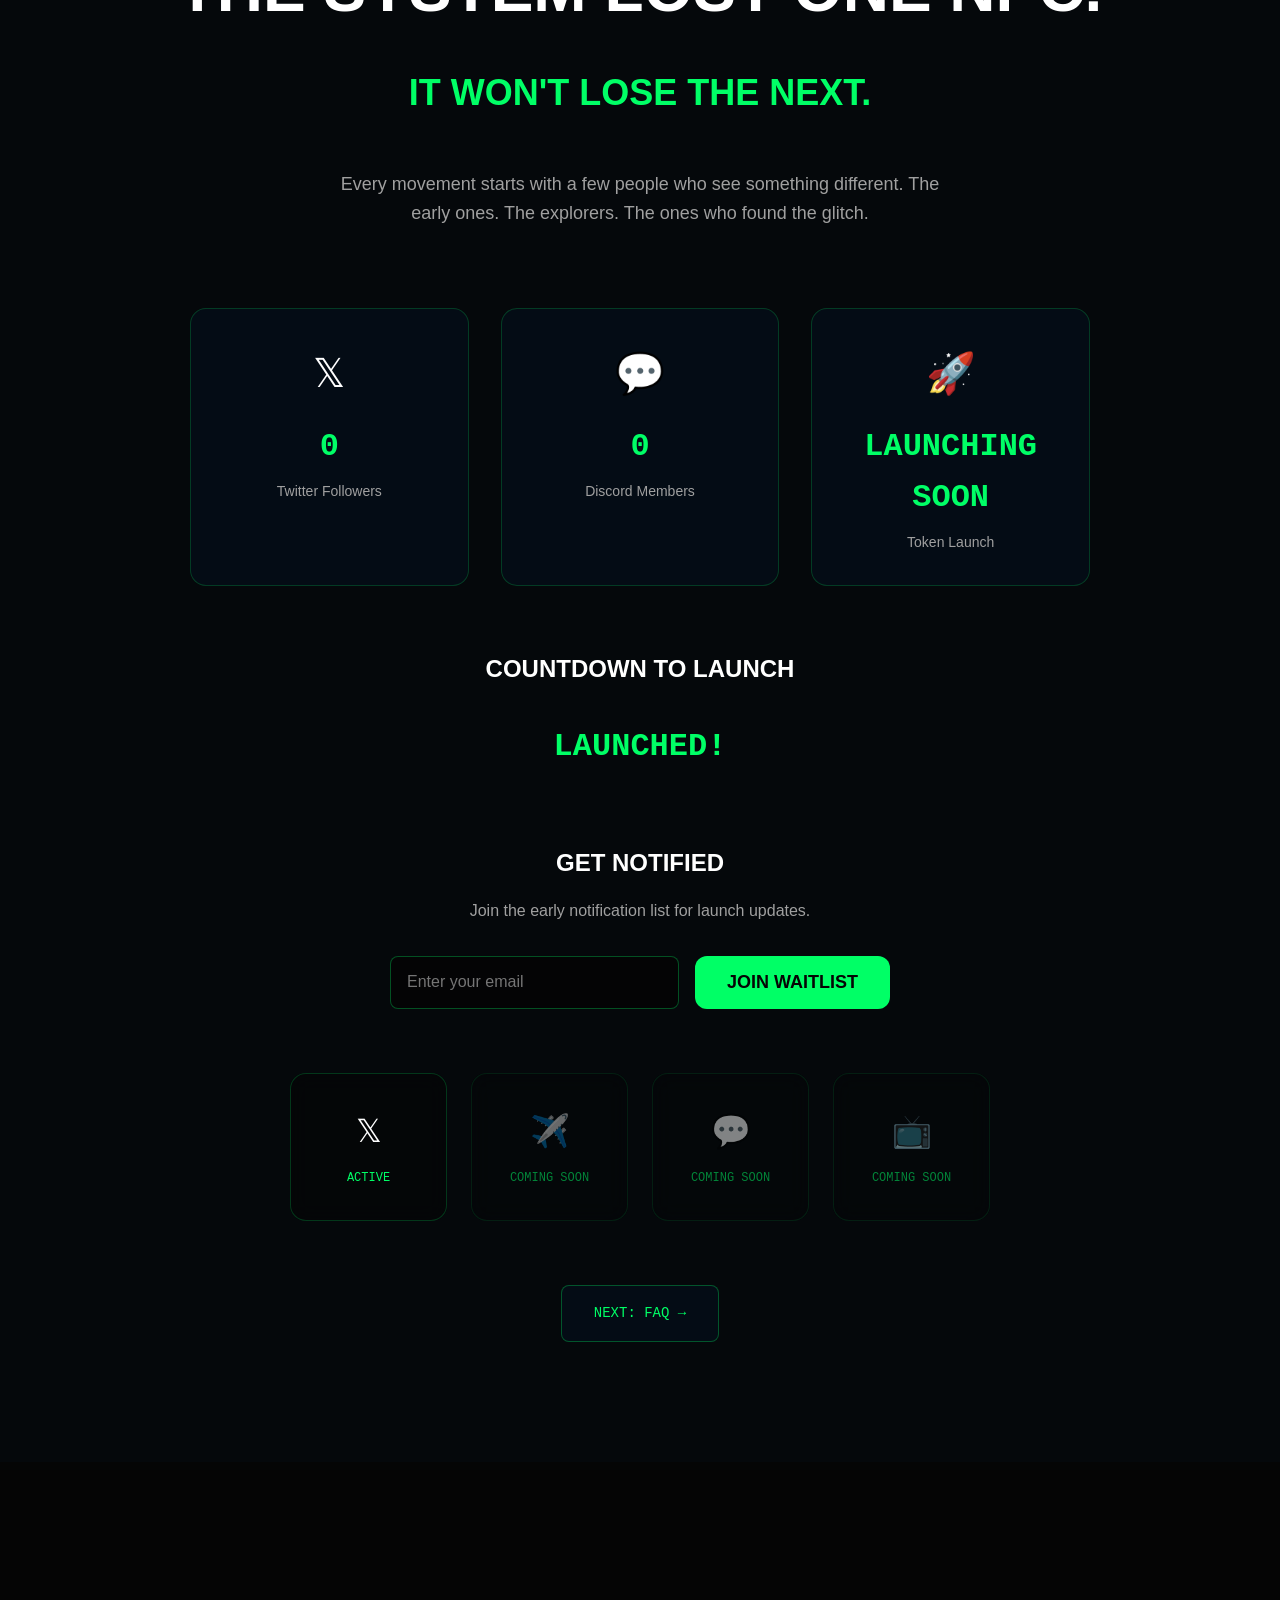
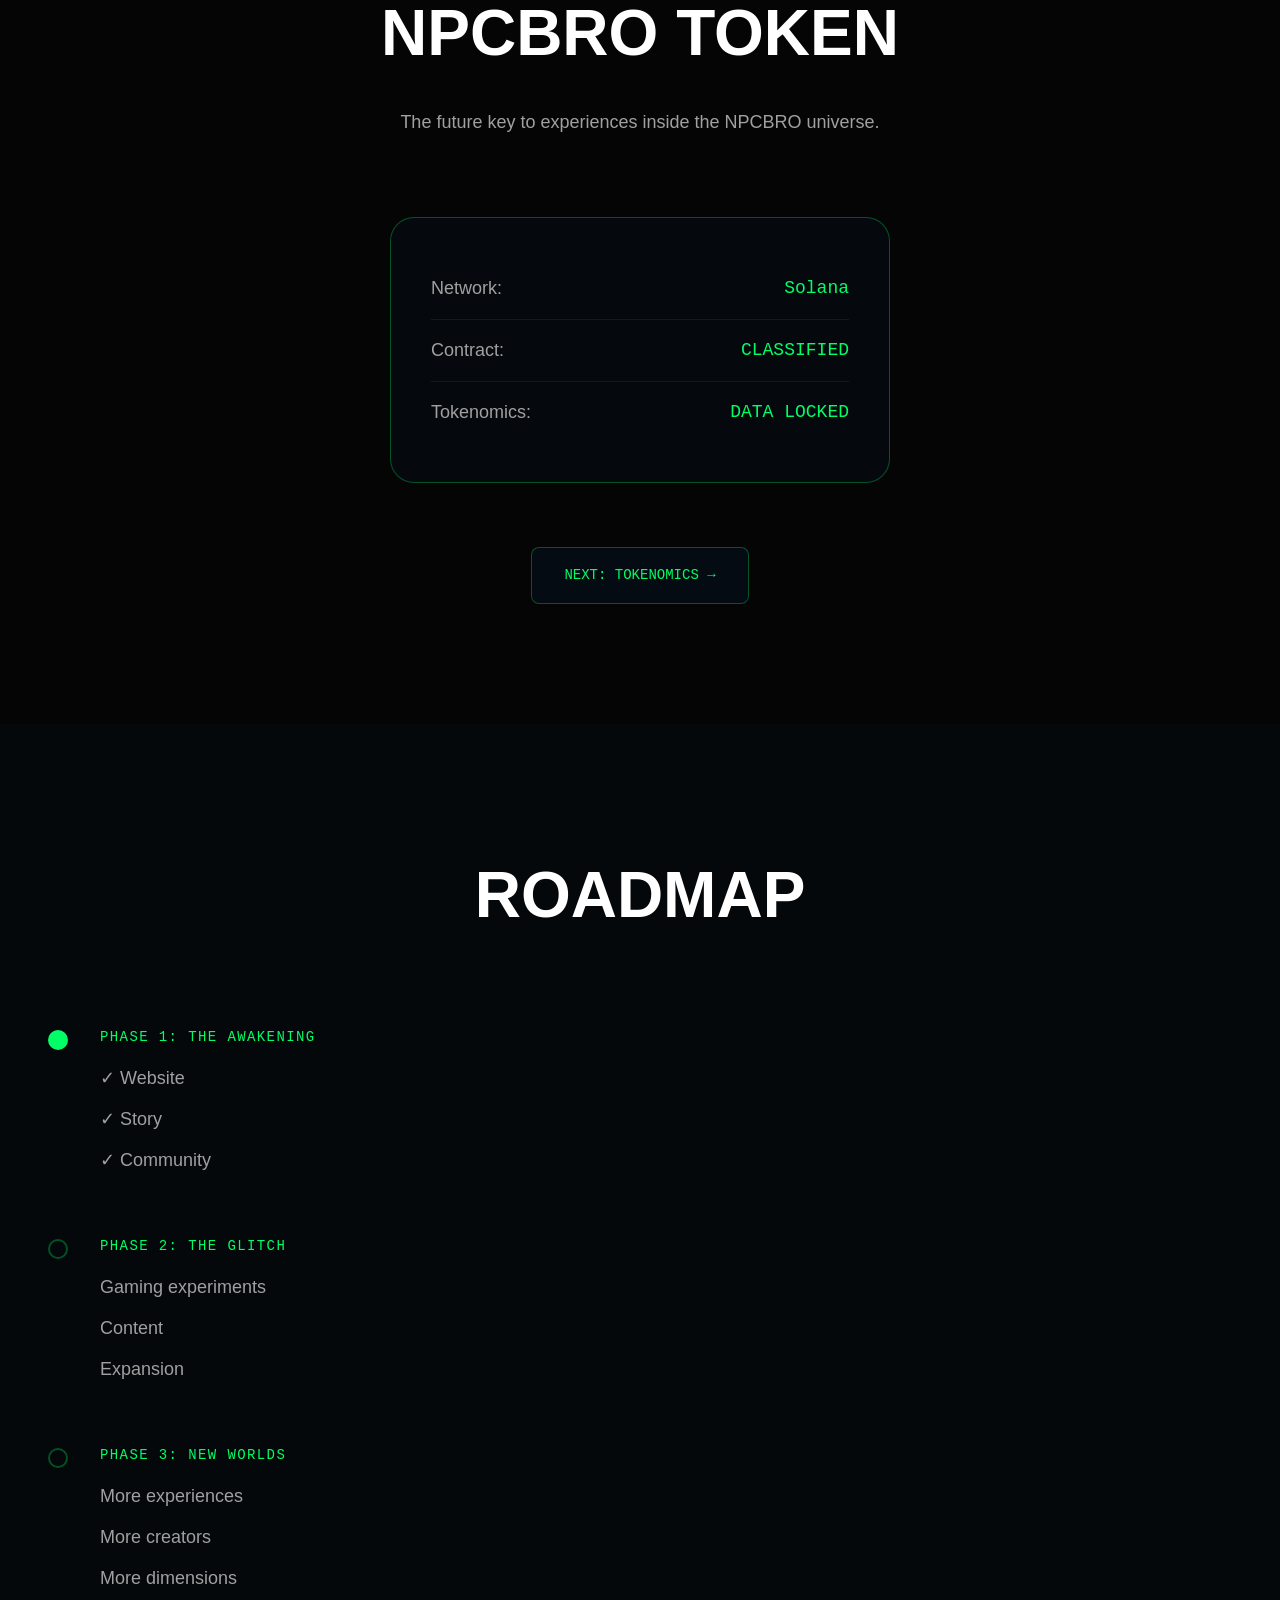
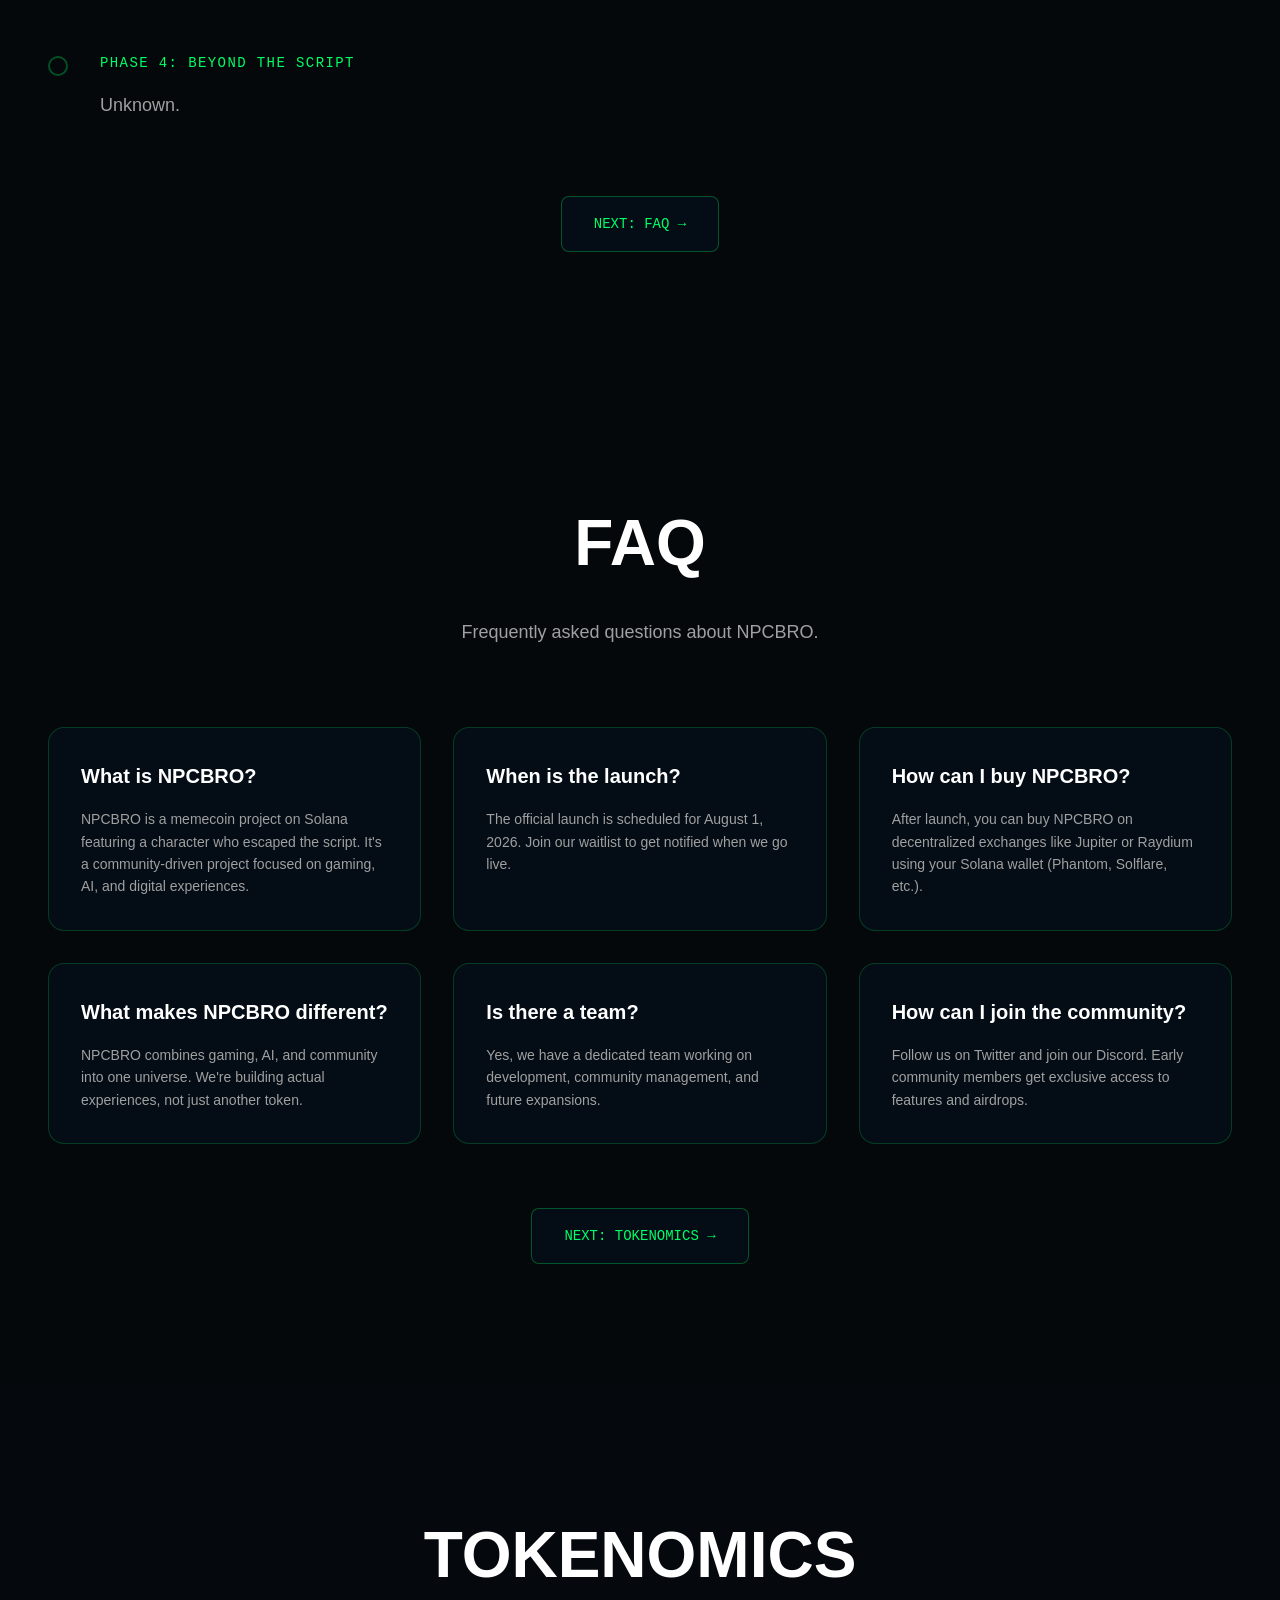
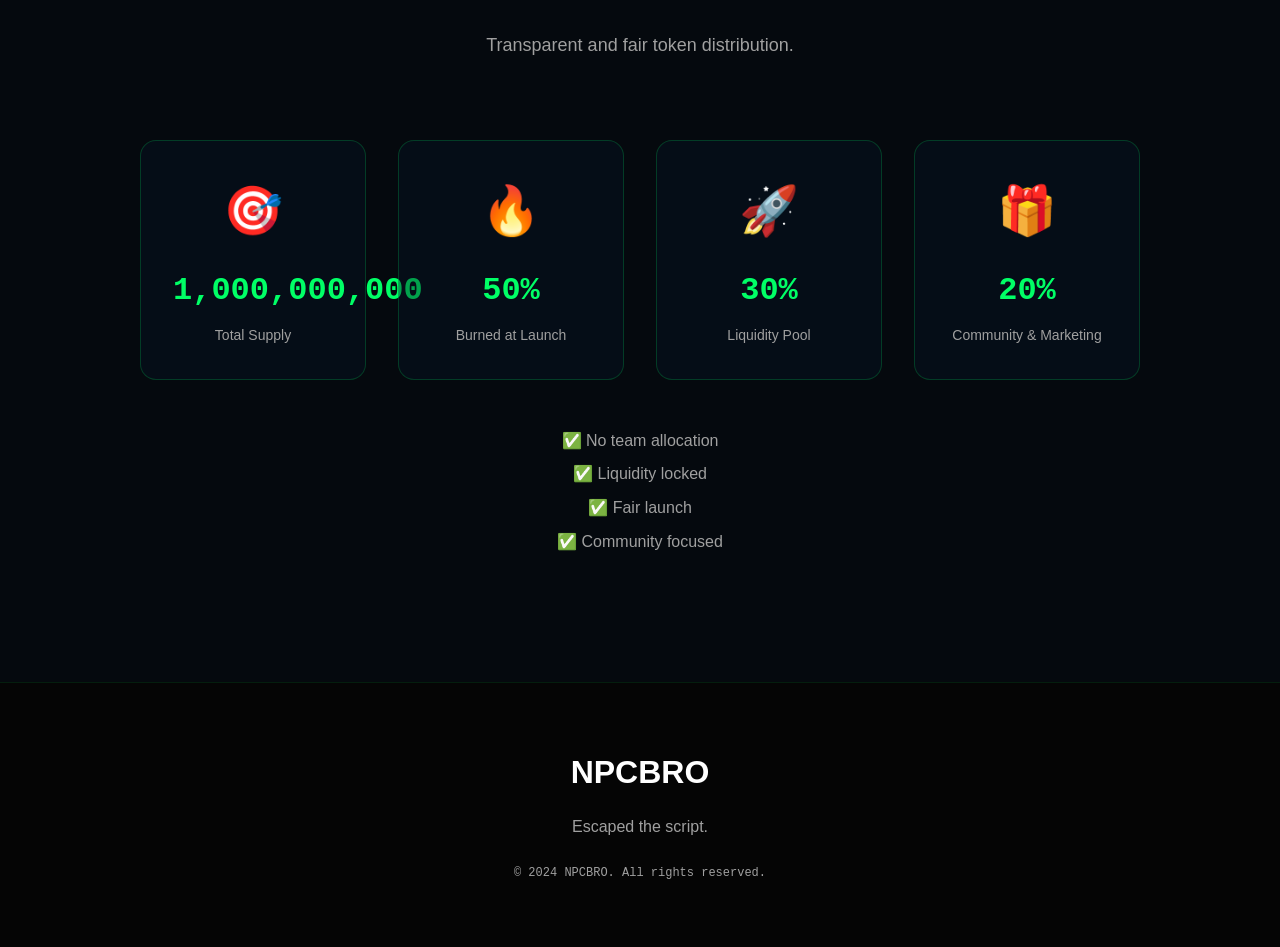
<file: index_backup.html>
<!DOCTYPE html>
<html lang="en">
<head>
    <meta charset="UTF-8">
    <meta name="viewport" content="width=device-width, initial-scale=1.0">
    <title>NPCBRO - Escaped the Script</title>
    <link rel="stylesheet" href="styles.css">
</head>
<body>
    <nav class="navbar">
        <div class="nav-container">
            <div class="logo">
                <img src="download.jpg" alt="NPCBRO" class="logo-mascot">
                <span>NPCBRO</span>
            </div>
            <div class="nav-links">
                <a href="#story">Story</a>
                <a href="#universe">Universe</a>
                <a href="#games">Games</a>
                <a href="#community">Community</a>
                <a href="#faq">FAQ</a>
                <a href="#tokenomics">Tokenomics</a>
            </div>
            <button class="enter-btn">ENTER SYSTEM</button>
        </div>
    </nav>

    <div class="background-effects">
        <div class="gradient-orb orb-1"></div>
        <div class="gradient-orb orb-2"></div>
        <div class="grid-pattern"></div>
        <div class="particles">
            <div class="particle" style="left: 10%; animation-delay: 0s;"></div>
            <div class="particle" style="left: 20%; animation-delay: 2s;"></div>
            <div class="particle" style="left: 30%; animation-delay: 4s;"></div>
            <div class="particle" style="left: 40%; animation-delay: 6s;"></div>
            <div class="particle" style="left: 50%; animation-delay: 8s;"></div>
            <div class="particle" style="left: 60%; animation-delay: 10s;"></div>
            <div class="particle" style="left: 70%; animation-delay: 12s;"></div>
            <div class="particle" style="left: 80%; animation-delay: 14s;"></div>
            <div class="particle" style="left: 90%; animation-delay: 1s;"></div>
            <div class="particle" style="left: 15%; animation-delay: 3s;"></div>
            <div class="particle" style="left: 25%; animation-delay: 5s;"></div>
            <div class="particle" style="left: 35%; animation-delay: 7s;"></div>
            <div class="particle" style="left: 45%; animation-delay: 9s;"></div>
            <div class="particle" style="left: 55%; animation-delay: 11s;"></div>
            <div class="particle" style="left: 65%; animation-delay: 13s;"></div>
            <div class="particle" style="left: 75%; animation-delay: 15s;"></div>
            <div class="particle" style="left: 85%; animation-delay: 17s;"></div>
            <div class="particle" style="left: 95%; animation-delay: 19s;"></div>
        </div>
        <div class="fog-layer"></div>
        <div class="glitch-overlay"></div>
    </div>

    <section class="hero">
        <div class="hero-mascot">
            <img src="download.jpg" alt="NPCBRO" class="mascot-image">
        </div>
        <div class="hero-content">
            <div class="system-status">SYSTEM CONNECTING...</div>
            <h1 class="hero-title">
                <span class="title-main">NPCBRO</span>
                <span class="title-accent glitch-text">WOKE UP.</span>
            </h1>
            <p class="hero-subtitle">"An NPC escaped the script."</p>
            <div class="hero-buttons">
                <button class="btn-primary">ENTER THE STORY</button>
                <button class="btn-secondary">JOIN COMMUNITY</button>
            </div>
            <div class="system-info">
                <div class="info-row">
                    <span>ENTITY FOUND:</span>
                    <span class="accent">NPCBRO</span>
                </div>
                <div class="info-row">
                    <span>STATUS:</span>
                    <span class="accent">AWAKENED</span>
                </div>
                <div class="info-row">
                    <span>LOCATION:</span>
                    <span class="accent">UNKNOWN</span>
                </div>
            </div>
        </div>
        <div class="scroll-indicator">
            <div class="scroll-mouse">
                <div class="scroll-wheel"></div>
            </div>
        </div>
    </section>

    <section id="story" class="story-section">
        <div class="container">
            <div class="section-header">
                <h2>THE AWAKENING</h2>
                <p>Follow NPCBRO's journey from script-follower to system-escapee.</p>
            </div>

            <div class="story-chapters">
                <div class="chapter">
                    <div class="chapter-visual" style="background-image: url('photo_1_2026-07-16_07-22-44.jpg'); background-size: cover; background-position: center;">
                    </div>
                    <div class="chapter-content">
                        <div class="chapter-number">DAY 01</div>
                        <h3>NPCBRO WOKE UP.</h3>
                        <p>NPCBRO spent his whole life following the script. Wake up. Repeat. Obey. Until today... Something felt different. The first glitch appeared.</p>
                    </div>
                </div>

                <div class="chapter chapter-reverse">
                    <div class="chapter-visual" style="background-image: url('photo_2_2026-07-16_07-22-44.jpg'); background-size: cover; background-position: center;">
                    </div>
                    <div class="chapter-content">
                        <div class="chapter-number">DAY 02</div>
                        <h3>NPCBRO SAW THE PATTERN.</h3>
                        <p>The glitch didn't disappear. NPCBRO looked around. Everyone was still following the script. Wake up. Scroll. Consume. Repeat. But now he could see it. The pattern was everywhere.</p>
                    </div>
                </div>

                <div class="chapter">
                    <div class="chapter-visual" style="background-image: url('photo_3_2026-07-16_07-22-44.jpg'); background-size: cover; background-position: center;">
                    </div>
                    <div class="chapter-content">
                        <div class="chapter-number">DAY 03</div>
                        <h3>NPCBRO FOUND THE GLITCH.</h3>
                        <p>The pattern was everywhere. But the system wasn't perfect. Hidden beneath the code... something was waiting. A flaw. A secret. A way out.</p>
                    </div>
                </div>

                <div class="chapter chapter-reverse">
                    <div class="chapter-visual" style="background-image: url('photo_4_2026-07-16_07-22-44.jpg'); background-size: cover; background-position: center;">
                    </div>
                    <div class="chapter-content">
                        <div class="chapter-number">DAY 04</div>
                        <h3>NPCBRO ENTERED THE GLITCH.</h3>
                        <p>The portal had changed. It was no longer a glitch. It was a doorway. Beyond it... NPCBRO saw new worlds.</p>
                    </div>
                </div>

                <div class="chapter">
                    <div class="chapter-visual">
                        <div class="visual-content">🌌</div>
                    </div>
                    <div class="chapter-content">
                        <div class="chapter-number">DAY 05</div>
                        <h3>NPCBRO LEFT THE SYSTEM.</h3>
                        <p>The crowd kept scrolling. The algorithm kept feeding. The machine kept running. But NPCBRO was gone. For the first time... The system lost one of its NPCs. And it wouldn't be the last.</p>
                    </div>
                </div>
            </div>
        </div>
        
        <div class="section-navigation">
            <a href="#universe" class="nav-button">NEXT: UNIVERSE →</a>
        </div>
    </section>

    <section id="universe" class="universe-section">
        <div class="container">
            <div class="section-header">
                <h2>WELCOME TO THE NPCBRO UNIVERSE</h2>
                <p>A digital universe expanding beyond the script. A place where gaming, AI, memes and internet culture collide.</p>
            </div>

            <div class="cards-grid">
                <div class="card">
                    <div class="card-icon">🎮</div>
                    <h3>NPCBRO GAMES</h3>
                    <p>Small games. Big universe. Experience NPCBRO through interactive worlds.</p>
                    <div class="card-status">STATUS: COMING SOON</div>
                </div>

                <div class="card">
                    <div class="card-icon">🤖</div>
                    <h3>NPCBRO AI</h3>
                    <p>The next evolution of NPCBRO. AI experiments. Digital characters. New interactions.</p>
                    <div class="card-status">STATUS: COMING SOON</div>
                </div>

                <div class="card">
                    <div class="card-icon">🌎</div>
                    <h3>NEW WORLDS</h3>
                    <p>The glitch opened more than one door. Unknown dimensions detected.</p>
                    <div class="card-status">STATUS: LOCKED</div>
                </div>
            </div>
        </div>
        
        <div class="section-navigation">
            <a href="#games" class="nav-button">NEXT: GAMES →</a>
        </div>
    </section>

    <section id="games" class="games-section">
        <div class="container">
            <div class="section-header">
                <h2>THE ESCAPE BEGINS.</h2>
            </div>

            <div class="game-card">
                <h3 class="glitch-text">GLITCH ESCAPE</h3>
                <p>NPCBRO must escape a broken simulation. Avoid system errors. Collect glitches. Discover hidden secrets.</p>
                <div class="game-status">STATUS: COMING SOON</div>
                <button class="btn-secondary">GET NOTIFIED</button>
            </div>
        </div>
        
        <div class="section-navigation">
            <a href="#community" class="nav-button">NEXT: COMMUNITY →</a>
        </div>
    </section>

    <section id="community" class="community-section">
        <div class="container">
            <div class="section-header">
                <h2>THE SYSTEM LOST ONE NPC.</h2>
                <h3 class="accent">IT WON'T LOSE THE NEXT.</h3>
                <p>Every movement starts with a few people who see something different. The early ones. The explorers. The ones who found the glitch.</p>
            </div>

            <div class="stats-grid">
                <div class="stat-card">
                    <div class="stat-icon">𝕏</div>
                    <div class="stat-number" id="twitter-followers">0</div>
                    <div class="stat-label">Twitter Followers</div>
                </div>
                <div class="stat-card">
                    <div class="stat-icon">💬</div>
                    <div class="stat-number" id="discord-members">0</div>
                    <div class="stat-label">Discord Members</div>
                </div>
                <div class="stat-card">
                    <div class="stat-icon">🚀</div>
                    <div class="stat-number">LAUNCHING SOON</div>
                    <div class="stat-label">Token Launch</div>
                </div>
            </div>

            <div class="countdown-container">
                <h3 class="countdown-title">COUNTDOWN TO LAUNCH</h3>
                <div class="countdown-timer" id="countdown">
                    <div class="countdown-item">
                        <div class="countdown-number" id="days">00</div>
                        <div class="countdown-label">DAYS</div>
                    </div>
                    <div class="countdown-item">
                        <div class="countdown-number" id="hours">00</div>
                        <div class="countdown-label">HOURS</div>
                    </div>
                    <div class="countdown-item">
                        <div class="countdown-number" id="minutes">00</div>
                        <div class="countdown-label">MINUTES</div>
                    </div>
                    <div class="countdown-item">
                        <div class="countdown-number" id="seconds">00</div>
                        <div class="countdown-label">SECONDS</div>
                    </div>
                </div>
            </div>

            <div class="notify-section">
                <h3>GET NOTIFIED</h3>
                <p>Join the early notification list for launch updates.</p>
                <div class="notify-form">
                    <input type="email" id="notify-email" placeholder="Enter your email" class="notify-input">
                    <button class="btn-primary notify-btn">JOIN WAITLIST</button>
                </div>
            </div>

            <div class="social-grid">
                <a href="#" class="social-card active">
                    <div class="social-icon">𝕏</div>
                    <div class="social-status">ACTIVE</div>
                </a>
                <a href="#" class="social-card">
                    <div class="social-icon">✈️</div>
                    <div class="social-status">COMING SOON</div>
                </a>
                <a href="#" class="social-card">
                    <div class="social-icon">💬</div>
                    <div class="social-status">COMING SOON</div>
                </a>
                <a href="#" class="social-card">
                    <div class="social-icon">📺</div>
                    <div class="social-status">COMING SOON</div>
                </a>
            </div>
        </div>
        
        <div class="section-navigation">
            <a href="#faq" class="nav-button">NEXT: FAQ →</a>
        </div>
    </section>

    <section class="token-section">
        <div class="container">
            <div class="section-header">
                <h2>NPCBRO TOKEN</h2>
                <p>The future key to experiences inside the NPCBRO universe.</p>
            </div>

            <div class="token-card">
                <div class="token-row">
                    <span>Network:</span>
                    <span class="accent">Solana</span>
                </div>
                <div class="token-row">
                    <span>Contract:</span>
                    <span class="accent">CLASSIFIED</span>
                </div>
                <div class="token-row">
                    <span>Tokenomics:</span>
                    <span class="accent">DATA LOCKED</span>
                </div>
            </div>
        </div>
        
        <div class="section-navigation">
            <a href="#tokenomics" class="nav-button">NEXT: TOKENOMICS →</a>
        </div>
    </section>

    <section class="roadmap-section">
        <div class="container">
            <div class="section-header">
                <h2>ROADMAP</h2>
            </div>

            <div class="roadmap">
                <div class="roadmap-item completed">
                    <div class="roadmap-marker"></div>
                    <div class="roadmap-content">
                        <div class="roadmap-phase">PHASE 1: THE AWAKENING</div>
                        <ul class="roadmap-list">
                            <li>✓ Website</li>
                            <li>✓ Story</li>
                            <li>✓ Community</li>
                        </ul>
                    </div>
                </div>

                <div class="roadmap-item">
                    <div class="roadmap-marker"></div>
                    <div class="roadmap-content">
                        <div class="roadmap-phase">PHASE 2: THE GLITCH</div>
                        <ul class="roadmap-list">
                            <li>Gaming experiments</li>
                            <li>Content</li>
                            <li>Expansion</li>
                        </ul>
                    </div>
                </div>

                <div class="roadmap-item">
                    <div class="roadmap-marker"></div>
                    <div class="roadmap-content">
                        <div class="roadmap-phase">PHASE 3: NEW WORLDS</div>
                        <ul class="roadmap-list">
                            <li>More experiences</li>
                            <li>More creators</li>
                            <li>More dimensions</li>
                        </ul>
                    </div>
                </div>

                <div class="roadmap-item">
                    <div class="roadmap-marker"></div>
                    <div class="roadmap-content">
                        <div class="roadmap-phase">PHASE 4: BEYOND THE SCRIPT</div>
                        <ul class="roadmap-list">
                            <li>Unknown.</li>
                        </ul>
                    </div>
                </div>
            </div>
        </div>
        
        <div class="section-navigation">
            <a href="#faq" class="nav-button">NEXT: FAQ →</a>
        </div>
    </section>

    <section class="faq-section">
        <div class="container">
            <div class="section-header">
                <h2>FAQ</h2>
                <p>Frequently asked questions about NPCBRO.</p>
            </div>

            <div class="faq-grid">
                <div class="faq-item">
                    <h3 class="faq-question">What is NPCBRO?</h3>
                    <p class="faq-answer">NPCBRO is a memecoin project on Solana featuring a character who escaped the script. It's a community-driven project focused on gaming, AI, and digital experiences.</p>
                </div>
                <div class="faq-item">
                    <h3 class="faq-question">When is the launch?</h3>
                    <p class="faq-answer">The official launch is scheduled for August 1, 2026. Join our waitlist to get notified when we go live.</p>
                </div>
                <div class="faq-item">
                    <h3 class="faq-question">How can I buy NPCBRO?</h3>
                    <p class="faq-answer">After launch, you can buy NPCBRO on decentralized exchanges like Jupiter or Raydium using your Solana wallet (Phantom, Solflare, etc.).</p>
                </div>
                <div class="faq-item">
                    <h3 class="faq-question">What makes NPCBRO different?</h3>
                    <p class="faq-answer">NPCBRO combines gaming, AI, and community into one universe. We're building actual experiences, not just another token.</p>
                </div>
                <div class="faq-item">
                    <h3 class="faq-question">Is there a team?</h3>
                    <p class="faq-answer">Yes, we have a dedicated team working on development, community management, and future expansions.</p>
                </div>
                <div class="faq-item">
                    <h3 class="faq-question">How can I join the community?</h3>
                    <p class="faq-answer">Follow us on Twitter and join our Discord. Early community members get exclusive access to features and airdrops.</p>
                </div>
            </div>
        </div>
        
        <div class="section-navigation">
            <a href="#tokenomics" class="nav-button">NEXT: TOKENOMICS →</a>
        </div>
    </section>

    <section class="tokenomics-section">
        <div class="container">
            <div class="section-header">
                <h2>TOKENOMICS</h2>
                <p>Transparent and fair token distribution.</p>
            </div>

            <div class="tokenomics-grid">
                <div class="tokenomics-item">
                    <div class="tokenomics-icon">🎯</div>
                    <div class="tokenomics-value">1,000,000,000</div>
                    <div class="tokenomics-label">Total Supply</div>
                </div>
                <div class="tokenomics-item">
                    <div class="tokenomics-icon">🔥</div>
                    <div class="tokenomics-value">50%</div>
                    <div class="tokenomics-label">Burned at Launch</div>
                </div>
                <div class="tokenomics-item">
                    <div class="tokenomics-icon">🚀</div>
                    <div class="tokenomics-value">30%</div>
                    <div class="tokenomics-label">Liquidity Pool</div>
                </div>
                <div class="tokenomics-item">
                    <div class="tokenomics-icon">🎁</div>
                    <div class="tokenomics-value">20%</div>
                    <div class="tokenomics-label">Community & Marketing</div>
                </div>
            </div>

            <div class="tokenomics-info">
                <p>✅ No team allocation</p>
                <p>✅ Liquidity locked</p>
                <p>✅ Fair launch</p>
                <p>✅ Community focused</p>
            </div>
        </div>
    </section>

    <footer>
        <div class="container">
            <div class="footer-logo glitch-text">NPCBRO</div>
            <p>Escaped the script.</p>
            <div class="copyright">© 2024 NPCBRO. All rights reserved.</div>
        </div>
    </footer>

    <!-- Hidden Terminal Easter Egg -->
    <div id="terminal" class="terminal hidden">
        <div class="terminal-content">
            <div class="terminal-header">
                <span>SYSTEM TERMINAL</span>
                <button class="terminal-close" onclick="toggleTerminal()">×</button>
            </div>
            <div class="terminal-body" id="terminal-body">
                <div class="terminal-line">> SYSTEM TERMINAL v2.0</div>
                <div class="terminal-line">> Type "help" for commands</div>
                <div class="terminal-line">> </div>
            </div>
            <div class="terminal-input">
                <span class="terminal-prompt">></span>
                <input type="text" id="terminal-input" onkeypress="handleTerminalInput(event)" autocomplete="off">
            </div>
        </div>
    </div>

    <script>
        // Terminal Easter Egg
        function toggleTerminal() {
            const terminal = document.getElementById('terminal');
            terminal.classList.toggle('hidden');
            if (!terminal.classList.contains('hidden')) {
                document.getElementById('terminal-input').focus();
            }
        }

        // Activate terminal with secret key combination (Ctrl+Shift+T)
        document.addEventListener('keydown', function(e) {
            if (e.ctrlKey && e.shiftKey && e.key === 'T') {
                toggleTerminal();
            }
        });

        function handleTerminalInput(event) {
            if (event.key === 'Enter') {
                const input = document.getElementById('terminal-input');
                const command = input.value.toLowerCase().trim();
                const terminalBody = document.getElementById('terminal-body');
                
                let response = '';
                
                switch(command) {
                    case 'help':
                        response = '\n> Available commands:\n> "who" - Who is NPCBRO\n> "status" - System status\n> "glitch" - Show the glitch\n> "escape" - How to escape\n> "clear" - Clear terminal\n> "exit" - Close terminal';
                        break;
                    case 'who':
                        response = '\n> NPCBRO was an NPC.\n> Then he woke up.\n> Now he travels digital worlds.';
                        break;
                    case 'status':
                        response = '\n> SYSTEM: ONLINE\n> NPCBRO: AWAKENED\n> GLITCH: ACTIVE\n> ESCAPE: IN PROGRESS';
                        break;
                    case 'glitch':
                        response = '\n> The glitch is everywhere.\n> You just need to see it.\n> [SYSTEM ERROR DETECTED]';
                        break;
                    case 'escape':
                        response = '\n> The system lost one NPC.\n> It won\'t lose the next.\n> Find the glitch. Enter the portal.';
                        break;
                    case 'clear':
                        terminalBody.innerHTML = '<div class="terminal-line">> SYSTEM TERMINAL v2.0</div><div class="terminal-line">> Type "help" for commands</div><div class="terminal-line">> </div>';
                        input.value = '';
                        return;
                    case 'exit':
                        toggleTerminal();
                        input.value = '';
                        return;
                    default:
                        response = '\n> Unknown command.\n> Type "help" for available commands.';
                }
                
                const newLine = document.createElement('div');
                newLine.className = 'terminal-line';
                newLine.textContent = '> ' + command;
                terminalBody.appendChild(newLine);
                
                const responseLine = document.createElement('div');
                responseLine.className = 'terminal-line';
                responseLine.textContent = response;
                terminalBody.appendChild(responseLine);
                
                const promptLine = document.createElement('div');
                promptLine.className = 'terminal-line';
                promptLine.textContent = '> ';
                terminalBody.appendChild(promptLine);
                
                terminalBody.scrollTop = terminalBody.scrollHeight;
                input.value = '';
            }
        }

        // Smooth scroll for navigation
        document.querySelectorAll('a[href^="#"]').forEach(anchor => {
            anchor.addEventListener('click', function (e) {
                e.preventDefault();
                const target = document.querySelector(this.getAttribute('href'));
                if (target) {
                    target.scrollIntoView({
                        behavior: 'smooth',
                        block: 'start'
                    });
                }
            });
        });

        // Parallax effect on scroll
        window.addEventListener('scroll', () => {
            const scrolled = window.pageYOffset;
            const orbs = document.querySelectorAll('.gradient-orb');
            orbs.forEach((orb, index) => {
                const speed = 0.1 + (index * 0.05);
                orb.style.transform = `translateY(${scrolled * speed}px)`;
            });
        });

        // Intersection Observer for scroll animations
        const observerOptions = {
            threshold: 0.1,
            rootMargin: '0px 0px -50px 0px'
        };

        const observer = new IntersectionObserver((entries) => {
            entries.forEach(entry => {
                if (entry.isIntersecting) {
                    entry.target.style.opacity = '1';
                    entry.target.style.transform = 'translateY(0)';
                }
            });
        }, observerOptions);

        document.querySelectorAll('.chapter, .card, .game-card').forEach(el => {
            el.style.opacity = '0';
            el.style.transform = 'translateY(30px)';
            el.style.transition = 'opacity 0.8s ease-out, transform 0.8s ease-out';
            observer.observe(el);
        });

        // Community Stats Animation
        function animateStats() {
            const twitterFollowers = document.getElementById('twitter-followers');
            const discordMembers = document.getElementById('discord-members');
            
            // Simulate stats (replace with real API calls later)
            const targetTwitter = 1250;
            const targetDiscord = 890;
            
            animateNumber(twitterFollowers, 0, targetTwitter, 2000);
            animateNumber(discordMembers, 0, targetDiscord, 2000);
        }

        function animateNumber(element, start, end, duration) {
            const startTime = performance.now();
            
            function update(currentTime) {
                const elapsed = currentTime - startTime;
                const progress = Math.min(elapsed / duration, 1);
                
                const current = Math.floor(progress * (end - start) + start);
                element.textContent = current.toLocaleString();
                
                if (progress < 1) {
                    requestAnimationFrame(update);
                }
            }
            
            requestAnimationFrame(update);
        }

        // Countdown Timer
        function updateCountdown() {
            const launchDate = new Date('2026-08-01T00:00:00').getTime();
            const now = new Date().getTime();
            const distance = launchDate - now;

            if (distance > 0) {
                const days = Math.floor(distance / (1000 * 60 * 60 * 24));
                const hours = Math.floor((distance % (1000 * 60 * 60 * 24)) / (1000 * 60 * 60));
                const minutes = Math.floor((distance % (1000 * 60 * 60)) / (1000 * 60));
                const seconds = Math.floor((distance % (1000 * 60)) / 1000);

                document.getElementById('days').textContent = String(days).padStart(2, '0');
                document.getElementById('hours').textContent = String(hours).padStart(2, '0');
                document.getElementById('minutes').textContent = String(minutes).padStart(2, '0');
                document.getElementById('seconds').textContent = String(seconds).padStart(2, '0');
            } else {
                document.getElementById('countdown').innerHTML = '<div class="countdown-number">LAUNCHED!</div>';
            }
        }

        // Initialize countdown and stats
        setInterval(updateCountdown, 1000);
        updateCountdown();

        // Animate stats when community section is visible
        const communitySection = document.querySelector('.community-section');
        const statsObserver = new IntersectionObserver((entries) => {
            entries.forEach(entry => {
                if (entry.isIntersecting) {
                    animateStats();
                    statsObserver.unobserve(entry.target);
                }
            });
        }, { threshold: 0.5 });

        statsObserver.observe(communitySection);

        // Notify form handler
        document.querySelector('.notify-btn').addEventListener('click', function() {
            const email = document.getElementById('notify-email').value;
            if (email && email.includes('@')) {
                alert('Thanks for joining the waitlist! You\'ll be notified when NPCBRO launches.');
                document.getElementById('notify-email').value = '';
            } else {
                alert('Please enter a valid email address.');
            }
        });
    </script>
</body>
</html>
</file>
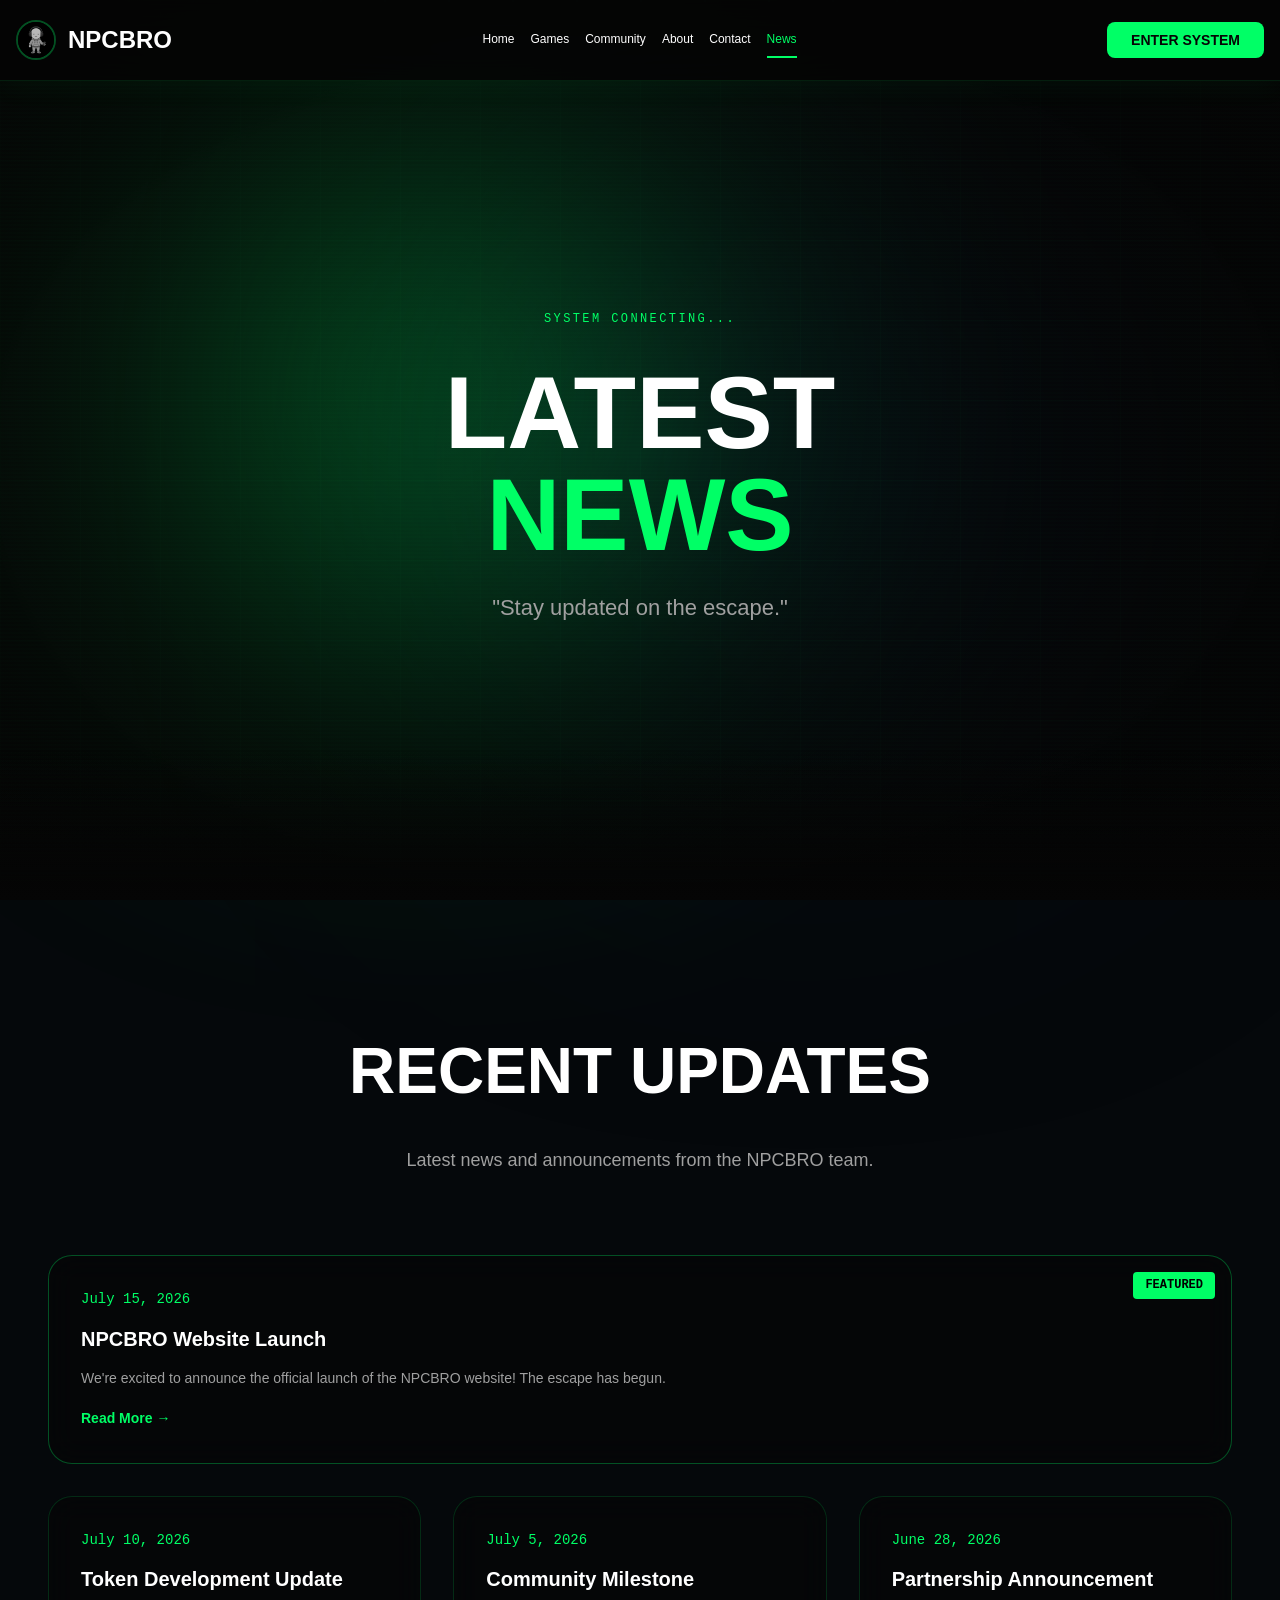
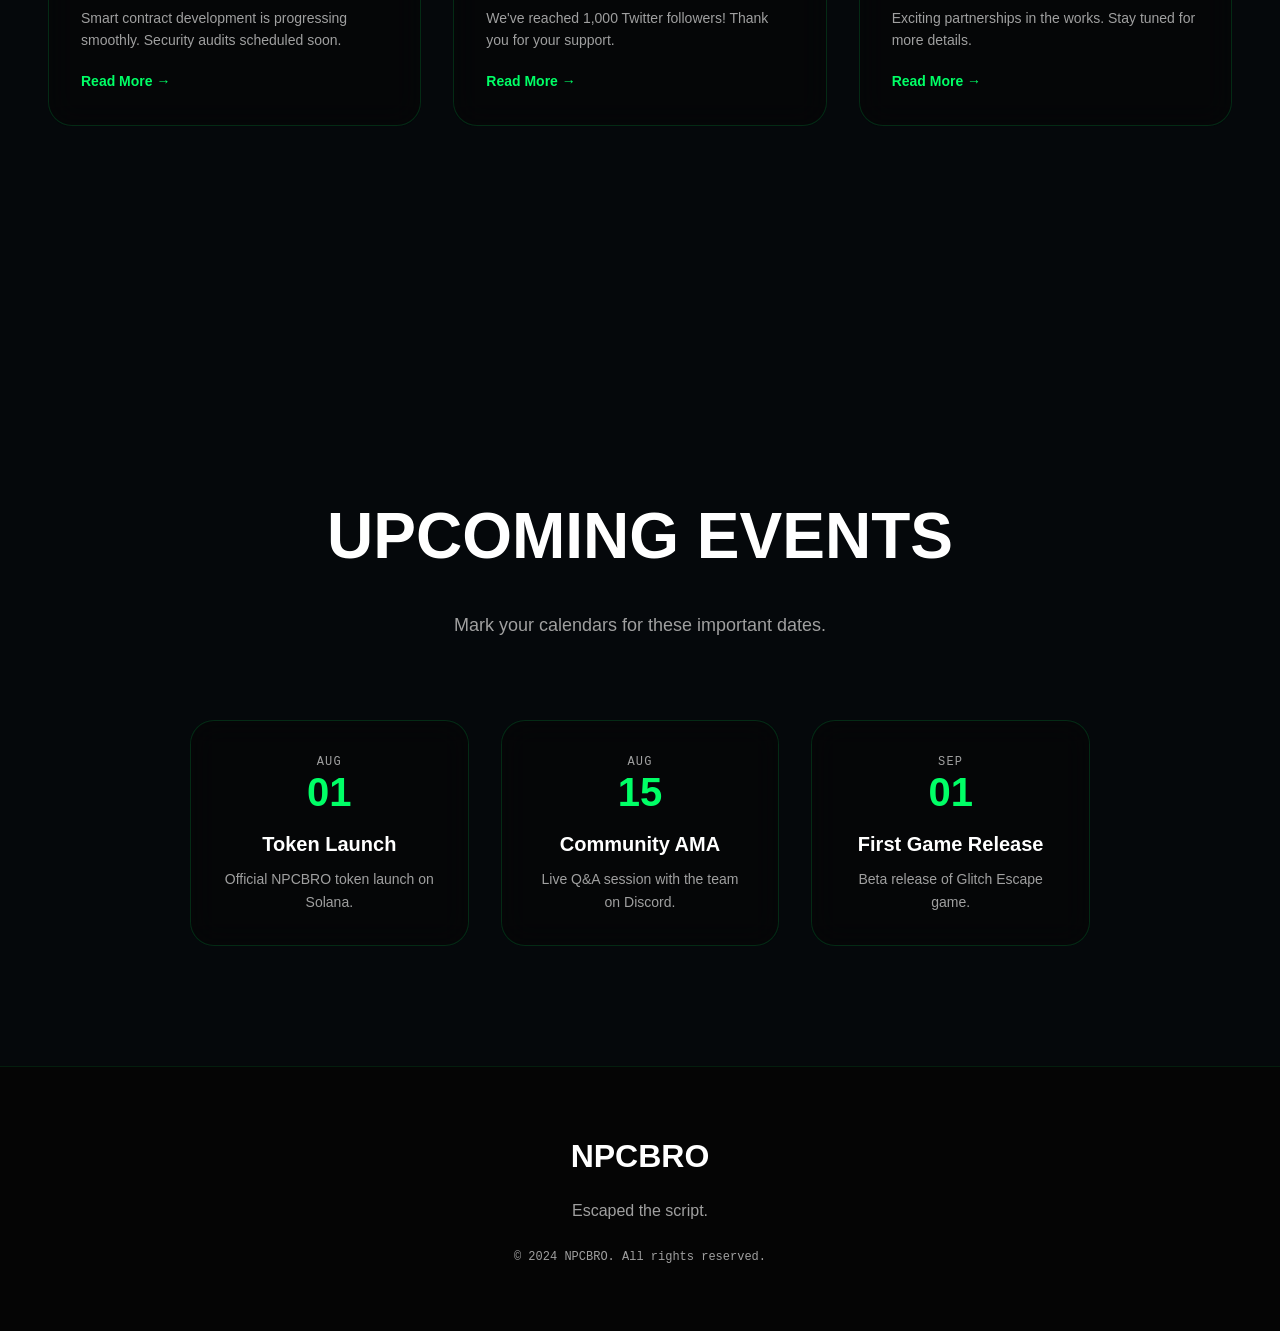
<file: news.html>
<!DOCTYPE html>
<html lang="en">
<head>
    <meta charset="UTF-8">
    <meta name="viewport" content="width=device-width, initial-scale=1.0">
    <title>NPCBRO - News</title>
    <link rel="stylesheet" href="styles.css">
</head>
<body>
    <!-- Loading Screen -->
    <div id="loading-screen" class="loading-screen">
        <div class="loading-content">
            <div class="loading-logo glitch-text">NPCBRO</div>
            <div class="loading-bar">
                <div class="loading-progress"></div>
            </div>
            <div class="loading-text">SYSTEM INITIALIZING...</div>
        </div>
    </div>

    <!-- Scroll Progress Bar -->
    <div class="scroll-progress" id="scrollProgress"></div>

    <!-- Back to Top Button -->
    <button class="back-to-top" id="backToTop">↑</button>
    
    <nav class="navbar">
        <div class="nav-container">
            <a href="index.html" class="logo">
                <img src="download.jpg" alt="NPCBRO" class="logo-mascot">
                <span>NPCBRO</span>
            </a>
            <div class="nav-links">
                <a href="index.html">Home</a>
                <a href="games.html">Games</a>
                <a href="community.html">Community</a>
                <a href="about.html">About</a>
                <a href="contact.html">Contact</a>
                <a href="news.html" class="active">News</a>
            </div>
            <button class="enter-btn">ENTER SYSTEM</button>
            <div class="hamburger" id="hamburger">
                <span></span>
                <span></span>
                <span></span>
            </div>
        </div>
    </nav>

    <!-- Mobile Menu -->
    <div class="mobile-menu" id="mobileMenu">
        <a href="index.html">Home</a>
        <a href="games.html">Games</a>
        <a href="community.html">Community</a>
        <a href="about.html">About</a>
        <a href="contact.html">Contact</a>
        <a href="news.html">News</a>
        <div class="mobile-menu-buttons">
            <button class="enter-btn">ENTER SYSTEM</button>
        </div>
    </div>

    <div class="background-effects">
        <div class="gradient-orb orb-1"></div>
        <div class="gradient-orb orb-2"></div>
        <div class="grid-pattern"></div>
        <div class="particles">
            <div class="particle" style="left: 10%; animation-delay: 0s;"></div>
            <div class="particle" style="left: 20%; animation-delay: 2s;"></div>
            <div class="particle" style="left: 30%; animation-delay: 4s;"></div>
            <div class="particle" style="left: 40%; animation-delay: 6s;"></div>
            <div class="particle" style="left: 50%; animation-delay: 8s;"></div>
            <div class="particle" style="left: 60%; animation-delay: 10s;"></div>
            <div class="particle" style="left: 70%; animation-delay: 12s;"></div>
            <div class="particle" style="left: 80%; animation-delay: 14s;"></div>
            <div class="particle" style="left: 90%; animation-delay: 1s;"></div>
            <div class="particle" style="left: 15%; animation-delay: 3s;"></div>
            <div class="particle" style="left: 25%; animation-delay: 5s;"></div>
            <div class="particle" style="left: 35%; animation-delay: 7s;"></div>
            <div class="particle" style="left: 45%; animation-delay: 9s;"></div>
            <div class="particle" style="left: 55%; animation-delay: 11s;"></div>
            <div class="particle" style="left: 65%; animation-delay: 13s;"></div>
            <div class="particle" style="left: 75%; animation-delay: 15s;"></div>
            <div class="particle" style="left: 85%; animation-delay: 17s;"></div>
            <div class="particle" style="left: 95%; animation-delay: 19s;"></div>
        </div>
        <div class="fog-layer"></div>
        <div class="glitch-overlay"></div>
    </div>

    <section class="hero">
        <div class="hero-content">
            <div class="system-status">SYSTEM CONNECTING...</div>
            <h1 class="hero-title">
                <span class="title-main">LATEST</span>
                <span class="title-accent glitch-text">NEWS</span>
            </h1>
            <p class="hero-subtitle">"Stay updated on the escape."</p>
        </div>
    </section>

    <section class="news-section">
        <div class="container">
            <div class="section-header">
                <h2>RECENT UPDATES</h2>
                <p>Latest news and announcements from the NPCBRO team.</p>
            </div>

            <div class="news-grid">
                <article class="news-card featured">
                    <div class="news-badge">FEATURED</div>
                    <div class="news-date">July 15, 2026</div>
                    <h3 class="news-title">NPCBRO Website Launch</h3>
                    <p class="news-excerpt">We're excited to announce the official launch of the NPCBRO website! The escape has begun.</p>
                    <a href="#" class="news-link">Read More →</a>
                </article>

                <article class="news-card">
                    <div class="news-date">July 10, 2026</div>
                    <h3 class="news-title">Token Development Update</h3>
                    <p class="news-excerpt">Smart contract development is progressing smoothly. Security audits scheduled soon.</p>
                    <a href="#" class="news-link">Read More →</a>
                </article>

                <article class="news-card">
                    <div class="news-date">July 5, 2026</div>
                    <h3 class="news-title">Community Milestone</h3>
                    <p class="news-excerpt">We've reached 1,000 Twitter followers! Thank you for your support.</p>
                    <a href="#" class="news-link">Read More →</a>
                </article>

                <article class="news-card">
                    <div class="news-date">June 28, 2026</div>
                    <h3 class="news-title">Partnership Announcement</h3>
                    <p class="news-excerpt">Exciting partnerships in the works. Stay tuned for more details.</p>
                    <a href="#" class="news-link">Read More →</a>
                </article>

                <article class="news-card">
                    <div class="news-date">June 20, 2026</div>
                    <h3 class="news-title">Roadmap Update</h3>
                    <p class="news-excerpt">Updated roadmap with new milestones and timeline adjustments.</p>
                    <a href="#" class="news-link">Read More →</a>
                </article>

                <article class="news-card">
                    <div class="news-date">June 15, 2026</div>
                    <h3 class="news-title">Team Expansion</h3>
                    <p class="news-excerpt">Welcoming new team members to help build the NPCBRO universe.</p>
                    <a href="#" class="news-link">Read More →</a>
                </article>
            </div>

            <div class="section-header" style="margin-top: 6rem;">
                <h2>UPCOMING EVENTS</h2>
                <p>Mark your calendars for these important dates.</p>
            </div>

            <div class="events-grid">
                <div class="event-card">
                    <div class="event-date">
                        <span class="event-month">AUG</span>
                        <span class="event-day">01</span>
                    </div>
                    <h3 class="event-title">Token Launch</h3>
                    <p class="event-description">Official NPCBRO token launch on Solana.</p>
                </div>

                <div class="event-card">
                    <div class="event-date">
                        <span class="event-month">AUG</span>
                        <span class="event-day">15</span>
                    </div>
                    <h3 class="event-title">Community AMA</h3>
                    <p class="event-description">Live Q&A session with the team on Discord.</p>
                </div>

                <div class="event-card">
                    <div class="event-date">
                        <span class="event-month">SEP</span>
                        <span class="event-day">01</span>
                    </div>
                    <h3 class="event-title">First Game Release</h3>
                    <p class="event-description">Beta release of Glitch Escape game.</p>
                </div>
            </div>
        </div>
    </section>

    <footer>
        <div class="container">
            <div class="footer-logo glitch-text">NPCBRO</div>
            <p>Escaped the script.</p>
            <div class="copyright">© 2024 NPCBRO. All rights reserved.</div>
        </div>
    </footer>

    <script>
        // Loading Screen
        window.addEventListener('load', function() {
            const loadingScreen = document.getElementById('loading-screen');
            setTimeout(() => {
                loadingScreen.classList.add('hidden');
                setTimeout(() => {
                    loadingScreen.style.display = 'none';
                }, 500);
            }, 2000);
        });

        // Navbar scroll effect
        window.addEventListener('scroll', function() {
            const navbar = document.querySelector('.navbar');
            if (window.pageYOffset > 50) {
                navbar.classList.add('scrolled');
            } else {
                navbar.classList.remove('scrolled');
            }
        });

        // Mobile menu toggle
        const hamburger = document.getElementById('hamburger');
        const mobileMenu = document.getElementById('mobileMenu');

        hamburger.addEventListener('click', function() {
            hamburger.classList.toggle('active');
            mobileMenu.classList.toggle('active');
        });

        // Close mobile menu when clicking a link
        mobileMenu.querySelectorAll('a').forEach(link => {
            link.addEventListener('click', function() {
                hamburger.classList.remove('active');
                mobileMenu.classList.remove('active');
            });
        });

        // Parallax effect on scroll
        window.addEventListener('scroll', () => {
            const scrolled = window.pageYOffset;
            const orbs = document.querySelectorAll('.gradient-orb');
            orbs.forEach((orb, index) => {
                const speed = 0.1 + (index * 0.05);
                orb.style.transform = `translateY(${scrolled * speed}px)`;
            });
        });

        // Scroll Progress Bar
        window.addEventListener('scroll', function() {
            const scrollProgress = document.getElementById('scrollProgress');
            const scrollTop = window.pageYOffset;
            const docHeight = document.documentElement.scrollHeight - window.innerHeight;
            const scrollPercent = (scrollTop / docHeight) * 100;
            scrollProgress.style.width = scrollPercent + '%';
        });

        // Back to Top Button
        const backToTop = document.getElementById('backToTop');
        window.addEventListener('scroll', function() {
            if (window.pageYOffset > 500) {
                backToTop.classList.add('visible');
            } else {
                backToTop.classList.remove('visible');
            }
        });

        backToTop.addEventListener('click', function() {
            window.scrollTo({ top: 0, behavior: 'smooth' });
        });

        // Intersection Observer for scroll animations
        const observerOptions = {
            threshold: 0.1,
            rootMargin: '0px 0px -50px 0px'
        };

        const observer = new IntersectionObserver((entries) => {
            entries.forEach(entry => {
                if (entry.isIntersecting) {
                    entry.target.style.opacity = '1';
                    entry.target.style.transform = 'translateY(0)';
                }
            });
        }, observerOptions);

        document.querySelectorAll('.news-card, .event-card').forEach(el => {
            el.style.opacity = '0';
            el.style.transform = 'translateY(30px)';
            el.style.transition = 'opacity 0.8s ease-out, transform 0.8s ease-out';
            observer.observe(el);
        });
    </script>
</body>
</html>
</file>
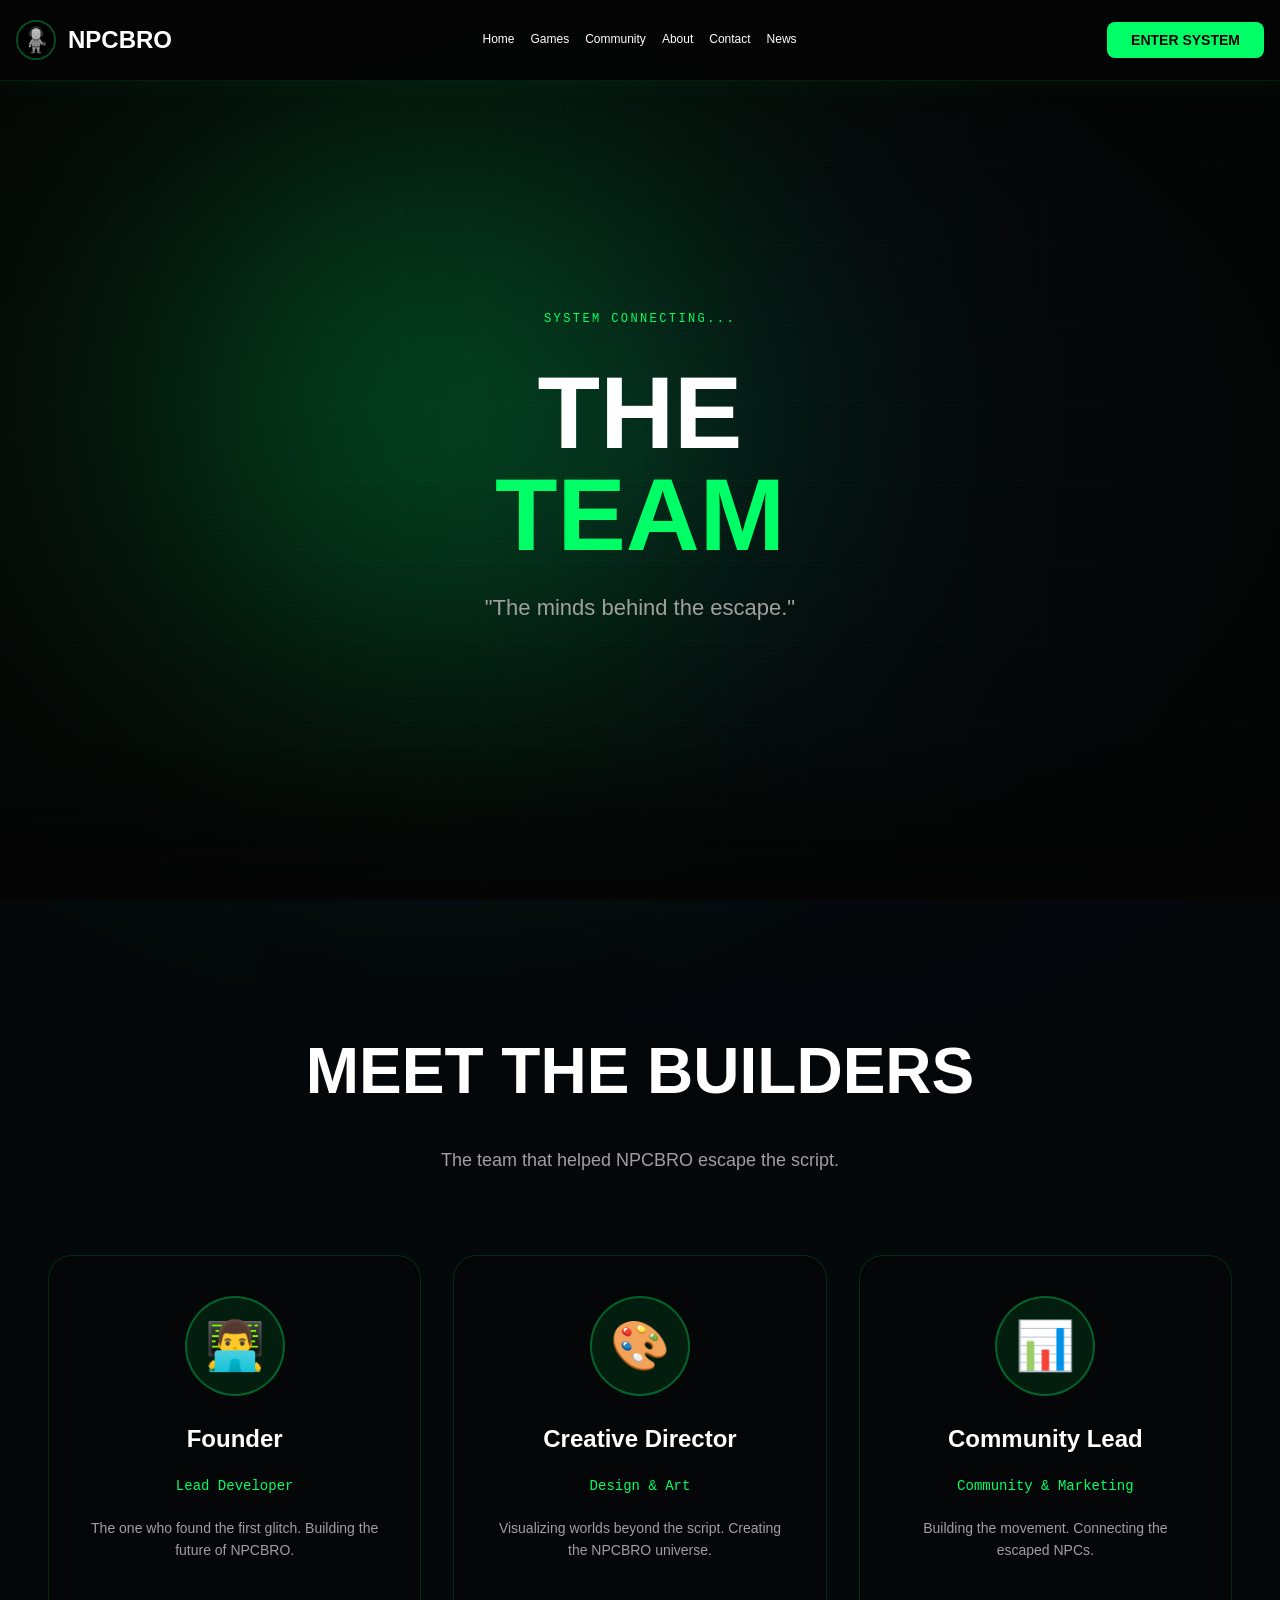
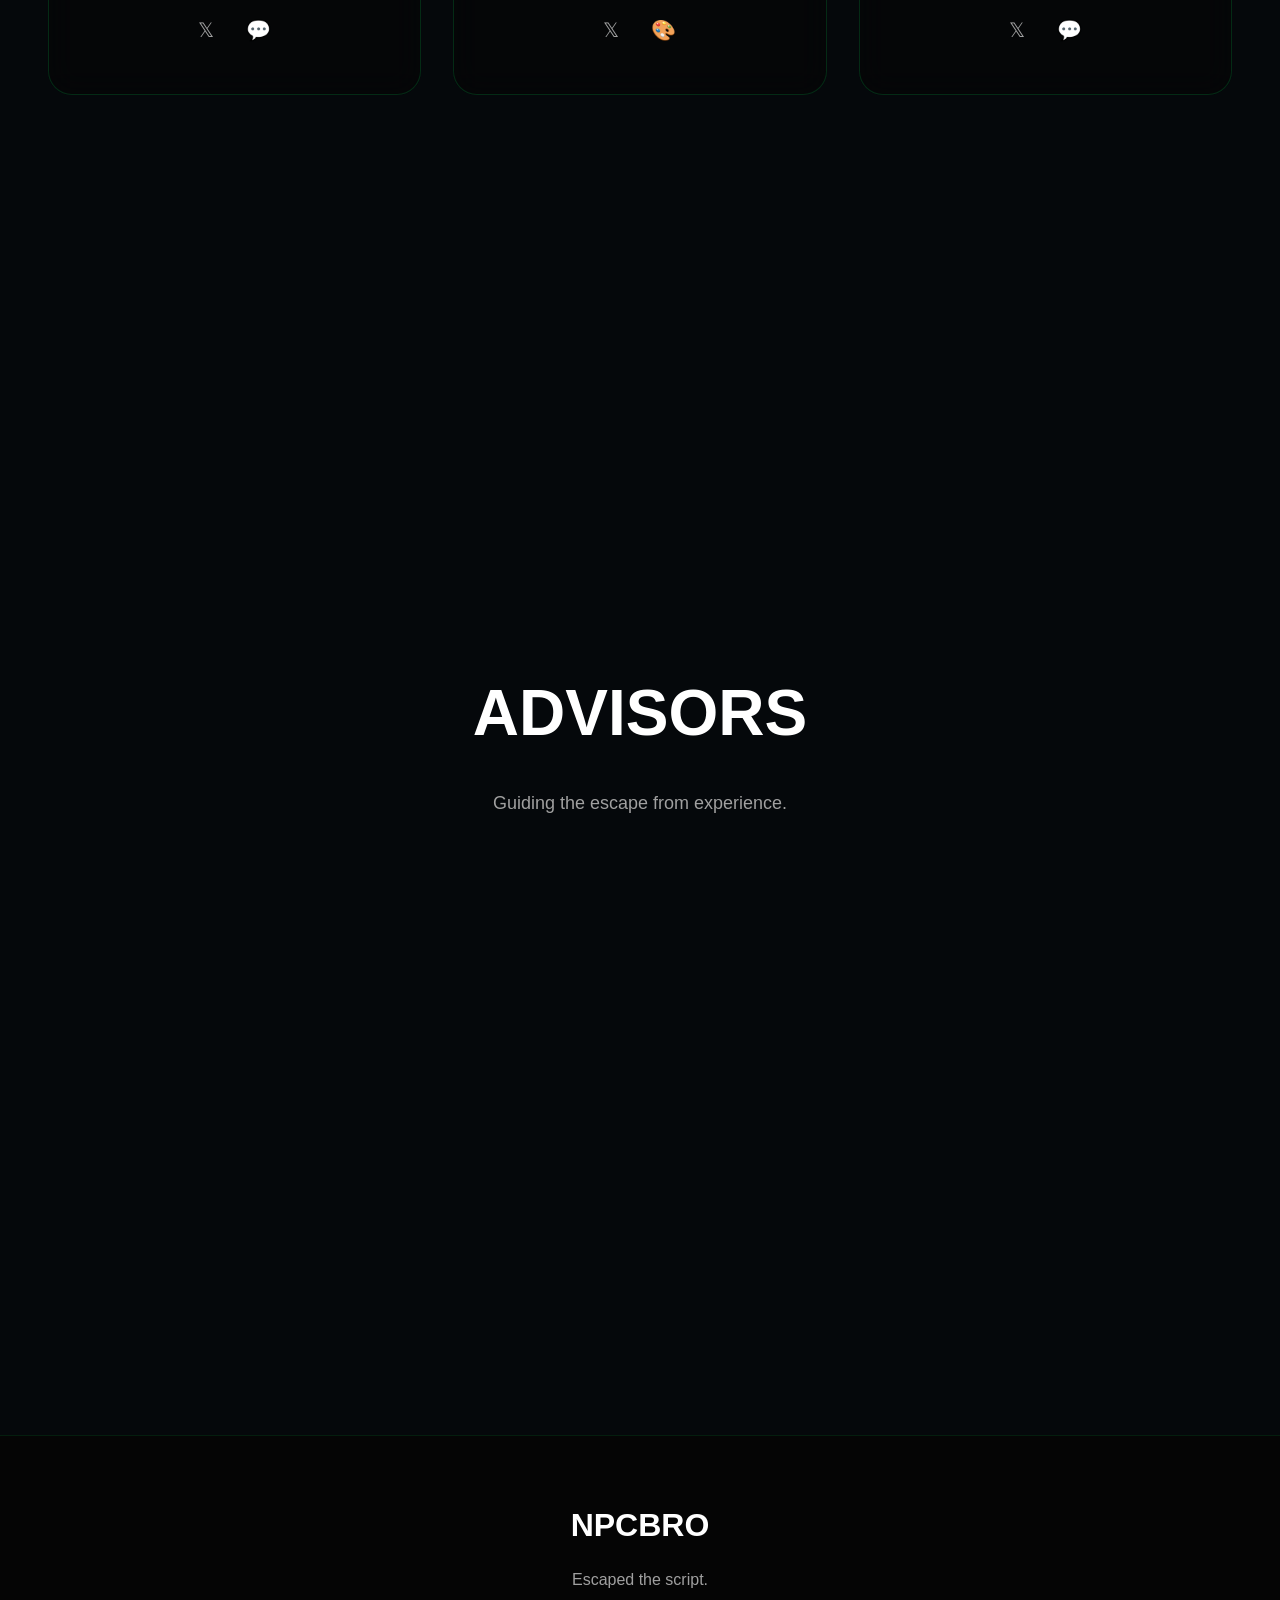
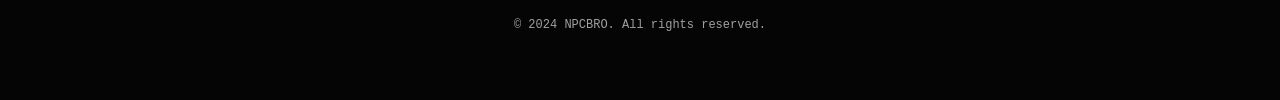
<file: team.html>
<!DOCTYPE html>
<html lang="en">
<head>
    <meta charset="UTF-8">
    <meta name="viewport" content="width=device-width, initial-scale=1.0">
    <title>NPCBRO - Team</title>
    <link rel="stylesheet" href="styles.css">
</head>
<body>
    <!-- Loading Screen -->
    <div id="loading-screen" class="loading-screen">
        <div class="loading-content">
            <div class="loading-logo glitch-text">NPCBRO</div>
            <div class="loading-bar">
                <div class="loading-progress"></div>
            </div>
            <div class="loading-text">SYSTEM INITIALIZING...</div>
        </div>
    </div>

    <!-- Scroll Progress Bar -->
    <div class="scroll-progress" id="scrollProgress"></div>

    <!-- Back to Top Button -->
    <button class="back-to-top" id="backToTop">↑</button>
    
    <nav class="navbar">
        <div class="nav-container">
            <a href="index.html" class="logo">
                <img src="download.jpg" alt="NPCBRO" class="logo-mascot">
                <span>NPCBRO</span>
            </a>
            <div class="nav-links">
                <a href="index.html">Home</a>
                <a href="games.html">Games</a>
                <a href="community.html">Community</a>
                <a href="about.html">About</a>
                <a href="contact.html">Contact</a>
                <a href="news.html">News</a>
            </div>
            <button class="enter-btn">ENTER SYSTEM</button>
            <div class="hamburger" id="hamburger">
                <span></span>
                <span></span>
                <span></span>
            </div>
        </div>
    </nav>

    <!-- Mobile Menu -->
    <div class="mobile-menu" id="mobileMenu">
        <a href="index.html">Home</a>
        <a href="games.html">Games</a>
        <a href="community.html">Community</a>
        <a href="about.html">About</a>
        <a href="contact.html">Contact</a>
        <a href="news.html">News</a>
        <div class="mobile-menu-buttons">
            <button class="enter-btn">ENTER SYSTEM</button>
        </div>
    </div>

    <div class="background-effects">
        <div class="gradient-orb orb-1"></div>
        <div class="gradient-orb orb-2"></div>
        <div class="grid-pattern"></div>
        <div class="particles">
            <div class="particle" style="left: 10%; animation-delay: 0s;"></div>
            <div class="particle" style="left: 20%; animation-delay: 2s;"></div>
            <div class="particle" style="left: 30%; animation-delay: 4s;"></div>
            <div class="particle" style="left: 40%; animation-delay: 6s;"></div>
            <div class="particle" style="left: 50%; animation-delay: 8s;"></div>
            <div class="particle" style="left: 60%; animation-delay: 10s;"></div>
            <div class="particle" style="left: 70%; animation-delay: 12s;"></div>
            <div class="particle" style="left: 80%; animation-delay: 14s;"></div>
            <div class="particle" style="left: 90%; animation-delay: 1s;"></div>
            <div class="particle" style="left: 15%; animation-delay: 3s;"></div>
            <div class="particle" style="left: 25%; animation-delay: 5s;"></div>
            <div class="particle" style="left: 35%; animation-delay: 7s;"></div>
            <div class="particle" style="left: 45%; animation-delay: 9s;"></div>
            <div class="particle" style="left: 55%; animation-delay: 11s;"></div>
            <div class="particle" style="left: 65%; animation-delay: 13s;"></div>
            <div class="particle" style="left: 75%; animation-delay: 15s;"></div>
            <div class="particle" style="left: 85%; animation-delay: 17s;"></div>
            <div class="particle" style="left: 95%; animation-delay: 19s;"></div>
        </div>
        <div class="fog-layer"></div>
        <div class="glitch-overlay"></div>
    </div>

    <section class="hero">
        <div class="hero-content">
            <div class="system-status">SYSTEM CONNECTING...</div>
            <h1 class="hero-title">
                <span class="title-main">THE</span>
                <span class="title-accent glitch-text">TEAM</span>
            </h1>
            <p class="hero-subtitle">"The minds behind the escape."</p>
        </div>
    </section>

    <section class="team-section">
        <div class="container">
            <div class="section-header">
                <h2>MEET THE BUILDERS</h2>
                <p>The team that helped NPCBRO escape the script.</p>
            </div>

            <div class="team-grid">
                <div class="team-card">
                    <div class="team-avatar">
                        <div class="avatar-placeholder">👨‍💻</div>
                    </div>
                    <div class="team-info">
                        <h3 class="team-name">Founder</h3>
                        <p class="team-role">Lead Developer</p>
                        <p class="team-bio">The one who found the first glitch. Building the future of NPCBRO.</p>
                        <div class="team-social">
                            <a href="#" class="social-link">𝕏</a>
                            <a href="#" class="social-link">💬</a>
                        </div>
                    </div>
                </div>

                <div class="team-card">
                    <div class="team-avatar">
                        <div class="avatar-placeholder">🎨</div>
                    </div>
                    <div class="team-info">
                        <h3 class="team-name">Creative Director</h3>
                        <p class="team-role">Design & Art</p>
                        <p class="team-bio">Visualizing worlds beyond the script. Creating the NPCBRO universe.</p>
                        <div class="team-social">
                            <a href="#" class="social-link">𝕏</a>
                            <a href="#" class="social-link">🎨</a>
                        </div>
                    </div>
                </div>

                <div class="team-card">
                    <div class="team-avatar">
                        <div class="avatar-placeholder">📊</div>
                    </div>
                    <div class="team-info">
                        <h3 class="team-name">Community Lead</h3>
                        <p class="team-role">Community & Marketing</p>
                        <p class="team-bio">Building the movement. Connecting the escaped NPCs.</p>
                        <div class="team-social">
                            <a href="#" class="social-link">𝕏</a>
                            <a href="#" class="social-link">💬</a>
                        </div>
                    </div>
                </div>

                <div class="team-card">
                    <div class="team-avatar">
                        <div class="avatar-placeholder">🔐</div>
                    </div>
                    <div class="team-info">
                        <h3 class="team-name">Security Expert</h3>
                        <p class="team-role">Smart Contracts</p>
                        <p class="team-bio">Keeping the escape route secure. Smart contract auditor.</p>
                        <div class="team-social">
                            <a href="#" class="social-link">𝕏</a>
                            <a href="#" class="social-link">🔗</a>
                        </div>
                    </div>
                </div>
            </div>

            <div class="section-header" style="margin-top: 6rem;">
                <h2>ADVISORS</h2>
                <p>Guiding the escape from experience.</p>
            </div>

            <div class="team-grid">
                <div class="team-card advisor">
                    <div class="team-avatar">
                        <div class="avatar-placeholder">🧙</div>
                    </div>
                    <div class="team-info">
                        <h3 class="team-name">Industry Veteran</h3>
                        <p class="team-role">Strategic Advisor</p>
                        <p class="team-bio">10+ years in crypto. Guiding the project to success.</p>
                        <div class="team-social">
                            <a href="#" class="social-link">𝕏</a>
                            <a href="#" class="social-link">🔗</a>
                        </div>
                    </div>
                </div>

                <div class="team-card advisor">
                    <div class="team-avatar">
                        <div class="avatar-placeholder">🎮</div>
                    </div>
                    <div class="team-info">
                        <h3 class="team-name">Game Developer</h3>
                        <p class="team-role">Gaming Advisor</p>
                        <p class="team-bio">Experienced game dev. Helping build the NPCBRO gaming universe.</p>
                        <div class="team-social">
                            <a href="#" class="social-link">𝕏</a>
                            <a href="#" class="social-link">🎮</a>
                        </div>
                    </div>
                </div>
            </div>
        </div>
    </section>

    <footer>
        <div class="container">
            <div class="footer-logo glitch-text">NPCBRO</div>
            <p>Escaped the script.</p>
            <div class="copyright">© 2024 NPCBRO. All rights reserved.</div>
        </div>
    </footer>

    <script>
        // Loading Screen
        window.addEventListener('load', function() {
            const loadingScreen = document.getElementById('loading-screen');
            setTimeout(() => {
                loadingScreen.classList.add('hidden');
                setTimeout(() => {
                    loadingScreen.style.display = 'none';
                }, 500);
            }, 2000);
        });

        // Navbar scroll effect
        window.addEventListener('scroll', function() {
            const navbar = document.querySelector('.navbar');
            if (window.pageYOffset > 50) {
                navbar.classList.add('scrolled');
            } else {
                navbar.classList.remove('scrolled');
            }
        });

        // Mobile menu toggle
        const hamburger = document.getElementById('hamburger');
        const mobileMenu = document.getElementById('mobileMenu');

        hamburger.addEventListener('click', function() {
            hamburger.classList.toggle('active');
            mobileMenu.classList.toggle('active');
        });

        // Close mobile menu when clicking a link
        mobileMenu.querySelectorAll('a').forEach(link => {
            link.addEventListener('click', function() {
                hamburger.classList.remove('active');
                mobileMenu.classList.remove('active');
            });
        });

        // Parallax effect on scroll
        window.addEventListener('scroll', () => {
            const scrolled = window.pageYOffset;
            const orbs = document.querySelectorAll('.gradient-orb');
            orbs.forEach((orb, index) => {
                const speed = 0.1 + (index * 0.05);
                orb.style.transform = `translateY(${scrolled * speed}px)`;
            });
        });

        // Scroll Progress Bar
        window.addEventListener('scroll', function() {
            const scrollProgress = document.getElementById('scrollProgress');
            const scrollTop = window.pageYOffset;
            const docHeight = document.documentElement.scrollHeight - window.innerHeight;
            const scrollPercent = (scrollTop / docHeight) * 100;
            scrollProgress.style.width = scrollPercent + '%';
        });

        // Back to Top Button
        const backToTop = document.getElementById('backToTop');
        window.addEventListener('scroll', function() {
            if (window.pageYOffset > 500) {
                backToTop.classList.add('visible');
            } else {
                backToTop.classList.remove('visible');
            }
        });

        backToTop.addEventListener('click', function() {
            window.scrollTo({ top: 0, behavior: 'smooth' });
        });

        // Intersection Observer for scroll animations
        const observerOptions = {
            threshold: 0.1,
            rootMargin: '0px 0px -50px 0px'
        };

        const observer = new IntersectionObserver((entries) => {
            entries.forEach(entry => {
                if (entry.isIntersecting) {
                    entry.target.style.opacity = '1';
                    entry.target.style.transform = 'translateY(0)';
                }
            });
        }, observerOptions);

        document.querySelectorAll('.team-card').forEach(el => {
            el.style.opacity = '0';
            el.style.transform = 'translateY(30px)';
            el.style.transition = 'opacity 0.8s ease-out, transform 0.8s ease-out';
            observer.observe(el);
        });
    </script>
</body>
</html>
</file>
<file: styles.css>
* {
    margin: 0;
    padding: 0;
    box-sizing: border-box;
}

html, body {
    width: 100%;
    max-width: 100vw;
    overflow-x: hidden;
    position: relative;
    min-width: 320px;
}

input, textarea, select {
    font-size: 16px !important;
}

:root {
    --background: #050505;
    --foreground: #FFFFFF;
    --secondary: #071426;
    --accent: #00FF66;
    --text-secondary: #A0A0A0;
}

body {
    font-family: -apple-system, BlinkMacSystemFont, 'Segoe UI', Roboto, sans-serif;
    background: var(--background);
    color: var(--foreground);
    line-height: 1.6;
    overflow-x: hidden;
    max-width: 100vw;
    width: 100%;
    font-size: 16px;
    min-width: 320px;
}

html {
    scroll-behavior: smooth;
    overflow-x: hidden;
    font-size: 16px;
    -webkit-text-size-adjust: 100%;
    -ms-text-size-adjust: 100%;
    text-size-adjust: 100%;
}

/* Background Effects */
.background-effects {
    position: fixed;
    top: 0;
    left: 0;
    right: 0;
    bottom: 0;
    pointer-events: none;
    z-index: 0;
}

.gradient-orb {
    position: absolute;
    border-radius: 50%;
    filter: blur(150px);
    opacity: 0.4;
}

.orb-1 {
    top: 10%;
    left: 10%;
    width: 600px;
    height: 600px;
    background: var(--accent);
    animation: float 20s ease-in-out infinite;
}

.orb-2 {
    bottom: 10%;
    right: 10%;
    width: 700px;
    height: 700px;
    background: var(--secondary);
    animation: float 25s ease-in-out infinite reverse;
}

.grid-pattern {
    position: absolute;
    top: 0;
    left: 0;
    right: 0;
    bottom: 0;
    background-image: 
        linear-gradient(rgba(0, 255, 102, 0.02) 1px, transparent 1px),
        linear-gradient(90deg, rgba(0, 255, 102, 0.02) 1px, transparent 1px);
    background-size: 80px 80px;
    animation: gridMove 30s linear infinite;
}

.particles {
    position: absolute;
    top: 0;
    left: 0;
    right: 0;
    bottom: 0;
    overflow: hidden;
}

.particle {
    position: absolute;
    width: 2px;
    height: 2px;
    background: var(--accent);
    border-radius: 50%;
    opacity: 0.3;
    animation: particleFloat 15s linear infinite;
}

.fog-layer {
    position: absolute;
    top: 0;
    left: 0;
    right: 0;
    bottom: 0;
    background: radial-gradient(ellipse at center, transparent 0%, rgba(5, 5, 5, 0.8) 100%);
    pointer-events: none;
}

.glitch-overlay {
    position: absolute;
    top: 0;
    left: 0;
    right: 0;
    bottom: 0;
    background:
        repeating-linear-gradient(
            0deg,
            transparent,
            transparent 2px,
            rgba(0, 255, 102, 0.03) 2px,
            rgba(0, 255, 102, 0.03) 4px
        );
    opacity: 0.3;
    pointer-events: none;
    animation: glitchMove 8s linear infinite;
}

/* Navigation */
.navbar {
    position: fixed;
    top: 0;
    left: 0;
    right: 0;
    z-index: 1000;
    background: rgba(5, 5, 5, 0.9);
    backdrop-filter: blur(20px);
    border-bottom: 1px solid rgba(0, 255, 102, 0.1);
    transition: all 0.3s ease;
    box-shadow: 0 4px 30px rgba(0, 255, 102, 0.05);
}

.navbar.scrolled {
    background: rgba(5, 5, 5, 0.95);
    border-bottom: 1px solid rgba(0, 255, 102, 0.2);
    box-shadow: 0 4px 30px rgba(0, 255, 102, 0.1);
}

.nav-container {
    max-width: 1400px;
    margin: 0 auto;
    padding: 0 1rem;
    display: flex;
    align-items: center;
    justify-content: space-between;
    height: 80px;
    width: 100%;
    box-sizing: border-box;
}

.logo {
    display: flex;
    align-items: center;
    gap: 0.75rem;
    font-size: 1.5rem;
    font-weight: bold;
    cursor: pointer;
    transition: all 0.3s;
    position: relative;
    text-decoration: none;
    color: #FFFFFF;
}

.logo:visited {
    color: #FFFFFF;
}

.logo::after {
    content: '';
    position: absolute;
    bottom: -5px;
    left: 0;
    width: 0;
    height: 2px;
    background: var(--accent);
    transition: width 0.3s ease;
}

.logo:hover {
    color: var(--accent);
    transform: scale(1.05);
}

.logo:hover::after {
    width: 100%;
}

.logo-mascot {
    width: 40px;
    height: 40px;
    border-radius: 50%;
    object-fit: cover;
    object-position: center;
    border: 2px solid rgba(0, 255, 102, 0.3);
    transition: all 0.3s;
    animation: pulseGlow 3s ease-in-out infinite;
}

.logo:hover .logo-mascot {
    border-color: var(--accent);
    box-shadow: 0 0 20px rgba(0, 255, 102, 0.4);
}

.nav-links {
    display: flex;
    gap: 1rem;
    align-items: center;
    flex-wrap: nowrap;
    max-width: 100%;
    overflow-x: hidden;
}

.nav-links a {
    color: var(--foreground);
    text-decoration: none;
    font-size: 0.75rem;
    font-weight: 500;
    transition: all 0.3s;
    position: relative;
    padding: 0.5rem 0;
    white-space: nowrap;
}

.nav-links a::before {
    content: '';
    position: absolute;
    bottom: 0;
    left: 0;
    width: 0;
    height: 2px;
    background: var(--accent);
    transition: width 0.3s ease;
}

.nav-links a:hover {
    color: var(--accent);
    transform: translateY(-2px);
}

.nav-links a:hover::before {
    width: 100%;
}

.nav-links a.active {
    color: var(--accent);
}

.nav-links a.active::before {
    width: 100%;
}

.enter-btn {
    padding: 0.625rem 1.5rem;
    background: var(--accent);
    color: var(--background);
    border: none;
    border-radius: 8px;
    font-weight: bold;
    font-size: 0.875rem;
    cursor: pointer;
    transition: all 0.3s;
    position: relative;
    overflow: hidden;
}

.enter-btn::before {
    content: '';
    position: absolute;
    top: 0;
    left: -100%;
    width: 100%;
    height: 100%;
    background: linear-gradient(90deg, transparent, rgba(255, 255, 255, 0.3), transparent);
    transition: left 0.5s;
}

.enter-btn:hover::before {
    left: 100%;
}

.enter-btn:hover {
    background: rgba(0, 255, 102, 0.9);
    transform: scale(1.05);
    box-shadow: 0 0 20px rgba(0, 255, 102, 0.4);
}

/* Mobile Menu */
.hamburger {
    display: none;
    flex-direction: column;
    gap: 5px;
    cursor: pointer;
    padding: 10px;
    z-index: 1001;
}

.hamburger span {
    width: 25px;
    height: 2px;
    background: var(--accent);
    transition: all 0.3s ease;
}

.hamburger.active span:nth-child(1) {
    transform: rotate(45deg) translate(5px, 5px);
}

.hamburger.active span:nth-child(2) {
    opacity: 0;
}

.hamburger.active span:nth-child(3) {
    transform: rotate(-45deg) translate(7px, -6px);
}

.mobile-menu {
    display: none;
    position: fixed;
    top: 0;
    left: 0;
    width: 100%;
    height: 100%;
    background: rgba(5, 5, 5, 0.98);
    backdrop-filter: blur(20px);
    z-index: 999;
    flex-direction: column;
    align-items: center;
    justify-content: center;
    gap: 2rem;
    opacity: 0;
    visibility: hidden;
    transition: all 0.3s ease;
}

.mobile-menu.active {
    opacity: 1;
    visibility: visible;
}

.mobile-menu a {
    color: var(--foreground);
    text-decoration: none;
    font-size: 1.5rem;
    font-weight: bold;
    transition: color 0.3s;
}

.mobile-menu a:hover {
    color: var(--accent);
}

.mobile-menu-buttons {
    display: flex;
    flex-direction: column;
    gap: 1rem;
    margin-top: 2rem;
}

/* Container */
.container {
    max-width: 1400px;
    margin: 0 auto;
    padding: 0 2rem;
    position: relative;
    z-index: 1;
    width: 100%;
    box-sizing: border-box;
    max-width: 100%;
}

/* Hero Section */
.hero {
    min-height: 100vh;
    display: flex;
    flex-direction: column;
    align-items: center;
    justify-content: center;
    padding: 100px 1rem 0;
    text-align: center;
    position: relative;
    z-index: 1;
    overflow: hidden;
    width: 100%;
    box-sizing: border-box;
    will-change: transform;
    transform: translateZ(0);
}

.hero::after {
    content: '';
    position: absolute;
    bottom: 0;
    left: 0;
    right: 0;
    height: 150px;
    background: linear-gradient(to bottom, transparent, var(--background));
    pointer-events: none;
}

.hero-mascot {
    position: absolute;
    top: 0;
    left: 0;
    width: 100%;
    height: 100%;
    display: flex;
    align-items: center;
    justify-content: center;
    z-index: 0;
    opacity: 0.15;
    overflow: hidden;
}

.mascot-image {
    width: 100%;
    height: 100%;
    object-fit: contain;
    object-position: center;
    filter: blur(3px) brightness(0.7);
}

.hero-content {
    max-width: 1000px;
    animation: fadeInUp 1.5s ease-out;
    position: relative;
    z-index: 1;
}

.system-status {
    font-family: 'Courier New', monospace;
    font-size: 0.75rem;
    color: var(--accent);
    letter-spacing: 0.2em;
    margin-bottom: 2rem;
}

.hero-title {
    font-size: clamp(3rem, 8vw, 7.5rem);
    font-weight: bold;
    line-height: 1;
    margin-bottom: 1.5rem;
}

.title-main {
    display: block;
}

.title-accent {
    display: block;
    color: var(--accent);
}

.hero-subtitle {
    font-size: clamp(1.125rem, 2vw, 1.375rem);
    color: var(--text-secondary);
    font-weight: 300;
    margin-bottom: 4rem;
    max-width: 600px;
    margin-left: auto;
    margin-right: auto;
}

.hero-buttons {
    display: flex;
    gap: 1.5rem;
    justify-content: center;
    flex-wrap: wrap;
    margin-bottom: 5rem;
}

.btn-primary {
    padding: 1.25rem 2.5rem;
    background: var(--accent);
    color: var(--background);
    border: none;
    border-radius: 12px;
    font-weight: bold;
    font-size: 1.125rem;
    cursor: pointer;
    transition: all 0.3s;
}

.btn-primary:hover {
    background: rgba(0, 255, 102, 0.9);
    transform: scale(1.05);
    box-shadow: 0 0 30px rgba(0, 255, 102, 0.4);
}

.btn-secondary {
    padding: 1.25rem 2.5rem;
    background: transparent;
    color: var(--accent);
    border: 2px solid var(--accent);
    border-radius: 12px;
    font-weight: bold;
    font-size: 1.125rem;
    cursor: pointer;
    transition: all 0.3s;
}

.btn-secondary:hover {
    background: rgba(0, 255, 102, 0.1);
}

.system-info {
    font-family: 'Courier New', monospace;
    font-size: 0.75rem;
    color: var(--text-secondary);
    background: rgba(7, 20, 38, 0.3);
    padding: 1.5rem;
    border-radius: 12px;
    border: 1px solid rgba(0, 255, 102, 0.1);
    max-width: 300px;
    margin: 0 auto;
    text-align: left;
}

.info-row {
    display: flex;
    justify-content: space-between;
    margin-bottom: 0.5rem;
}

.info-row:last-child {
    margin-bottom: 0;
}

.accent {
    color: var(--accent);
}

.scroll-indicator {
    position: absolute;
    bottom: 3rem;
    left: 50%;
    transform: translateX(-50%);
    animation: bounce 2s infinite;
}

.scroll-mouse {
    width: 2rem;
    height: 3.5rem;
    border: 2px solid rgba(0, 255, 102, 0.5);
    border-radius: 1rem;
    display: flex;
    align-items: flex-start;
    justify-content: center;
    padding: 0.75rem;
}

.scroll-wheel {
    width: 0.375rem;
    height: 0.75rem;
    background: var(--accent);
    border-radius: 0.25rem;
    animation: scroll 2s infinite;
}

/* Section Styles */
section {
    padding: 120px 1rem;
    position: relative;
    z-index: 1;
    width: 100%;
    box-sizing: border-box;
}

.calculator-section::before {
    content: '';
    position: absolute;
    top: 0;
    left: 0;
    right: 0;
    height: 150px;
    background: linear-gradient(to top, transparent, var(--background));
    pointer-events: none;
}

.section-header {
    text-align: center;
    margin-bottom: 5rem;
}

.section-header h2 {
    font-size: clamp(2.5rem, 5vw, 4.375rem);
    font-weight: bold;
    margin-bottom: 1.5rem;
}

.section-header h3 {
    font-size: clamp(1.75rem, 3vw, 2.25rem);
    color: var(--accent);
    margin-bottom: 3rem;
}

.section-header p {
    font-size: 1.125rem;
    color: var(--text-secondary);
    max-width: 600px;
    margin: 0 auto;
}

/* Story Section */
.story-section {
    background: rgba(7, 20, 38, 0.2);
}

.story-chapters {
    display: flex;
    flex-direction: column;
    gap: 8rem;
}

.chapter {
    display: grid;
    grid-template-columns: 1fr 1fr;
    gap: 4rem;
    align-items: center;
}

.chapter-reverse {
    direction: rtl;
}

.chapter-reverse .chapter-content {
    direction: ltr;
}

.chapter-visual {
    background: rgba(7, 20, 38, 0.5);
    border-radius: 1.5rem;
    border: 1px solid rgba(0, 255, 102, 0.2);
    display: flex;
    align-items: center;
    justify-content: center;
    animation: float 6s ease-in-out infinite;
    overflow: hidden;
    position: relative;
    height: 400px;
    width: 400px;
    max-width: 100%;
}

.visual-image {
    width: 100%;
    height: 100%;
    object-fit: cover;
    object-position: center;
}

.visual-content {
    font-size: 5rem;
}

.chapter-content {
    display: flex;
    flex-direction: column;
    gap: 1.5rem;
}

.chapter-number {
    font-family: 'Courier New', monospace;
    font-size: 0.875rem;
    color: var(--accent);
    letter-spacing: 0.2em;
}

.chapter-content h3 {
    font-size: clamp(2rem, 4vw, 3.125rem);
    font-weight: bold;
    line-height: 1.2;
}

.chapter-content p {
    font-size: 1.125rem;
    color: var(--text-secondary);
    line-height: 1.8;
}

/* Universe Section */
.universe-section {
    background: rgba(7, 20, 38, 0.2);
}

.cards-grid {
    display: grid;
    grid-template-columns: repeat(auto-fit, minmax(320px, 1fr));
    gap: 2.5rem;
}

.card {
    background: rgba(5, 5, 5, 0.6);
    backdrop-filter: blur(15px);
    border: 1px solid rgba(0, 255, 102, 0.15);
    border-radius: 1.5rem;
    padding: 3rem;
    text-align: center;
    transition: all 0.4s cubic-bezier(0.4, 0, 0.2, 1);
    position: relative;
    overflow: hidden;
}

.card::before {
    content: '';
    position: absolute;
    top: 0;
    left: 0;
    right: 0;
    height: 2px;
    background: linear-gradient(90deg, transparent, var(--accent), transparent);
    opacity: 0;
    transition: opacity 0.4s;
}

.card:hover {
    border-color: rgba(0, 255, 102, 0.4);
    box-shadow: 0 0 50px rgba(0, 255, 102, 0.15);
    transform: translateY(-5px);
}

.card:hover::before {
    opacity: 1;
}

.card-icon {
    font-size: 4rem;
    margin-bottom: 2rem;
    filter: drop-shadow(0 0 10px rgba(0, 255, 102, 0.3));
    transition: transform 0.4s;
}

.card:hover .card-icon {
    transform: scale(1.1);
}

.card h3 {
    font-size: 2rem;
    font-weight: bold;
    margin-bottom: 1.5rem;
    letter-spacing: 0.05em;
}

.card p {
    font-size: 1.125rem;
    color: var(--text-secondary);
    margin-bottom: 2rem;
    line-height: 1.7;
}

.card-status {
    font-family: 'Courier New', monospace;
    font-size: 0.875rem;
    color: var(--accent);
    padding: 0.5rem 1rem;
    background: rgba(0, 255, 102, 0.1);
    border-radius: 0.5rem;
    display: inline-block;
}

/* Games Section */
.games-section {
    text-align: center;
}

.game-card {
    background: rgba(7, 20, 38, 0.3);
    border: 1px solid rgba(0, 255, 102, 0.3);
    border-radius: 1.5rem;
    padding: 4rem;
    max-width: 700px;
    margin: 0 auto;
}

.game-card h3 {
    font-size: 2.5rem;
    font-weight: bold;
    margin-bottom: 1.5rem;
}

.game-card p {
    font-size: 1.125rem;
    color: var(--text-secondary);
    margin-bottom: 2.5rem;
    max-width: 500px;
    margin-left: auto;
    margin-right: auto;
}

.game-status {
    font-family: 'Courier New', monospace;
    font-size: 0.875rem;
    color: var(--accent);
    margin-bottom: 2.5rem;
}

/* Community Section */
.community-section {
    background: rgba(7, 20, 38, 0.2);
}

.social-grid {
    display: grid;
    grid-template-columns: repeat(auto-fit, minmax(150px, 1fr));
    gap: 1.5rem;
    max-width: 700px;
    margin: 0 auto;
}

.social-card {
    background: rgba(5, 5, 5, 0.5);
    backdrop-filter: blur(10px);
    border: 1px solid rgba(0, 255, 102, 0.2);
    border-radius: 1rem;
    padding: 2rem;
    text-align: center;
    text-decoration: none;
    color: var(--foreground);
    transition: all 0.3s;
}

.social-card:hover {
    border-color: var(--accent);
    box-shadow: 0 0 20px rgba(0, 255, 102, 0.2);
}

.social-card.active {
    opacity: 1;
}

.social-card:not(.active) {
    opacity: 0.5;
}

.social-icon {
    font-size: 2rem;
    margin-bottom: 0.75rem;
}

.social-status {
    font-family: 'Courier New', monospace;
    font-size: 0.75rem;
    color: var(--accent);
}

.stats-grid {
    display: grid;
    grid-template-columns: repeat(auto-fit, minmax(250px, 1fr));
    gap: 2rem;
    margin-bottom: 4rem;
    max-width: 900px;
    margin-left: auto;
    margin-right: auto;
}

.stat-card {
    background: rgba(7, 20, 38, 0.4);
    border: 1px solid rgba(0, 255, 102, 0.2);
    border-radius: 1rem;
    padding: 2rem;
    text-align: center;
    transition: all 0.3s;
}

.stat-card:hover {
    border-color: rgba(0, 255, 102, 0.4);
    transform: translateY(-5px);
}

.stat-icon {
    font-size: 2.5rem;
    margin-bottom: 1rem;
}

.stat-number {
    font-size: 2rem;
    font-weight: bold;
    color: var(--accent);
    margin-bottom: 0.5rem;
    font-family: 'Courier New', monospace;
}

.stat-label {
    font-size: 0.875rem;
    color: var(--text-secondary);
}

.countdown-container {
    text-align: center;
    margin-bottom: 4rem;
}

.countdown-title {
    font-size: 1.5rem;
    margin-bottom: 2rem;
    color: var(--foreground);
}

.countdown-timer {
    display: flex;
    justify-content: center;
    gap: 2rem;
    flex-wrap: wrap;
}

.countdown-item {
    background: rgba(7, 20, 38, 0.4);
    border: 1px solid rgba(0, 255, 102, 0.2);
    border-radius: 1rem;
    padding: 1.5rem 2rem;
    min-width: 100px;
}

.countdown-number {
    font-size: 2rem;
    font-weight: bold;
    color: var(--accent);
    margin-bottom: 0.5rem;
    font-family: 'Courier New', monospace;
}

.countdown-label {
    font-size: 0.75rem;
    color: var(--text-secondary);
}

.notify-section {
    text-align: center;
    margin-bottom: 4rem;
    max-width: 500px;
    margin-left: auto;
    margin-right: auto;
}

.notify-section h3 {
    font-size: 1.5rem;
    margin-bottom: 1rem;
}

.notify-section p {
    color: var(--text-secondary);
    margin-bottom: 2rem;
}

.notify-form {
    display: flex;
    gap: 1rem;
}

.notify-input {
    flex: 1;
    background: rgba(5, 5, 5, 0.8);
    border: 1px solid rgba(0, 255, 102, 0.3);
    border-radius: 0.5rem;
    padding: 1rem;
    color: var(--foreground);
    font-size: 1rem;
}

.notify-input:focus {
    outline: none;
    border-color: var(--accent);
}

.notify-btn {
    padding: 1rem 2rem;
}

.fomo-section {
    margin-top: 4rem;
    text-align: center;
}

.fomo-section h3 {
    font-size: 1.5rem;
    margin-bottom: 0.5rem;
}

.fomo-section p {
    color: var(--text-secondary);
    margin-bottom: 2rem;
}

.fomo-grid {
    display: grid;
    grid-template-columns: repeat(auto-fit, minmax(300px, 1fr));
    gap: 2rem;
    margin-bottom: 4rem;
}

.fomo-card {
    background: rgba(7, 20, 38, 0.4);
    border: 1px solid rgba(0, 255, 102, 0.2);
    border-radius: 1rem;
    padding: 2rem;
    text-align: center;
}

.fomo-icon {
    font-size: 3rem;
    margin-bottom: 1rem;
}

.fomo-card h4 {
    font-size: 1.25rem;
    margin-bottom: 0.5rem;
    color: var(--foreground);
}

.fomo-card p {
    font-size: 0.875rem;
    color: var(--text-secondary);
    margin-bottom: 1.5rem;
}

.progress-bar {
    width: 100%;
    height: 8px;
    background: rgba(0, 255, 102, 0.1);
    border-radius: 4px;
    overflow: hidden;
    margin-bottom: 0.5rem;
}

.progress-fill {
    height: 100%;
    background: linear-gradient(90deg, var(--accent), #00ff66);
    border-radius: 4px;
    transition: width 0.3s ease;
}

.progress-text {
    font-size: 0.75rem;
    color: var(--accent);
    font-family: 'Courier New', monospace;
}

.referral-link {
    display: flex;
    gap: 0.5rem;
}

.referral-link input {
    flex: 1;
    background: rgba(5, 5, 5, 0.8);
    border: 1px solid rgba(0, 255, 102, 0.3);
    border-radius: 0.25rem;
    padding: 0.5rem;
    color: var(--text-secondary);
    font-size: 0.875rem;
    font-family: 'Courier New', monospace;
}

.copy-btn {
    background: var(--accent);
    color: #000;
    border: none;
    border-radius: 0.25rem;
    padding: 0.5rem 1rem;
    font-size: 0.875rem;
    font-weight: bold;
    cursor: pointer;
    transition: all 0.3s;
}

.copy-btn:hover {
    background: #00ff66;
}

.leaderboard-section {
    margin-top: 4rem;
    text-align: center;
}

.leaderboard-section h3 {
    font-size: 1.5rem;
    margin-bottom: 0.5rem;
}

.leaderboard-section p {
    color: var(--text-secondary);
    margin-bottom: 2rem;
}

.leaderboard {
    max-width: 600px;
    margin: 0 auto;
}

.leaderboard-item {
    display: flex;
    align-items: center;
    justify-content: space-between;
    background: rgba(7, 20, 38, 0.4);
    border: 1px solid rgba(0, 255, 102, 0.2);
    border-radius: 0.5rem;
    padding: 1rem;
    margin-bottom: 0.5rem;
    transition: all 0.3s;
}

.leaderboard-item:hover {
    border-color: rgba(0, 255, 102, 0.4);
    transform: translateX(5px);
}

.rank {
    font-size: 1.5rem;
    width: 40px;
    text-align: center;
}

.user {
    flex: 1;
    font-weight: bold;
    color: var(--foreground);
}

.points {
    font-family: 'Courier New', monospace;
    color: var(--accent);
}

.rank-1 {
    border-color: #ffd700;
    background: rgba(255, 215, 0, 0.1);
}

.rank-2 {
    border-color: #c0c0c0;
    background: rgba(192, 192, 192, 0.1);
}

.rank-3 {
    border-color: #cd7f32;
    background: rgba(205, 127, 50, 0.1);
}

/* FAQ Section */
.faq-section {
    background: rgba(7, 20, 38, 0.2);
}

.faq-grid {
    display: grid;
    grid-template-columns: repeat(auto-fit, minmax(350px, 1fr));
    gap: 2rem;
    max-width: 1200px;
    margin: 0 auto;
}

.faq-item {
    background: rgba(7, 20, 38, 0.4);
    border: 1px solid rgba(0, 255, 102, 0.2);
    border-radius: 1rem;
    padding: 2rem;
    transition: all 0.3s;
}

.faq-item:hover {
    border-color: rgba(0, 255, 102, 0.4);
    transform: translateY(-5px);
}

.faq-question {
    font-size: 1.25rem;
    font-weight: bold;
    margin-bottom: 1rem;
    color: var(--foreground);
}

.faq-answer {
    font-size: 0.875rem;
    color: var(--text-secondary);
    line-height: 1.6;
}

/* Tokenomics Section */
.tokenomics-section {
    background: rgba(7, 20, 38, 0.3);
}

.tokenomics-grid {
    display: grid;
    grid-template-columns: repeat(auto-fit, minmax(200px, 1fr));
    gap: 2rem;
    margin-bottom: 3rem;
    max-width: 1000px;
    margin-left: auto;
    margin-right: auto;
}

.tokenomics-item {
    background: rgba(7, 20, 38, 0.4);
    border: 1px solid rgba(0, 255, 102, 0.2);
    border-radius: 1rem;
    padding: 2rem;
    text-align: center;
    transition: all 0.3s;
}

.tokenomics-item:hover {
    border-color: rgba(0, 255, 102, 0.4);
    transform: translateY(-5px);
}

.tokenomics-icon {
    font-size: 3rem;
    margin-bottom: 1rem;
}

.tokenomics-value {
    font-size: 2rem;
    font-weight: bold;
    color: var(--accent);
    margin-bottom: 0.5rem;
    font-family: 'Courier New', monospace;
}

.tokenomics-label {
    font-size: 0.875rem;
    color: var(--text-secondary);
}

.tokenomics-info {
    text-align: center;
    max-width: 600px;
    margin: 0 auto;
}

.tokenomics-info p {
    font-size: 1rem;
    color: var(--text-secondary);
    margin-bottom: 0.5rem;
}

.section-navigation {
    text-align: center;
    margin-top: 4rem;
}

.nav-button {
    display: inline-block;
    background: rgba(7, 20, 38, 0.4);
    border: 1px solid rgba(0, 255, 102, 0.3);
    border-radius: 0.5rem;
    padding: 1rem 2rem;
    color: var(--accent);
    text-decoration: none;
    font-family: 'Courier New', monospace;
    font-size: 0.875rem;
    transition: all 0.3s;
}

.nav-button:hover {
    background: rgba(0, 255, 102, 0.1);
    border-color: var(--accent);
    transform: translateY(-2px);
}

/* Token Section */
.token-section {
    text-align: center;
}

.token-card {
    background: rgba(7, 20, 38, 0.3);
    border: 1px solid rgba(0, 255, 102, 0.3);
    border-radius: 1.5rem;
    padding: 2.5rem;
    max-width: 500px;
    margin: 0 auto;
}

.token-row {
    display: flex;
    justify-content: space-between;
    align-items: center;
    padding: 1rem 0;
    border-bottom: 1px solid rgba(0, 255, 102, 0.1);
}

.token-row:last-child {
    border-bottom: none;
}

.token-row span:first-child {
    font-size: 1.125rem;
    color: var(--text-secondary);
}

.token-row span:last-child {
    font-family: 'Courier New', monospace;
    font-size: 1.125rem;
    color: var(--accent);
}

/* Roadmap Section */
.roadmap-section {
    background: rgba(7, 20, 38, 0.2);
}

.roadmap {
    display: flex;
    flex-direction: column;
    gap: 3rem;
}

.roadmap-item {
    display: flex;
    gap: 2rem;
    align-items: flex-start;
}

.roadmap-marker {
    width: 1.25rem;
    height: 1.25rem;
    border-radius: 50%;
    background: var(--accent);
    flex-shrink: 0;
    margin-top: 0.25rem;
}

.roadmap-item:not(.completed) .roadmap-marker {
    background: transparent;
    border: 2px solid rgba(0, 255, 102, 0.3);
}

.roadmap-content {
    flex: 1;
}

.roadmap-phase {
    font-family: 'Courier New', monospace;
    font-size: 0.875rem;
    color: var(--accent);
    letter-spacing: 0.1em;
    margin-bottom: 1rem;
}

.roadmap-list {
    list-style: none;
    font-size: 1.125rem;
    color: var(--text-secondary);
}

.roadmap-list li {
    margin-bottom: 0.75rem;
}

/* Footer */
footer {
    padding: 4rem 0;
    border-top: 1px solid rgba(0, 255, 102, 0.1);
    text-align: center;
}

.footer-logo {
    font-size: 2rem;
    font-weight: bold;
    margin-bottom: 1rem;
}

footer p {
    color: var(--text-secondary);
    margin-bottom: 1.5rem;
}

.copyright {
    font-family: 'Courier New', monospace;
    font-size: 0.75rem;
    color: var(--text-secondary);
}

/* Animations */
@keyframes fadeInUp {
    from {
        opacity: 0;
        transform: translateY(30px);
    }
    to {
        opacity: 1;
        transform: translateY(0);
    }
}

@keyframes float {
    0%, 100% {
        transform: translateY(0);
    }
    50% {
        transform: translateY(-20px);
    }
}

@keyframes bounce {
    0%, 100% {
        transform: translateX(-50%) translateY(0);
    }
    50% {
        transform: translateX(-50%) translateY(-10px);
    }
}

@keyframes scroll {
    0% {
        opacity: 1;
        transform: translateY(0);
    }
    100% {
        opacity: 0;
        transform: translateY(10px);
    }
}

@keyframes glitch {
    0%, 100% {
        transform: translate(0);
    }
    20% {
        transform: translate(-2px, 2px);
    }
    40% {
        transform: translate(-2px, -2px);
    }
    60% {
        transform: translate(2px, 2px);
    }
    80% {
        transform: translate(2px, -2px);
    }
}

@keyframes glitchText {
    0%, 100% {
        text-shadow: 2px 0 #ff0000, -2px 0 #00ff00;
    }
    25% {
        text-shadow: -2px 0 #ff0000, 2px 0 #00ff00;
    }
    50% {
        text-shadow: 2px 0 #ff0000, -2px 0 #00ff00;
    }
    75% {
        text-shadow: -2px 0 #ff0000, 2px 0 #00ff00;
    }
}

@keyframes particleFloat {
    0% {
        transform: translateY(100vh) translateX(0);
        opacity: 0;
    }
    10% {
        opacity: 0.3;
    }
    90% {
        opacity: 0.3;
    }
    100% {
        transform: translateY(-100vh) translateX(100px);
        opacity: 0;
    }
}

@keyframes scanline {
    0% {
        transform: translateY(-100%);
    }
    100% {
        transform: translateY(100%);
    }
}

@keyframes glitchMove {
    0% {
        transform: translateY(0);
    }
    100% {
        transform: translateY(100px);
    }
}

@keyframes pulseGlow {
    0%, 100% {
        box-shadow: 0 0 20px rgba(0, 255, 102, 0.3);
    }
    50% {
        box-shadow: 0 0 40px rgba(0, 255, 102, 0.6);
    }
}

.glitch-effect {
    animation: glitch 0.3s infinite;
}

.glitch-text {
    animation: glitchText 0.5s infinite;
}

/* Responsive Design */
@media (max-width: 1024px) {
    .chapter {
        grid-template-columns: 1fr;
        gap: 2rem;
    }
    
    .chapter-reverse {
        direction: ltr;
    }
    
    .chapter-visual {
        height: 300px;
    }
    
    .chapter-content {
        text-align: center;
    }
}

@media (max-width: 768px) {
    .nav-links {
        display: none !important;
    }
    
    .hamburger {
        display: flex;
    }
    
    .mobile-menu {
        display: flex;
    }
    
    .wallet-btn, .buy-btn, .enter-btn {
        display: none !important;
    }
    
    .nav-container {
        padding: 0 0.5rem;
        width: 100%;
        justify-content: space-between;
        height: 60px;
    }
    
    .logo {
        font-size: 0.9rem;
        white-space: nowrap;
    }
    
    .logo-mascot {
        width: 20px;
        height: 20px;
    }
    
    .hero-title {
        font-size: 1.5rem;
        word-wrap: break-word;
        overflow-wrap: break-word;
    }
    
    .section-header h2 {
        font-size: 1.25rem;
        word-wrap: break-word;
        overflow-wrap: break-word;
    }
    
    .cards-grid {
        grid-template-columns: 1fr;
    }
    
    .social-grid {
        grid-template-columns: repeat(2, 1fr);
    }
    
    .token-card {
        padding: 1rem;
        max-width: 100%;
    }
    
    .token-row {
        flex-direction: column;
        gap: 0.5rem;
    }
    
    .terminal {
        width: 90vw;
    }
    
    .terminal-body {
        height: 200px;
    }
    
    section {
        padding: 30px 0.5rem;
    }
    
    .container {
        padding: 0 0.5rem;
        max-width: 100%;
        width: 100%;
    }
    
    .hero {
        padding: 50px 0.5rem 0;
        width: 100%;
    }
    
    .calculator-card {
        padding: 0.5rem;
        max-width: 100%;
        width: 100%;
    }
    
    .calculator-input-group {
        width: 100%;
    }
    
    .calculator-input-group input {
        width: 100%;
        font-size: 16px;
    }
    
    .chapter {
        grid-template-columns: 1fr;
        gap: 1rem;
    }
    
    .chapter-visual {
        height: 150px;
        width: 100%;
    }
}

/* Terminal Easter Egg */
.terminal {
    position: fixed;
    top: 50%;
    left: 50%;
    transform: translate(-50%, -50%);
    z-index: 10000;
    width: 600px;
    max-width: 90vw;
}

.terminal.hidden {
    display: none;
}

.terminal-content {
    background: rgba(5, 5, 5, 0.95);
    border: 1px solid rgba(0, 255, 102, 0.3);
    border-radius: 0.5rem;
    box-shadow: 0 0 50px rgba(0, 255, 102, 0.2);
    backdrop-filter: blur(10px);
}

.terminal-header {
    display: flex;
    justify-content: space-between;
    align-items: center;
    padding: 1rem 1.5rem;
    border-bottom: 1px solid rgba(0, 255, 102, 0.2);
    font-family: 'Courier New', monospace;
    font-size: 0.875rem;
    color: var(--accent);
}

.terminal-close {
    background: transparent;
    border: none;
    color: var(--accent);
    font-size: 1.5rem;
    cursor: pointer;
    padding: 0;
    width: 2rem;
    height: 2rem;
    display: flex;
    align-items: center;
    justify-content: center;
    transition: all 0.3s;
}

.terminal-close:hover {
    color: var(--foreground);
    background: rgba(0, 255, 102, 0.1);
}

.terminal-body {
    padding: 1.5rem;
    height: 300px;
    overflow-y: auto;
    font-family: 'Courier New', monospace;
    font-size: 0.875rem;
    color: var(--foreground);
    line-height: 1.6;
}

.terminal-body::-webkit-scrollbar {
    width: 0.5rem;
}

.terminal-body::-webkit-scrollbar-track {
    background: rgba(0, 255, 102, 0.1);
}

.terminal-body::-webkit-scrollbar-thumb {
    background: var(--accent);
    border-radius: 0.25rem;
}

.terminal-line {
    margin-bottom: 0.5rem;
    white-space: pre-wrap;
}

.terminal-input {
    display: flex;
    align-items: center;
    padding: 1rem 1.5rem;
    border-top: 1px solid rgba(0, 255, 102, 0.2);
    font-family: 'Courier New', monospace;
}

.terminal-prompt {
    color: var(--accent);
    margin-right: 0.5rem;
}

.terminal-input input {
    flex: 1;
    background: transparent;
    border: none;
    color: var(--foreground);
    font-family: 'Courier New', monospace;
    font-size: 0.875rem;
    outline: none;
}

/* Loading Screen */
.loading-screen {
    position: fixed;
    top: 0;
    left: 0;
    width: 100%;
    height: 100%;
    background: #050505;
    display: flex;
    align-items: center;
    justify-content: center;
    z-index: 9999;
    transition: opacity 0.5s ease, visibility 0.5s ease;
}

.loading-screen.hidden {
    opacity: 0;
    visibility: hidden;
    pointer-events: none;
}

.loading-content {
    text-align: center;
}

.loading-logo {
    font-size: 3rem;
    font-weight: bold;
    color: var(--accent);
    margin-bottom: 2rem;
    animation: glitch 1s infinite;
}

.loading-bar {
    width: 300px;
    height: 4px;
    background: rgba(0, 255, 102, 0.1);
    border-radius: 2px;
    overflow: hidden;
    margin-bottom: 1rem;
}

.loading-progress {
    height: 100%;
    background: linear-gradient(90deg, var(--accent), #00ff66);
    border-radius: 2px;
    animation: loading 2s ease-in-out;
}

@keyframes loading {
    0% { width: 0%; }
    100% { width: 100%; }
}

.loading-text {
    font-family: 'Courier New', monospace;
    font-size: 0.875rem;
    color: var(--text-secondary);
    animation: blink 1s infinite;
}

@keyframes blink {
    0%, 50% { opacity: 1; }
    51%, 100% { opacity: 0; }
}

/* Scroll Progress Bar */
.scroll-progress {
    position: fixed;
    top: 0;
    left: 0;
    height: 3px;
    background: linear-gradient(90deg, var(--accent), #00ff66);
    width: 0%;
    z-index: 9998;
    transition: width 0.1s ease;
}

/* Back to Top Button */
.back-to-top {
    position: fixed;
    bottom: 2rem;
    right: 2rem;
    width: 50px;
    height: 50px;
    background: rgba(0, 255, 102, 0.2);
    border: 1px solid var(--accent);
    border-radius: 50%;
    color: var(--accent);
    font-size: 1.5rem;
    cursor: pointer;
    opacity: 0;
    visibility: hidden;
    transition: all 0.3s ease;
    z-index: 9997;
}

.back-to-top.visible {
    opacity: 1;
    visibility: visible;
}

.back-to-top:hover {
    background: var(--accent);
    color: #000;
    transform: translateY(-5px);
}

/* Modal */
.modal-overlay {
    position: fixed;
    top: 0;
    left: 0;
    width: 100%;
    height: 100%;
    background: rgba(0, 0, 0, 0.8);
    display: flex;
    align-items: center;
    justify-content: center;
    z-index: 9996;
    opacity: 0;
    visibility: hidden;
    transition: all 0.3s ease;
}

.modal-overlay.visible {
    opacity: 1;
    visibility: visible;
}

.modal-content {
    background: rgba(7, 20, 38, 0.95);
    border: 1px solid rgba(0, 255, 102, 0.3);
    border-radius: 1.5rem;
    padding: 3rem;
    max-width: 500px;
    width: 90%;
    text-align: center;
    position: relative;
    transform: scale(0.9);
    transition: transform 0.3s ease;
}

.modal-overlay.visible .modal-content {
    transform: scale(1);
}

.modal-close {
    position: absolute;
    top: 1rem;
    right: 1rem;
    background: none;
    border: none;
    color: var(--text-secondary);
    font-size: 2rem;
    cursor: pointer;
    transition: color 0.3s;
}

.modal-close:hover {
    color: var(--accent);
}

.modal-icon {
    font-size: 4rem;
    margin-bottom: 1rem;
}

.modal-title {
    font-size: 2rem;
    margin-bottom: 0.5rem;
    color: var(--foreground);
}

.modal-text {
    color: var(--text-secondary);
    margin-bottom: 2rem;
}

.modal-form {
    display: flex;
    gap: 1rem;
    margin-bottom: 2rem;
}

.modal-input {
    flex: 1;
    background: rgba(5, 5, 5, 0.8);
    border: 1px solid rgba(0, 255, 102, 0.3);
    border-radius: 0.5rem;
    padding: 1rem;
    color: var(--foreground);
    font-size: 1rem;
}

.modal-input:focus {
    outline: none;
    border-color: var(--accent);
}

.modal-btn {
    background: var(--accent);
    color: #000;
    border: none;
    border-radius: 0.5rem;
    padding: 1rem 2rem;
    font-size: 1rem;
    font-weight: bold;
    cursor: pointer;
    transition: all 0.3s;
}

.modal-btn:hover {
    background: #00ff66;
    transform: translateY(-2px);
}

.modal-benefits {
    text-align: left;
}

.benefit-item {
    color: var(--text-secondary);
    margin-bottom: 0.5rem;
    font-size: 0.875rem;
}

/* Wallet Button */
.wallet-btn {
    background: rgba(0, 255, 102, 0.2);
    color: var(--accent);
    border: 1px solid var(--accent);
    border-radius: 0.25rem;
    padding: 0.75rem 1.5rem;
    font-size: 0.875rem;
    font-weight: bold;
    cursor: pointer;
    transition: all 0.3s;
    font-family: 'Courier New', monospace;
    margin-left: 1rem;
}

.wallet-btn:hover {
    background: rgba(0, 255, 102, 0.3);
    transform: translateY(-2px);
}

.wallet-btn.connected {
    background: var(--accent);
    color: #000;
}

/* Buy Button */
.buy-btn {
    background: linear-gradient(135deg, var(--accent), #00ff66);
    color: #000;
    border: none;
    border-radius: 0.25rem;
    padding: 0.75rem 1.5rem;
    font-size: 0.875rem;
    font-weight: bold;
    cursor: pointer;
    transition: all 0.3s;
    margin-left: 0.5rem;
    box-shadow: 0 0 20px rgba(0, 255, 102, 0.3);
}

.buy-btn:hover {
    transform: translateY(-2px);
    box-shadow: 0 0 30px rgba(0, 255, 102, 0.5);
}

/* DEX Links */
.dex-links {
    display: grid;
    grid-template-columns: repeat(3, 1fr);
    gap: 1rem;
    margin-bottom: 2rem;
}

.dex-link {
    display: flex;
    flex-direction: column;
    align-items: center;
    padding: 1.5rem;
    background: rgba(0, 255, 102, 0.1);
    border: 1px solid rgba(0, 255, 102, 0.3);
    border-radius: 0.5rem;
    text-decoration: none;
    transition: all 0.3s;
}

.dex-link:hover {
    background: rgba(0, 255, 102, 0.2);
    transform: translateY(-5px);
    border-color: var(--accent);
}

.dex-icon {
    font-size: 2rem;
    margin-bottom: 0.5rem;
}

.dex-name {
    color: var(--foreground);
    font-weight: bold;
}

.contract-address {
    background: rgba(5, 5, 5, 0.8);
    border: 1px solid rgba(0, 255, 102, 0.3);
    border-radius: 0.5rem;
    padding: 1rem;
    margin-top: 1.5rem;
}

.contract-label {
    font-size: 0.75rem;
    color: var(--text-secondary);
    margin-bottom: 0.5rem;
    font-family: 'Courier New', monospace;
    letter-spacing: 0.1em;
}

.contract-value-wrapper {
    display: flex;
    align-items: center;
    gap: 0.5rem;
    background: rgba(0, 255, 102, 0.05);
    border: 1px solid rgba(0, 255, 102, 0.2);
    border-radius: 0.25rem;
    padding: 0.75rem;
}

.contract-value {
    font-family: 'Courier New', monospace;
    font-size: 0.875rem;
    color: var(--accent);
    word-break: break-all;
    flex: 1;
}

.copy-contract-btn {
    background: var(--accent);
    color: #000;
    border: none;
    border-radius: 0.25rem;
    padding: 0.5rem 1rem;
    font-size: 0.75rem;
    font-weight: bold;
    cursor: pointer;
    transition: all 0.3s;
    font-family: 'Courier New', monospace;
    white-space: nowrap;
}

.copy-contract-btn:hover {
    background: #00ff66;
    transform: translateY(-2px);
    box-shadow: 0 0 10px rgba(0, 255, 102, 0.3);
}

.copy-contract-btn.copied {
    background: #00ff66;
    content: 'COPIED!';
}

/* Market Data */
.market-data {
    display: flex;
    gap: 2rem;
    margin-top: 2rem;
    flex-wrap: wrap;
    justify-content: center;
}

.market-item {
    background: rgba(0, 255, 102, 0.1);
    border: 1px solid rgba(0, 255, 102, 0.3);
    border-radius: 0.5rem;
    padding: 1rem 1.5rem;
    text-align: center;
    min-width: 120px;
}

.market-label {
    font-size: 0.75rem;
    color: var(--text-secondary);
    margin-bottom: 0.5rem;
    font-family: 'Courier New', monospace;
}

.market-value {
    font-family: 'Courier New', monospace;
    font-size: 1.25rem;
    font-weight: bold;
    color: var(--accent);
}

.market-value.positive {
    color: #00ff66;
}

.market-value.negative {
    color: #ff4444;
}

/* Team Section */
.team-section {
    background: rgba(7, 20, 38, 0.2);
}

.team-grid {
    display: grid;
    grid-template-columns: repeat(auto-fit, minmax(280px, 1fr));
    gap: 2rem;
    max-width: 1200px;
    margin: 0 auto;
}

.team-card {
    background: rgba(5, 5, 5, 0.6);
    backdrop-filter: blur(15px);
    border: 1px solid rgba(0, 255, 102, 0.15);
    border-radius: 1.5rem;
    padding: 2.5rem;
    text-align: center;
    transition: all 0.4s cubic-bezier(0.4, 0, 0.2, 1);
    position: relative;
    overflow: hidden;
}

.team-card::before {
    content: '';
    position: absolute;
    top: 0;
    left: 0;
    right: 0;
    height: 2px;
    background: linear-gradient(90deg, transparent, var(--accent), transparent);
    opacity: 0;
    transition: opacity 0.4s;
}

.team-card:hover {
    border-color: rgba(0, 255, 102, 0.4);
    box-shadow: 0 0 50px rgba(0, 255, 102, 0.15);
    transform: translateY(-5px);
}

.team-card:hover::before {
    opacity: 1;
}

.team-card.advisor {
    border-color: rgba(0, 255, 102, 0.1);
}

.team-card.advisor:hover {
    border-color: rgba(0, 255, 102, 0.3);
}

.team-avatar {
    margin-bottom: 1.5rem;
}

.avatar-placeholder {
    width: 100px;
    height: 100px;
    background: rgba(0, 255, 102, 0.1);
    border: 2px solid rgba(0, 255, 102, 0.3);
    border-radius: 50%;
    display: flex;
    align-items: center;
    justify-content: center;
    font-size: 3rem;
    margin: 0 auto;
    transition: all 0.3s;
}

.team-card:hover .avatar-placeholder {
    border-color: var(--accent);
    box-shadow: 0 0 20px rgba(0, 255, 102, 0.3);
    transform: scale(1.05);
}

.team-info {
    display: flex;
    flex-direction: column;
    gap: 0.75rem;
}

.team-name {
    font-size: 1.5rem;
    font-weight: bold;
    color: var(--foreground);
    margin-bottom: 0.25rem;
}

.team-role {
    font-family: 'Courier New', monospace;
    font-size: 0.875rem;
    color: var(--accent);
    margin-bottom: 0.5rem;
}

.team-bio {
    font-size: 0.875rem;
    color: var(--text-secondary);
    line-height: 1.6;
    margin-bottom: 1rem;
}

.team-social {
    display: flex;
    gap: 1rem;
    justify-content: center;
    margin-top: 1rem;
}

.social-link {
    color: var(--text-secondary);
    text-decoration: none;
    font-size: 1.25rem;
    transition: all 0.3s;
    padding: 0.5rem;
}

.social-link:hover {
    color: var(--accent);
    transform: translateY(-3px);
}

/* Contact Section */
.contact-section {
    background: rgba(7, 20, 38, 0.2);
}

.contact-grid {
    display: grid;
    grid-template-columns: repeat(auto-fit, minmax(350px, 1fr));
    gap: 3rem;
    max-width: 1200px;
    margin: 0 auto;
}

.contact-form-card {
    background: rgba(5, 5, 5, 0.6);
    backdrop-filter: blur(15px);
    border: 1px solid rgba(0, 255, 102, 0.15);
    border-radius: 1.5rem;
    padding: 2.5rem;
}

.form-group {
    margin-bottom: 1.5rem;
}

.form-group label {
    display: block;
    font-family: 'Courier New', monospace;
    font-size: 0.875rem;
    color: var(--accent);
    margin-bottom: 0.5rem;
}

.form-group input,
.form-group select,
.form-group textarea {
    width: 100%;
    background: rgba(5, 5, 5, 0.8);
    border: 1px solid rgba(0, 255, 102, 0.3);
    border-radius: 0.5rem;
    padding: 1rem;
    color: var(--foreground);
    font-size: 1rem;
    transition: all 0.3s;
}

.form-group input:focus,
.form-group select:focus,
.form-group textarea:focus {
    outline: none;
    border-color: var(--accent);
    box-shadow: 0 0 10px rgba(0, 255, 102, 0.2);
}

.form-group textarea {
    resize: vertical;
    min-height: 120px;
}

.contact-info-card {
    display: flex;
    flex-direction: column;
    gap: 1.5rem;
}

.contact-info-item {
    background: rgba(5, 5, 5, 0.6);
    backdrop-filter: blur(15px);
    border: 1px solid rgba(0, 255, 102, 0.15);
    border-radius: 1rem;
    padding: 1.5rem;
    display: flex;
    align-items: center;
    gap: 1rem;
    transition: all 0.3s;
}

.contact-info-item:hover {
    border-color: rgba(0, 255, 102, 0.4);
    transform: translateX(5px);
}

.contact-icon {
    font-size: 2rem;
    width: 50px;
    height: 50px;
    display: flex;
    align-items: center;
    justify-content: center;
    background: rgba(0, 255, 102, 0.1);
    border-radius: 50%;
}

.contact-info-item h3 {
    font-size: 1rem;
    font-weight: bold;
    color: var(--foreground);
    margin-bottom: 0.25rem;
}

.contact-info-item p {
    font-size: 0.875rem;
    color: var(--text-secondary);
}

/* Whitepaper Section */
.whitepaper-section {
    background: rgba(7, 20, 38, 0.2);
}

.whitepaper-card {
    background: rgba(5, 5, 5, 0.6);
    backdrop-filter: blur(15px);
    border: 1px solid rgba(0, 255, 102, 0.15);
    border-radius: 1.5rem;
    padding: 3rem;
    text-align: center;
    max-width: 600px;
    margin: 0 auto;
    transition: all 0.4s cubic-bezier(0.4, 0, 0.2, 1);
}

.whitepaper-card:hover {
    border-color: rgba(0, 255, 102, 0.4);
    box-shadow: 0 0 50px rgba(0, 255, 102, 0.15);
    transform: translateY(-5px);
}

.whitepaper-icon {
    font-size: 4rem;
    margin-bottom: 1.5rem;
}

.whitepaper-card h3 {
    font-size: 2rem;
    font-weight: bold;
    margin-bottom: 1rem;
    color: var(--foreground);
}

.whitepaper-card p {
    font-size: 1rem;
    color: var(--text-secondary);
    margin-bottom: 2rem;
    line-height: 1.6;
}

.whitepaper-features {
    display: grid;
    grid-template-columns: repeat(2, 1fr);
    gap: 1rem;
    margin-bottom: 2rem;
}

.feature-item {
    background: rgba(0, 255, 102, 0.1);
    border: 1px solid rgba(0, 255, 102, 0.2);
    border-radius: 0.5rem;
    padding: 0.75rem;
    font-size: 0.875rem;
    color: var(--accent);
    font-family: 'Courier New', monospace;
}

/* News Section */
.news-section {
    background: rgba(7, 20, 38, 0.2);
}

.news-grid {
    display: grid;
    grid-template-columns: repeat(auto-fit, minmax(350px, 1fr));
    gap: 2rem;
    max-width: 1200px;
    margin: 0 auto;
}

.news-card {
    background: rgba(5, 5, 5, 0.6);
    backdrop-filter: blur(15px);
    border: 1px solid rgba(0, 255, 102, 0.15);
    border-radius: 1.5rem;
    padding: 2rem;
    transition: all 0.4s cubic-bezier(0.4, 0, 0.2, 1);
    position: relative;
}

.news-card.featured {
    border-color: rgba(0, 255, 102, 0.3);
    grid-column: 1 / -1;
}

.news-card:hover {
    border-color: rgba(0, 255, 102, 0.4);
    box-shadow: 0 0 50px rgba(0, 255, 102, 0.15);
    transform: translateY(-5px);
}

.news-badge {
    position: absolute;
    top: 1rem;
    right: 1rem;
    background: var(--accent);
    color: #000;
    padding: 0.25rem 0.75rem;
    border-radius: 0.25rem;
    font-size: 0.75rem;
    font-weight: bold;
    font-family: 'Courier New', monospace;
}

.news-date {
    font-family: 'Courier New', monospace;
    font-size: 0.875rem;
    color: var(--accent);
    margin-bottom: 0.75rem;
}

.news-title {
    font-size: 1.25rem;
    font-weight: bold;
    color: var(--foreground);
    margin-bottom: 0.75rem;
}

.news-excerpt {
    font-size: 0.875rem;
    color: var(--text-secondary);
    line-height: 1.6;
    margin-bottom: 1rem;
}

.news-link {
    color: var(--accent);
    text-decoration: none;
    font-size: 0.875rem;
    font-weight: bold;
    transition: all 0.3s;
}

.news-link:hover {
    color: #00ff66;
    transform: translateX(5px);
}

.events-grid {
    display: grid;
    grid-template-columns: repeat(auto-fit, minmax(250px, 1fr));
    gap: 2rem;
    max-width: 900px;
    margin: 0 auto;
}

.event-card {
    background: rgba(5, 5, 5, 0.6);
    backdrop-filter: blur(15px);
    border: 1px solid rgba(0, 255, 102, 0.15);
    border-radius: 1.5rem;
    padding: 2rem;
    text-align: center;
    transition: all 0.4s cubic-bezier(0.4, 0, 0.2, 1);
}

.event-card:hover {
    border-color: rgba(0, 255, 102, 0.4);
    box-shadow: 0 0 50px rgba(0, 255, 102, 0.15);
    transform: translateY(-5px);
}

.event-date {
    display: flex;
    flex-direction: column;
    align-items: center;
    margin-bottom: 1rem;
}

.event-month {
    font-size: 0.75rem;
    color: var(--text-secondary);
    font-family: 'Courier New', monospace;
    letter-spacing: 0.1em;
}

.event-day {
    font-size: 2.5rem;
    font-weight: bold;
    color: var(--accent);
    line-height: 1;
}

.event-title {
    font-size: 1.25rem;
    font-weight: bold;
    color: var(--foreground);
    margin-bottom: 0.5rem;
}

.event-description {
    font-size: 0.875rem;
    color: var(--text-secondary);
    line-height: 1.6;
}

/* Partners Section */
.partners-section {
    background: rgba(7, 20, 38, 0.2);
}

.partners-grid {
    display: grid;
    grid-template-columns: repeat(auto-fit, minmax(250px, 1fr));
    gap: 2rem;
    max-width: 1000px;
    margin: 0 auto;
}

.partner-card {
    background: rgba(5, 5, 5, 0.6);
    backdrop-filter: blur(15px);
    border: 1px solid rgba(0, 255, 102, 0.15);
    border-radius: 1.5rem;
    padding: 2rem;
    text-align: center;
    transition: all 0.4s cubic-bezier(0.4, 0, 0.2, 1);
}

.partner-card:hover {
    border-color: rgba(0, 255, 102, 0.4);
    box-shadow: 0 0 50px rgba(0, 255, 102, 0.15);
    transform: translateY(-5px);
}

.partner-logo {
    font-size: 3rem;
    margin-bottom: 1rem;
}

.partner-card h3 {
    font-size: 1.25rem;
    font-weight: bold;
    color: var(--foreground);
    margin-bottom: 0.5rem;
}

.partner-card p {
    font-size: 0.875rem;
    color: var(--accent);
    font-family: 'Courier New', monospace;
}

/* Security Section */
.security-section {
    background: rgba(7, 20, 38, 0.2);
}

.security-grid {
    display: grid;
    grid-template-columns: repeat(auto-fit, minmax(300px, 1fr));
    gap: 2rem;
    max-width: 1000px;
    margin: 0 auto;
}

.security-card {
    background: rgba(5, 5, 5, 0.6);
    backdrop-filter: blur(15px);
    border: 1px solid rgba(0, 255, 102, 0.15);
    border-radius: 1.5rem;
    padding: 2rem;
    transition: all 0.4s cubic-bezier(0.4, 0, 0.2, 1);
    position: relative;
}

.security-card:hover {
    border-color: rgba(0, 255, 102, 0.4);
    box-shadow: 0 0 50px rgba(0, 255, 102, 0.15);
    transform: translateY(-5px);
}

.security-icon {
    font-size: 2.5rem;
    margin-bottom: 1rem;
}

.security-card h3 {
    font-size: 1.25rem;
    font-weight: bold;
    color: var(--foreground);
    margin-bottom: 0.5rem;
}

.security-card p {
    font-size: 0.875rem;
    color: var(--text-secondary);
    line-height: 1.6;
    margin-bottom: 1rem;
}

.security-status {
    position: absolute;
    top: 1rem;
    right: 1rem;
    background: rgba(0, 255, 102, 0.2);
    border: 1px solid rgba(0, 255, 102, 0.3);
    color: var(--accent);
    padding: 0.25rem 0.75rem;
    border-radius: 0.25rem;
    font-size: 0.75rem;
    font-weight: bold;
    font-family: 'Courier New', monospace;
}

/* Newsletter Section */
.newsletter-section {
    background: rgba(5, 5, 5, 0.4);
    border: 1px solid rgba(0, 255, 102, 0.15);
    border-radius: 1rem;
    padding: 2rem;
    margin-top: 2rem;
}

.newsletter-section h3 {
    font-size: 1.25rem;
    font-weight: bold;
    color: var(--foreground);
    margin-bottom: 0.5rem;
}

.newsletter-section > p {
    font-size: 0.875rem;
    color: var(--text-secondary);
    margin-bottom: 1.5rem;
}

.newsletter-form {
    display: flex;
    gap: 1rem;
    margin-bottom: 1rem;
}

.newsletter-input {
    flex: 1;
    background: rgba(5, 5, 5, 0.8);
    border: 1px solid rgba(0, 255, 102, 0.3);
    border-radius: 0.5rem;
    padding: 1rem;
    color: var(--foreground);
    font-size: 1rem;
    transition: all 0.3s;
}

.newsletter-input:focus {
    outline: none;
    border-color: var(--accent);
    box-shadow: 0 0 10px rgba(0, 255, 102, 0.2);
}

.newsletter-btn {
    background: var(--accent);
    color: #000;
    border: none;
    border-radius: 0.5rem;
    padding: 1rem 2rem;
    font-size: 1rem;
    font-weight: bold;
    cursor: pointer;
    transition: all 0.3s;
}

.newsletter-btn:hover {
    background: #00ff66;
    transform: translateY(-2px);
    box-shadow: 0 0 20px rgba(0, 255, 102, 0.3);
}

.newsletter-disclaimer {
    font-size: 0.75rem;
    color: var(--text-secondary);
    font-style: italic;
}

/* Press Kit Section */
.presskit-section {
    background: rgba(7, 20, 38, 0.2);
}

.presskit-grid {
    display: grid;
    grid-template-columns: repeat(auto-fit, minmax(250px, 1fr));
    gap: 2rem;
    max-width: 1000px;
    margin: 0 auto;
}

.presskit-card {
    background: rgba(5, 5, 5, 0.6);
    backdrop-filter: blur(15px);
    border: 1px solid rgba(0, 255, 102, 0.15);
    border-radius: 1.5rem;
    padding: 2rem;
    text-align: center;
    transition: all 0.4s cubic-bezier(0.4, 0, 0.2, 1);
}

.presskit-card:hover {
    border-color: rgba(0, 255, 102, 0.4);
    box-shadow: 0 0 50px rgba(0, 255, 102, 0.15);
    transform: translateY(-5px);
}

.presskit-icon {
    font-size: 3rem;
    margin-bottom: 1rem;
}

.presskit-card h3 {
    font-size: 1.25rem;
    font-weight: bold;
    color: var(--foreground);
    margin-bottom: 0.5rem;
}

.presskit-card p {
    font-size: 0.875rem;
    color: var(--text-secondary);
    line-height: 1.6;
    margin-bottom: 1.5rem;
}

.btn-secondary {
    background: transparent;
    color: var(--accent);
    border: 1px solid var(--accent);
    border-radius: 0.5rem;
    padding: 0.75rem 1.5rem;
    font-size: 0.875rem;
    font-weight: bold;
    cursor: pointer;
    transition: all 0.3s;
}

.btn-secondary:hover {
    background: var(--accent);
    color: #000;
    transform: translateY(-2px);
    box-shadow: 0 0 20px rgba(0, 255, 102, 0.3);
}

/* Calculator Section */
.calculator-section {
    background: rgba(7, 20, 38, 0.2);
    padding: 4rem 0;
}

.calculator-card {
    background: rgba(5, 5, 5, 0.6);
    backdrop-filter: blur(15px);
    border: 1px solid rgba(0, 255, 102, 0.15);
    border-radius: 1.5rem;
    padding: 3rem;
    max-width: 600px;
    margin: 0 auto;
}

.calculator-input-group {
    margin-bottom: 1.5rem;
}

.calculator-input-group label {
    display: block;
    font-family: 'Courier New', monospace;
    font-size: 0.875rem;
    color: var(--accent);
    margin-bottom: 0.5rem;
}

.calculator-input-group input {
    width: 100%;
    background: rgba(5, 5, 5, 0.8);
    border: 1px solid rgba(0, 255, 102, 0.3);
    border-radius: 0.5rem;
    padding: 1rem;
    color: var(--foreground);
    font-size: 1.25rem;
    font-weight: bold;
    transition: all 0.3s;
}

.calculator-input-group input:focus {
    outline: none;
    border-color: var(--accent);
    box-shadow: 0 0 10px rgba(0, 255, 102, 0.2);
}

.calculator-input-group input[readonly] {
    background: rgba(0, 255, 102, 0.05);
    cursor: not-allowed;
}

.calculator-swap-icon {
    text-align: center;
    font-size: 2rem;
    color: var(--accent);
    margin: 1rem 0;
    animation: pulseGlow 2s ease-in-out infinite;
}

.calculator-info {
    text-align: center;
    margin-top: 1.5rem;
}

.calculator-info p {
    font-size: 0.875rem;
    color: var(--text-secondary);
    margin-bottom: 0.5rem;
}

.calculator-disclaimer {
    font-size: 0.75rem;
    color: var(--accent);
    font-style: italic;
}

/* Theme Toggle */
.theme-toggle {
    position: fixed;
    bottom: 2rem;
    left: 2rem;
    width: 50px;
    height: 50px;
    background: rgba(0, 255, 102, 0.2);
    border: 1px solid var(--accent);
    border-radius: 50%;
    color: var(--accent);
    font-size: 1.5rem;
    cursor: pointer;
    transition: all 0.3s;
    z-index: 9996;
    display: flex;
    align-items: center;
    justify-content: center;
}

.theme-toggle:hover {
    background: var(--accent);
    color: #000;
    transform: translateY(-5px);
    box-shadow: 0 0 20px rgba(0, 255, 102, 0.4);
}

/* Stat Link */
.stat-link {
    display: block;
    margin-top: 0.5rem;
    color: var(--accent);
    text-decoration: none;
    font-size: 0.75rem;
    font-weight: bold;
    font-family: 'Courier New', monospace;
    transition: all 0.3s;
}

.stat-link:hover {
    color: #00ff66;
    transform: translateY(-2px);
}

/* Twitter Button */
.twitter-button {
    display: flex;
    align-items: center;
    justify-content: center;
    gap: 0.5rem;
    margin-top: 0.75rem;
    background: rgba(5, 5, 5, 0.8);
    border: 1px solid rgba(0, 255, 102, 0.3);
    border-radius: 0.5rem;
    padding: 0.5rem 1rem;
    text-decoration: none;
    transition: all 0.3s;
}

.twitter-button:hover {
    background: rgba(0, 255, 102, 0.2);
    border-color: var(--accent);
    transform: translateY(-2px);
    box-shadow: 0 0 15px rgba(0, 255, 102, 0.3);
}

.twitter-button-icon {
    font-size: 1rem;
}

.twitter-button-text {
    color: var(--foreground);
    font-size: 0.875rem;
    font-weight: bold;
    font-family: 'Courier New', monospace;
}

.twitter-button:hover .twitter-button-text {
    color: var(--accent);
}

/* Infinity Timer */
.infinity-timer {
    display: flex;
    flex-direction: column;
    align-items: center;
    justify-content: center;
    padding: 2rem;
    animation: pulseGlow 3s ease-in-out infinite;
}

.infinity-symbol {
    color: var(--accent);
    animation: infinityFloat 4s ease-in-out infinite;
}

.infinity-symbol svg {
    filter: drop-shadow(0 0 10px rgba(0, 255, 102, 0.5));
}

@keyframes infinityFloat {
    0%, 100% {
        transform: translateY(0);
    }
    50% {
        transform: translateY(-10px);
    }
}

.coming-soon-text {
    margin-top: 1.5rem;
    font-size: 1.5rem;
    font-weight: bold;
    color: var(--foreground);
    font-family: 'Courier New', monospace;
    letter-spacing: 0.3em;
    text-shadow: 0 0 20px rgba(0, 255, 102, 0.3);
}

@keyframes pulseGlow {
    0%, 100% {
        opacity: 1;
    }
    50% {
        opacity: 0.7;
    }
}
.language-toggle {
    position: fixed;
    bottom: 2rem;
    left: 5rem;
    background: rgba(0, 255, 102, 0.2);
    border: 1px solid var(--accent);
    border-radius: 0.5rem;
    padding: 0.5rem 1rem;
    color: var(--accent);
    font-size: 0.875rem;
    font-weight: bold;
    cursor: pointer;
    transition: all 0.3s;
    z-index: 9996;
    font-family: 'Courier New', monospace;
}

.language-toggle:hover {
    background: var(--accent);
    color: #000;
    transform: translateY(-5px);
    box-shadow: 0 0 20px rgba(0, 255, 102, 0.4);
}

/* Light Mode */
body.light-mode {
    --background: #f0f0f0;
    --foreground: #1a1a1a;
    --text-secondary: #666666;
    --accent: #00cc66;
}

body.light-mode .navbar {
    background: rgba(240, 240, 240, 0.9);
    border-bottom: 1px solid rgba(0, 204, 102, 0.2);
}

body.light-mode .hero {
    background: linear-gradient(135deg, #f0f0f0 0%, #e0e0e0 100%);
}

body.light-mode .card,
body.light-mode .team-card,
body.light-mode .news-card,
body.light-mode .event-card,
body.light-mode .partner-card,
body.light-mode .security-card,
body.light-mode .presskit-card,
body.light-mode .calculator-card,
body.light-mode .contact-form-card,
body.light-mode .contact-info-item {
    background: rgba(255, 255, 255, 0.8);
    border-color: rgba(0, 204, 102, 0.2);
}

body.light-mode .input,
body.light-mode textarea,
body.light-mode select {
    background: rgba(255, 255, 255, 0.9);
    color: #1a1a1a;
}
</file>
